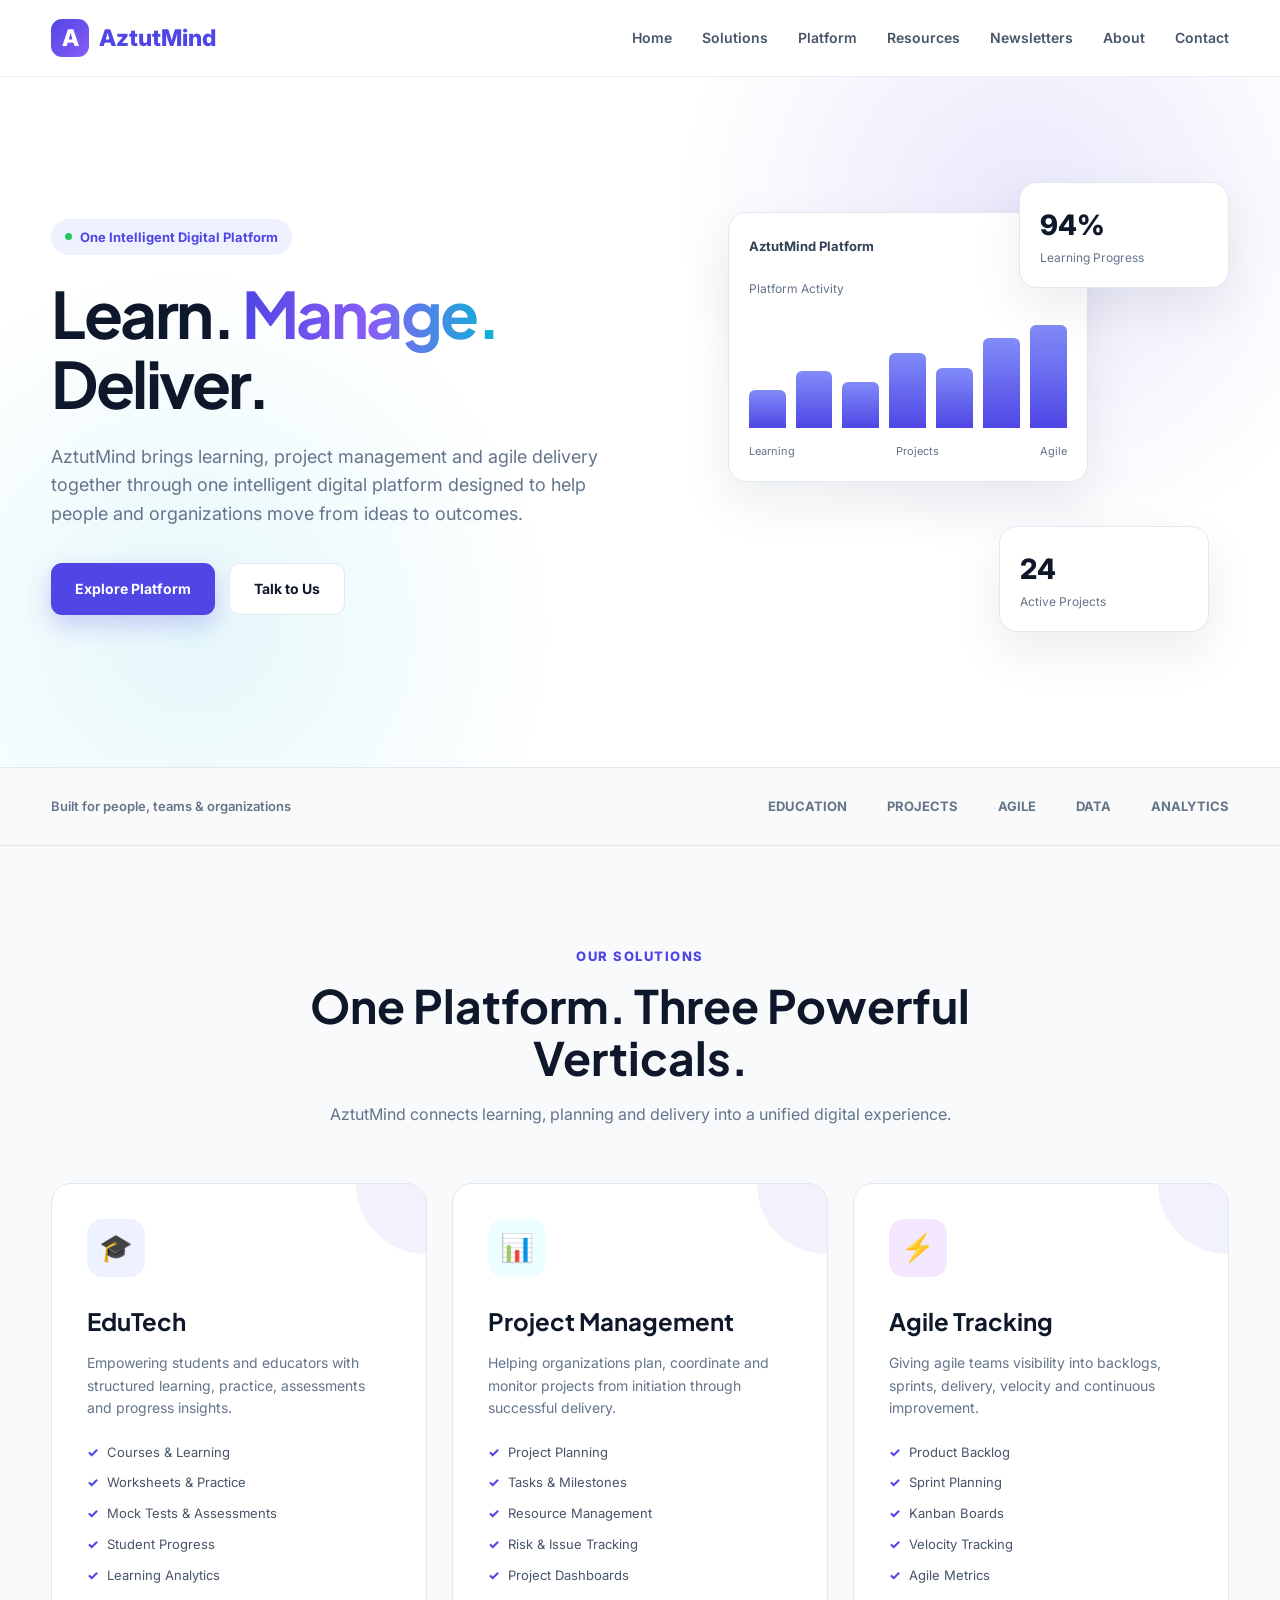
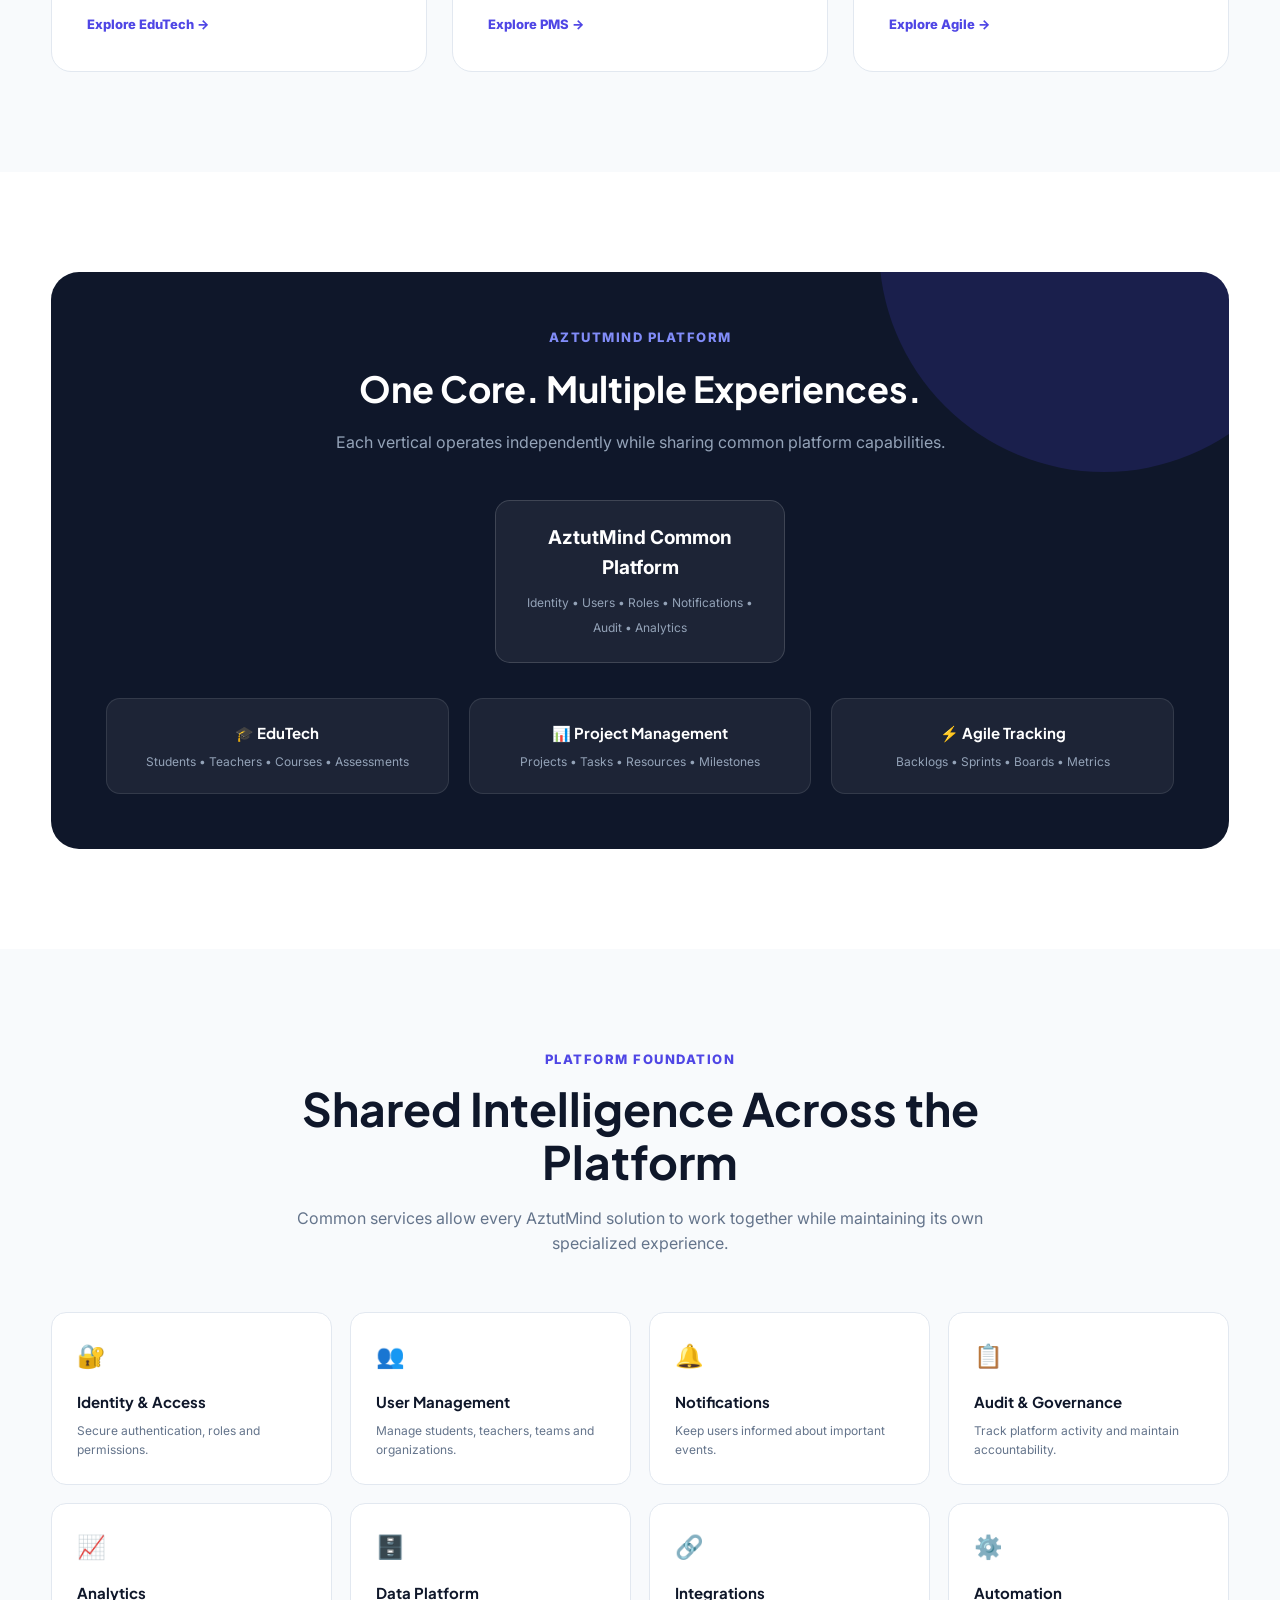
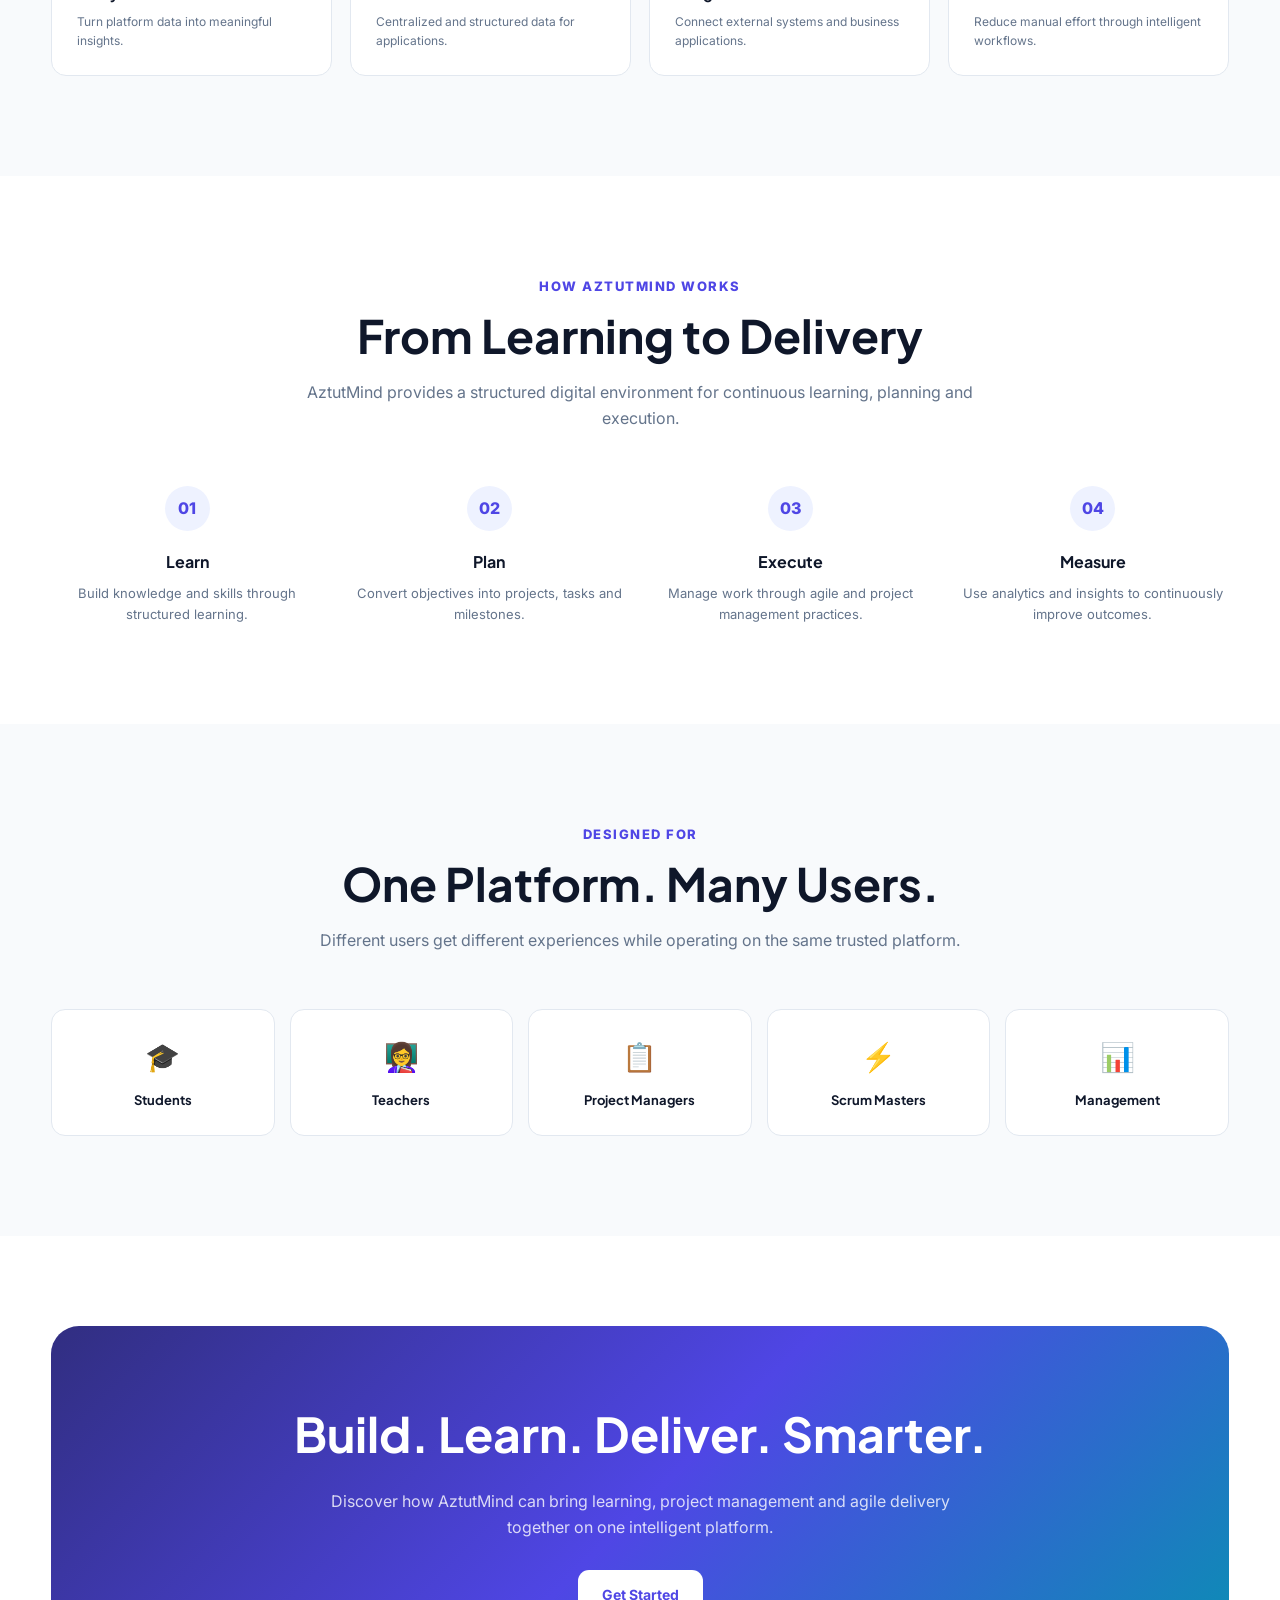
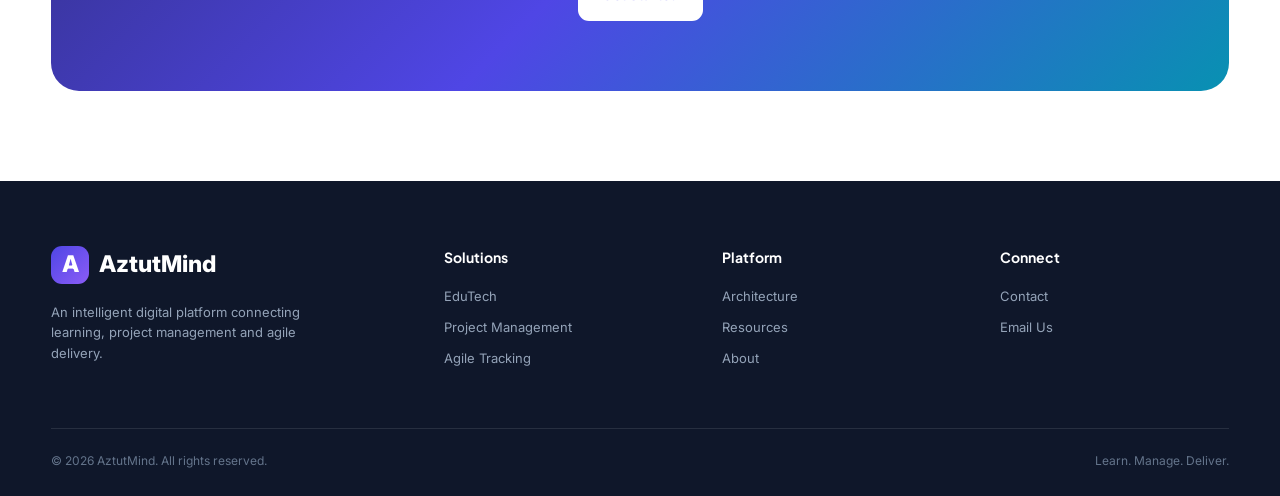
<file: index.html>
<!DOCTYPE html>
<html lang="en">
<head>
<meta charset="UTF-8">
<meta name="viewport" content="width=device-width, initial-scale=1.0">

<title>AztutMind | Learn. Manage. Deliver.</title>

<meta name="description"
      content="AztutMind is an intelligent digital platform for learning, project management and agile delivery.">

<link rel="preconnect" href="https://fonts.googleapis.com">
<link rel="preconnect" href="https://fonts.gstatic.com" crossorigin>

<link href="https://fonts.googleapis.com/css2?family=Inter:wght@400;500;600;700;800&family=Plus+Jakarta+Sans:wght@500;600;700;800&display=swap"
      rel="stylesheet">
<nav>

<ul>

</ul>

</nav>
<style>

:root {
    --primary: #4f46e5;
    --primary-dark: #3730a3;
    --secondary: #06b6d4;
    --accent: #8b5cf6;

    --dark: #0f172a;
    --dark-2: #1e293b;

    --text: #334155;
    --muted: #64748b;

    --light: #f8fafc;
    --white: #ffffff;

    --border: #e2e8f0;

    --shadow: 0 20px 50px rgba(15, 23, 42, 0.08);
    --radius: 20px;
}

* {
    margin: 0;
    padding: 0;
    box-sizing: border-box;
}

html {
    scroll-behavior: smooth;
}

body {
    font-family: "Inter", sans-serif;
    color: var(--text);
    background: var(--white);
    line-height: 1.6;
}

h1,
h2,
h3,
h4 {
    font-family: "Plus Jakarta Sans", sans-serif;
    color: var(--dark);
}

a {
    text-decoration: none;
    color: inherit;
}

.container {
    width: min(1180px, 92%);
    margin: auto;
}

/* =========================
   NAVBAR
========================= */

.navbar {
    position: sticky;
    top: 0;
    z-index: 1000;
    background: rgba(255,255,255,0.92);
    backdrop-filter: blur(15px);
    border-bottom: 1px solid rgba(226,232,240,0.7);
}

.nav-inner {
    height: 76px;
    display: flex;
    align-items: center;
    justify-content: space-between;
}

.logo {
    display: flex;
    align-items: center;
    gap: 10px;
    font-size: 23px;
    font-weight: 800;
    color: var(--dark);
}

.logo-mark {
    width: 38px;
    height: 38px;
    border-radius: 11px;
    background: linear-gradient(135deg, var(--primary), var(--accent));
    color: white;
    display: flex;
    align-items: center;
    justify-content: center;
    font-weight: 800;
}

.logo span {
    color: var(--primary);
}

.nav-links {
    display: flex;
    align-items: center;
    gap: 30px;
}

.nav-links a {
    font-size: 14px;
    font-weight: 600;
    color: #475569;
    transition: 0.2s;
}

.nav-links a:hover {
    color: var(--primary);
}

.nav-button {
    padding: 11px 20px;
    background: var(--primary);
    color: white !important;
    border-radius: 10px;
}

.menu-btn {
    display: none;
    font-size: 26px;
    cursor: pointer;
}

/* =========================
   HERO
========================= */

.hero {
    position: relative;
    overflow: hidden;
    padding: 105px 0 115px;
    background:
        radial-gradient(circle at 80% 20%, rgba(79,70,229,0.12), transparent 30%),
        radial-gradient(circle at 15% 80%, rgba(6,182,212,0.10), transparent 30%),
        #ffffff;
}

.hero-grid {
    display: grid;
    grid-template-columns: 1.05fr 0.95fr;
    gap: 70px;
    align-items: center;
}

.badge {
    display: inline-flex;
    align-items: center;
    gap: 8px;
    padding: 8px 14px;
    border-radius: 30px;
    background: #eef2ff;
    color: var(--primary);
    font-size: 13px;
    font-weight: 700;
    margin-bottom: 24px;
}

.badge-dot {
    width: 7px;
    height: 7px;
    background: #22c55e;
    border-radius: 50%;
}

.hero h1 {
    font-size: clamp(44px, 5vw, 68px);
    line-height: 1.08;
    letter-spacing: -2.5px;
    margin-bottom: 25px;
}

.hero h1 span {
    background: linear-gradient(
        90deg,
        var(--primary),
        var(--accent),
        var(--secondary)
    );
    -webkit-background-clip: text;
    -webkit-text-fill-color: transparent;
}

.hero-text {
    font-size: 18px;
    color: var(--muted);
    max-width: 620px;
    margin-bottom: 34px;
}

.hero-actions {
    display: flex;
    gap: 14px;
    flex-wrap: wrap;
}

.btn {
    display: inline-flex;
    align-items: center;
    justify-content: center;
    padding: 14px 24px;
    border-radius: 11px;
    font-weight: 700;
    font-size: 14px;
    transition: 0.25s;
}

.btn-primary {
    background: var(--primary);
    color: white;
    box-shadow: 0 10px 25px rgba(79,70,229,0.25);
}

.btn-primary:hover {
    transform: translateY(-2px);
    background: var(--primary-dark);
}

.btn-outline {
    border: 1px solid var(--border);
    color: var(--dark);
    background: white;
}

.btn-outline:hover {
    border-color: var(--primary);
    color: var(--primary);
}

/* =========================
   PLATFORM VISUAL
========================= */

.platform-visual {
    position: relative;
    min-height: 470px;
}

.dashboard-card {
    position: absolute;
    width: 360px;
    background: white;
    border: 1px solid var(--border);
    border-radius: 18px;
    padding: 20px;
    box-shadow: var(--shadow);
}

.main-dashboard {
    top: 30px;
    left: 25px;
    z-index: 3;
}

.small-card {
    width: 210px;
    z-index: 4;
}

.card-one {
    top: 0;
    right: 0;
}

.card-two {
    bottom: 20px;
    right: 20px;
}

.dashboard-header {
    display: flex;
    justify-content: space-between;
    align-items: center;
    margin-bottom: 20px;
}

.dashboard-title {
    font-size: 13px;
    font-weight: 700;
}

.status {
    font-size: 10px;
    background: #dcfce7;
    color: #15803d;
    padding: 5px 8px;
    border-radius: 20px;
}

.chart {
    height: 130px;
    display: flex;
    align-items: end;
    gap: 10px;
    padding-top: 20px;
}

.bar {
    flex: 1;
    border-radius: 6px 6px 0 0;
    background: linear-gradient(to top, var(--primary), #818cf8);
}

.bar:nth-child(1) { height: 35%; }
.bar:nth-child(2) { height: 52%; }
.bar:nth-child(3) { height: 42%; }
.bar:nth-child(4) { height: 68%; }
.bar:nth-child(5) { height: 55%; }
.bar:nth-child(6) { height: 82%; }
.bar:nth-child(7) { height: 94%; }

.mini-number {
    font-size: 28px;
    font-weight: 800;
    color: var(--dark);
}

.mini-label {
    font-size: 12px;
    color: var(--muted);
}

/* =========================
   TRUST STRIP
========================= */

.trust {
    border-top: 1px solid var(--border);
    border-bottom: 1px solid var(--border);
    padding: 28px 0;
    background: #fafafa;
}

.trust-content {
    display: flex;
    align-items: center;
    justify-content: space-between;
    gap: 20px;
}

.trust-text {
    color: var(--muted);
    font-size: 13px;
    font-weight: 600;
}

.trust-items {
    display: flex;
    gap: 40px;
    color: #64748b;
    font-size: 13px;
    font-weight: 700;
}

/* =========================
   SECTION
========================= */

.section {
    padding: 100px 0;
}

.section-header {
    max-width: 720px;
    margin: 0 auto 55px;
    text-align: center;
}

.section-label {
    color: var(--primary);
    font-size: 13px;
    font-weight: 800;
    text-transform: uppercase;
    letter-spacing: 1.5px;
    margin-bottom: 12px;
}

.section-header h2 {
    font-size: clamp(32px, 4vw, 46px);
    line-height: 1.15;
    margin-bottom: 18px;
}

.section-header p {
    color: var(--muted);
    font-size: 16px;
}

/* =========================
   THREE VERTICALS
========================= */

.verticals {
    background: var(--light);
}

.vertical-grid {
    display: grid;
    grid-template-columns: repeat(3, 1fr);
    gap: 25px;
}

.vertical-card {
    position: relative;
    background: white;
    border: 1px solid var(--border);
    border-radius: var(--radius);
    padding: 35px;
    transition: 0.3s;
    overflow: hidden;
}

.vertical-card:hover {
    transform: translateY(-8px);
    box-shadow: var(--shadow);
}

.vertical-card::after {
    content: "";
    position: absolute;
    width: 140px;
    height: 140px;
    border-radius: 50%;
    right: -70px;
    top: -70px;
    background: rgba(79,70,229,0.07);
}

.vertical-icon {
    width: 58px;
    height: 58px;
    border-radius: 15px;
    display: flex;
    align-items: center;
    justify-content: center;
    font-size: 27px;
    margin-bottom: 25px;
}

.edu-icon {
    background: #eef2ff;
}

.pms-icon {
    background: #ecfeff;
}

.agile-icon {
    background: #f3e8ff;
}

.vertical-card h3 {
    font-size: 24px;
    margin-bottom: 12px;
}

.vertical-card p {
    color: var(--muted);
    font-size: 14px;
    margin-bottom: 22px;
}

.vertical-list {
    list-style: none;
    margin-bottom: 25px;
}

.vertical-list li {
    font-size: 13px;
    margin: 10px 0;
    color: #475569;
}

.vertical-list li::before {
    content: "✓";
    color: var(--primary);
    font-weight: 800;
    margin-right: 9px;
}

.learn-more {
    color: var(--primary);
    font-size: 13px;
    font-weight: 800;
}

/* =========================
   PLATFORM ARCHITECTURE
========================= */

.architecture {
    background: white;
}

.architecture-box {
    background: #0f172a;
    border-radius: 28px;
    padding: 55px;
    color: white;
    position: relative;
    overflow: hidden;
}

.architecture-box::before {
    content: "";
    position: absolute;
    width: 450px;
    height: 450px;
    border-radius: 50%;
    background: rgba(79,70,229,0.18);
    top: -250px;
    right: -100px;
}

.architecture-header {
    text-align: center;
    position: relative;
    z-index: 2;
    margin-bottom: 45px;
}

.architecture-header h2 {
    color: white;
    font-size: 36px;
    margin-bottom: 12px;
}

.architecture-header p {
    color: #94a3b8;
}

.architecture-core {
    width: 290px;
    margin: 0 auto 35px;
    text-align: center;
    padding: 22px;
    border: 1px solid rgba(255,255,255,0.15);
    background: rgba(255,255,255,0.06);
    border-radius: 15px;
}

.architecture-core strong {
    display: block;
    font-size: 19px;
    margin-bottom: 5px;
}

.architecture-core span {
    font-size: 12px;
    color: #94a3b8;
}

.architecture-lines {
    display: grid;
    grid-template-columns: repeat(3, 1fr);
    gap: 20px;
}

.arch-box {
    text-align: center;
    padding: 22px;
    border-radius: 14px;
    background: rgba(255,255,255,0.06);
    border: 1px solid rgba(255,255,255,0.1);
}

.arch-box h4 {
    color: white;
    font-size: 15px;
    margin-bottom: 7px;
}

.arch-box p {
    color: #94a3b8;
    font-size: 12px;
}

/* =========================
   COMMON PLATFORM SERVICES
========================= */

.services {
    background: #f8fafc;
}

.service-grid {
    display: grid;
    grid-template-columns: repeat(4, 1fr);
    gap: 18px;
}

.service-card {
    padding: 25px;
    background: white;
    border: 1px solid var(--border);
    border-radius: 15px;
}

.service-icon {
    font-size: 23px;
    margin-bottom: 15px;
}

.service-card h4 {
    font-size: 15px;
    margin-bottom: 7px;
}

.service-card p {
    font-size: 12px;
    color: var(--muted);
}

/* =========================
   HOW IT WORKS
========================= */

.process-grid {
    display: grid;
    grid-template-columns: repeat(4, 1fr);
    gap: 30px;
}

.process {
    position: relative;
    text-align: center;
}

.process-number {
    width: 45px;
    height: 45px;
    border-radius: 50%;
    background: #eef2ff;
    color: var(--primary);
    display: flex;
    align-items: center;
    justify-content: center;
    margin: 0 auto 18px;
    font-weight: 800;
}

.process h4 {
    font-size: 16px;
    margin-bottom: 8px;
}

.process p {
    font-size: 13px;
    color: var(--muted);
}

/* =========================
   AUDIENCE
========================= */

.audience {
    background: var(--light);
}

.audience-grid {
    display: grid;
    grid-template-columns: repeat(5, 1fr);
    gap: 15px;
}

.audience-card {
    background: white;
    padding: 25px 15px;
    border-radius: 14px;
    text-align: center;
    border: 1px solid var(--border);
}

.audience-card div {
    font-size: 28px;
    margin-bottom: 10px;
}

.audience-card h4 {
    font-size: 13px;
}

/* =========================
   CTA
========================= */

.cta {
    padding: 90px 0;
}

.cta-box {
    background:
        linear-gradient(
            135deg,
            #312e81,
            #4f46e5,
            #0891b2
        );
    border-radius: 28px;
    padding: 70px 50px;
    text-align: center;
    color: white;
}

.cta-box h2 {
    color: white;
    font-size: clamp(32px, 4vw, 48px);
    margin-bottom: 16px;
}

.cta-box p {
    color: rgba(255,255,255,0.8);
    max-width: 650px;
    margin: auto auto 30px;
}

.cta-box .btn {
    background: white;
    color: var(--primary);
}

/* =========================
   FOOTER
========================= */

footer {
    background: #0f172a;
    color: white;
    padding: 65px 0 25px;
}

.footer-grid {
    display: grid;
    grid-template-columns: 1.5fr repeat(3, 1fr);
    gap: 50px;
    margin-bottom: 50px;
}

.footer-brand p {
    color: #94a3b8;
    font-size: 13px;
    max-width: 300px;
    margin-top: 18px;
}

.footer-column h4 {
    color: white;
    font-size: 14px;
    margin-bottom: 18px;
}

.footer-column a {
    display: block;
    color: #94a3b8;
    font-size: 13px;
    margin: 10px 0;
}

.footer-column a:hover {
    color: white;
}

.footer-bottom {
    border-top: 1px solid rgba(255,255,255,0.1);
    padding-top: 22px;
    color: #64748b;
    font-size: 12px;
    display: flex;
    justify-content: space-between;
}

/* =========================
   RESPONSIVE
========================= */

@media(max-width: 900px) {

    .nav-links {
        display: none;
        position: absolute;
        top: 76px;
        left: 0;
        right: 0;
        background: white;
        padding: 25px;
        flex-direction: column;
        border-bottom: 1px solid var(--border);
    }

    .nav-links.active {
        display: flex;
    }

    .menu-btn {
        display: block;
    }

    .hero-grid {
        grid-template-columns: 1fr;
    }

    .platform-visual {
        max-width: 600px;
        margin: auto;
        width: 100%;
    }

    .vertical-grid {
        grid-template-columns: 1fr;
    }

    .service-grid {
        grid-template-columns: repeat(2, 1fr);
    }

    .process-grid {
        grid-template-columns: repeat(2, 1fr);
    }

    .audience-grid {
        grid-template-columns: repeat(3, 1fr);
    }

    .footer-grid {
        grid-template-columns: repeat(2, 1fr);
    }

}

@media(max-width: 600px) {

    .hero {
        padding: 75px 0;
    }

    .hero h1 {
        font-size: 43px;
    }

    .platform-visual {
        min-height: 400px;
    }

    .dashboard-card {
        width: 280px;
    }

    .main-dashboard {
        left: 0;
    }

    .small-card {
        width: 170px;
    }

    .trust-content {
        flex-direction: column;
        align-items: flex-start;
    }

    .trust-items {
        flex-wrap: wrap;
        gap: 15px;
    }

    .architecture-box {
        padding: 35px 20px;
    }

    .architecture-lines {
        grid-template-columns: 1fr;
    }

    .service-grid,
    .process-grid {
        grid-template-columns: 1fr;
    }

    .audience-grid {
        grid-template-columns: repeat(2, 1fr);
    }

    .footer-grid {
        grid-template-columns: 1fr;
    }

    .footer-bottom {
        flex-direction: column;
        gap: 10px;
    }

}

</style>
</head>

<body>

<!-- =========================
     NAVIGATION
========================= -->

<header class="navbar">

<div class="container nav-inner">

<a href="index.html" class="logo">
    <div class="logo-mark">A</div>
    <span>AztutMind</span>
</a>

<div class="menu-btn" onclick="toggleMenu()">☰</div>

<nav class="nav-links" id="navLinks">

<a href="index.html">Home</a>

<a href="#solutions">Solutions</a>

<a href="#platform">Platform</a>

<a href="#resources">Resources</a>

<a href="https://www.nl.aztutmind.com">Newsletters</a>

<a href="#about">About</a>

<a href="https://forms.gle/kNW3dTP5tMWqkaGj6">Contact</a>

</nav>

</div>

</header>


<!-- =========================
     HERO
========================= -->

<section class="hero">

<div class="container hero-grid">

<div>

<div class="badge">
    <span class="badge-dot"></span>
    One Intelligent Digital Platform
</div>

<h1>
    Learn.
    <span>Manage.</span>
    Deliver.
</h1>

<p class="hero-text">

AztutMind brings learning, project management and agile delivery
together through one intelligent digital platform designed to help
people and organizations move from ideas to outcomes.

</p>

<div class="hero-actions">

<a href="#solutions" class="btn btn-primary">
    Explore Platform
</a>

<a href="https://forms.gle/kNW3dTP5tMWqkaGj6" class="btn btn-outline">
    Talk to Us
</a>

</div>

</div>


<!-- Dashboard visual -->

<div class="platform-visual">

<div class="dashboard-card main-dashboard">

<div class="dashboard-header">

<div class="dashboard-title">
    AztutMind Platform
</div>

<div class="status">
    Live
</div>

</div>

<div style="font-size:12px;color:#64748b;">
    Platform Activity
</div>

<div class="chart">

<div class="bar"></div>
<div class="bar"></div>
<div class="bar"></div>
<div class="bar"></div>
<div class="bar"></div>
<div class="bar"></div>
<div class="bar"></div>

</div>

<div style="
display:flex;
justify-content:space-between;
margin-top:15px;
font-size:11px;
color:#64748b;
">

<span>Learning</span>
<span>Projects</span>
<span>Agile</span>

</div>

</div>


<div class="dashboard-card small-card card-one">

<div class="mini-number">94%</div>

<div class="mini-label">
    Learning Progress
</div>

</div>


<div class="dashboard-card small-card card-two">

<div class="mini-number">24</div>

<div class="mini-label">
    Active Projects
</div>

</div>

</div>

</div>

</section>


<!-- =========================
     TRUST
========================= -->

<section class="trust">

<div class="container trust-content">

<div class="trust-text">
    Built for people, teams & organizations
</div>

<div class="trust-items">

<span>EDUCATION</span>
<span>PROJECTS</span>
<span>AGILE</span>
<span>DATA</span>
<span>ANALYTICS</span>

</div>

</div>

</section>


<!-- =========================
     THREE VERTICALS
========================= -->

<section class="section verticals" id="solutions">

<div class="container">

<div class="section-header">

<div class="section-label">
    Our Solutions
</div>

<h2>
    One Platform.
    Three Powerful Verticals.
</h2>

<p>
    AztutMind connects learning, planning and delivery into a
    unified digital experience.
</p>

</div>


<div class="vertical-grid">


<!-- EDU TECH -->

<div class="vertical-card">

<div class="vertical-icon edu-icon">
    🎓
</div>

<h3>EduTech</h3>

<p>
Empowering students and educators with structured learning,
practice, assessments and progress insights.
</p>

<ul class="vertical-list">

<li>Courses & Learning</li>
<li>Worksheets & Practice</li>
<li>Mock Tests & Assessments</li>
<li>Student Progress</li>
<li>Learning Analytics</li>

</ul>

<a href="courses.html" class="learn-more">
    Explore EduTech →
</a>

</div>


<!-- PMS -->

<div class="vertical-card">

<div class="vertical-icon pms-icon">
    📊
</div>

<h3>Project Management</h3>

<p>
Helping organizations plan, coordinate and monitor projects
from initiation through successful delivery.
</p>

<ul class="vertical-list">

<li>Project Planning</li>
<li>Tasks & Milestones</li>
<li>Resource Management</li>
<li>Risk & Issue Tracking</li>
<li>Project Dashboards</li>

</ul>

<a href="pms.html" class="learn-more">
    Explore PMS →
</a>

</div>


<!-- AGILE -->

<div class="vertical-card">

<div class="vertical-icon agile-icon">
    ⚡
</div>

<h3>Agile Tracking</h3>

<p>
Giving agile teams visibility into backlogs, sprints, delivery,
velocity and continuous improvement.
</p>

<ul class="vertical-list">

<li>Product Backlog</li>
<li>Sprint Planning</li>
<li>Kanban Boards</li>
<li>Velocity Tracking</li>
<li>Agile Metrics</li>

</ul>

<a href="agile.html" class="learn-more">
    Explore Agile →
</a>

</div>

</div>

</div>

</section>


<!-- =========================
     PLATFORM
========================= -->

<section class="section architecture" id="platform">

<div class="container">

<div class="architecture-box">

<div class="architecture-header">

<div class="section-label" style="color:#818cf8;">
    AztutMind Platform
</div>

<h2>
    One Core. Multiple Experiences.
</h2>

<p>
    Each vertical operates independently while sharing common
    platform capabilities.
</p>

</div>


<div class="architecture-core">

<strong>
    AztutMind Common Platform
</strong>

<span>
    Identity • Users • Roles • Notifications • Audit • Analytics
</span>

</div>


<div class="architecture-lines">

<div class="arch-box">

<h4>🎓 EduTech</h4>

<p>
Students • Teachers • Courses • Assessments
</p>

</div>


<div class="arch-box">

<h4>📊 Project Management</h4>

<p>
Projects • Tasks • Resources • Milestones
</p>

</div>


<div class="arch-box">

<h4>⚡ Agile Tracking</h4>

<p>
Backlogs • Sprints • Boards • Metrics
</p>

</div>

</div>

</div>

</div>

</section>


<!-- =========================
     COMMON SERVICES
========================= -->

<section class="section services">

<div class="container">

<div class="section-header">

<div class="section-label">
    Platform Foundation
</div>

<h2>
    Shared Intelligence Across the Platform
</h2>

<p>
    Common services allow every AztutMind solution to work
    together while maintaining its own specialized experience.
</p>

</div>


<div class="service-grid">


<div class="service-card">

<div class="service-icon">🔐</div>

<h4>Identity & Access</h4>

<p>
Secure authentication, roles and permissions.
</p>

</div>


<div class="service-card">

<div class="service-icon">👥</div>

<h4>User Management</h4>

<p>
Manage students, teachers, teams and organizations.
</p>

</div>


<div class="service-card">

<div class="service-icon">🔔</div>

<h4>Notifications</h4>

<p>
Keep users informed about important events.
</p>

</div>


<div class="service-card">

<div class="service-icon">📋</div>

<h4>Audit & Governance</h4>

<p>
Track platform activity and maintain accountability.
</p>

</div>


<div class="service-card">

<div class="service-icon">📈</div>

<h4>Analytics</h4>

<p>
Turn platform data into meaningful insights.
</p>

</div>


<div class="service-card">

<div class="service-icon">🗄️</div>

<h4>Data Platform</h4>

<p>
Centralized and structured data for applications.
</p>

</div>


<div class="service-card">

<div class="service-icon">🔗</div>

<h4>Integrations</h4>

<p>
Connect external systems and business applications.
</p>

</div>


<div class="service-card">

<div class="service-icon">⚙️</div>

<h4>Automation</h4>

<p>
Reduce manual effort through intelligent workflows.
</p>

</div>

</div>

</div>

</section>


<!-- =========================
     HOW IT WORKS
========================= -->

<section class="section" id="resources">

<div class="container">

<div class="section-header">

<div class="section-label">
    How AztutMind Works
</div>

<h2>
    From Learning to Delivery
</h2>

<p>
    AztutMind provides a structured digital environment
    for continuous learning, planning and execution.
</p>

</div>


<div class="process-grid">


<div class="process">

<div class="process-number">01</div>

<h4>Learn</h4>

<p>
Build knowledge and skills through structured learning.
</p>

</div>


<div class="process">

<div class="process-number">02</div>

<h4>Plan</h4>

<p>
Convert objectives into projects, tasks and milestones.
</p>

</div>


<div class="process">

<div class="process-number">03</div>

<h4>Execute</h4>

<p>
Manage work through agile and project management practices.
</p>

</div>


<div class="process">

<div class="process-number">04</div>

<h4>Measure</h4>

<p>
Use analytics and insights to continuously improve outcomes.
</p>

</div>

</div>

</div>

</section>


<!-- =========================
     USERS
========================= -->

<section class="section audience" id="about">

<div class="container">

<div class="section-header">

<div class="section-label">
    Designed For
</div>

<h2>
    One Platform. Many Users.
</h2>

<p>
    Different users get different experiences while operating
    on the same trusted platform.
</p>

</div>


<div class="audience-grid">

<div class="audience-card">
<div>🎓</div>
<h4>Students</h4>
</div>

<div class="audience-card">
<div>👩‍🏫</div>
<h4>Teachers</h4>
</div>

<div class="audience-card">
<div>📋</div>
<h4>Project Managers</h4>
</div>

<div class="audience-card">
<div>⚡</div>
<h4>Scrum Masters</h4>
</div>

<div class="audience-card">
<div>📊</div>
<h4>Management</h4>
</div>

</div>

</div>

</section>


<!-- =========================
     CTA
========================= -->

<section class="cta" id="contact">

<div class="container">

<div class="cta-box">

<h2>
    Build. Learn. Deliver. Smarter.
</h2>

<p>
    Discover how AztutMind can bring learning, project management
    and agile delivery together on one intelligent platform.
</p>

<a href="mailto:info@aztutmind.com" class="btn">
    Get Started
</a>

</div>

</div>

</section>


<!-- =========================
     FOOTER
========================= -->

<footer>

<div class="container">

<div class="footer-grid">


<div class="footer-brand">

<div class="logo" style="color:white;">

<div class="logo-mark">A</div>

AztutMind

</div>

<p>
    An intelligent digital platform connecting learning,
    project management and agile delivery.
</p>

</div>


<div class="footer-column">

<h4>Solutions</h4>

<a href="courses.html">EduTech</a>
<a href="pms.html">Project Management</a>
<a href="agile.html">Agile Tracking</a>

</div>


<div class="footer-column">

<h4>Platform</h4>

<a href="#platform">Architecture</a>
<a href="#resources">Resources</a>
<a href="#about">About</a>

</div>


<div class="footer-column">

<h4>Connect</h4>

<a href="https://forms.gle/kNW3dTP5tMWqkaGj6" >Contact</a>
<a href="mailto:info@aztutmind.com">Email Us</a>

</div>

</div>


<div class="footer-bottom">

<span>
© 2026 AztutMind. All rights reserved.
</span>

<span>
Learn. Manage. Deliver.
</span>

</div>

</div>

</footer>


<script>

function toggleMenu() {

    const menu = document.getElementById("navLinks");

    menu.classList.toggle("active");

}

document.querySelectorAll(".nav-links a").forEach(link => {

    link.addEventListener("click", () => {

        document.getElementById("navLinks")
            .classList.remove("active");

    });

});

</script>

</body>
</html>
</file>
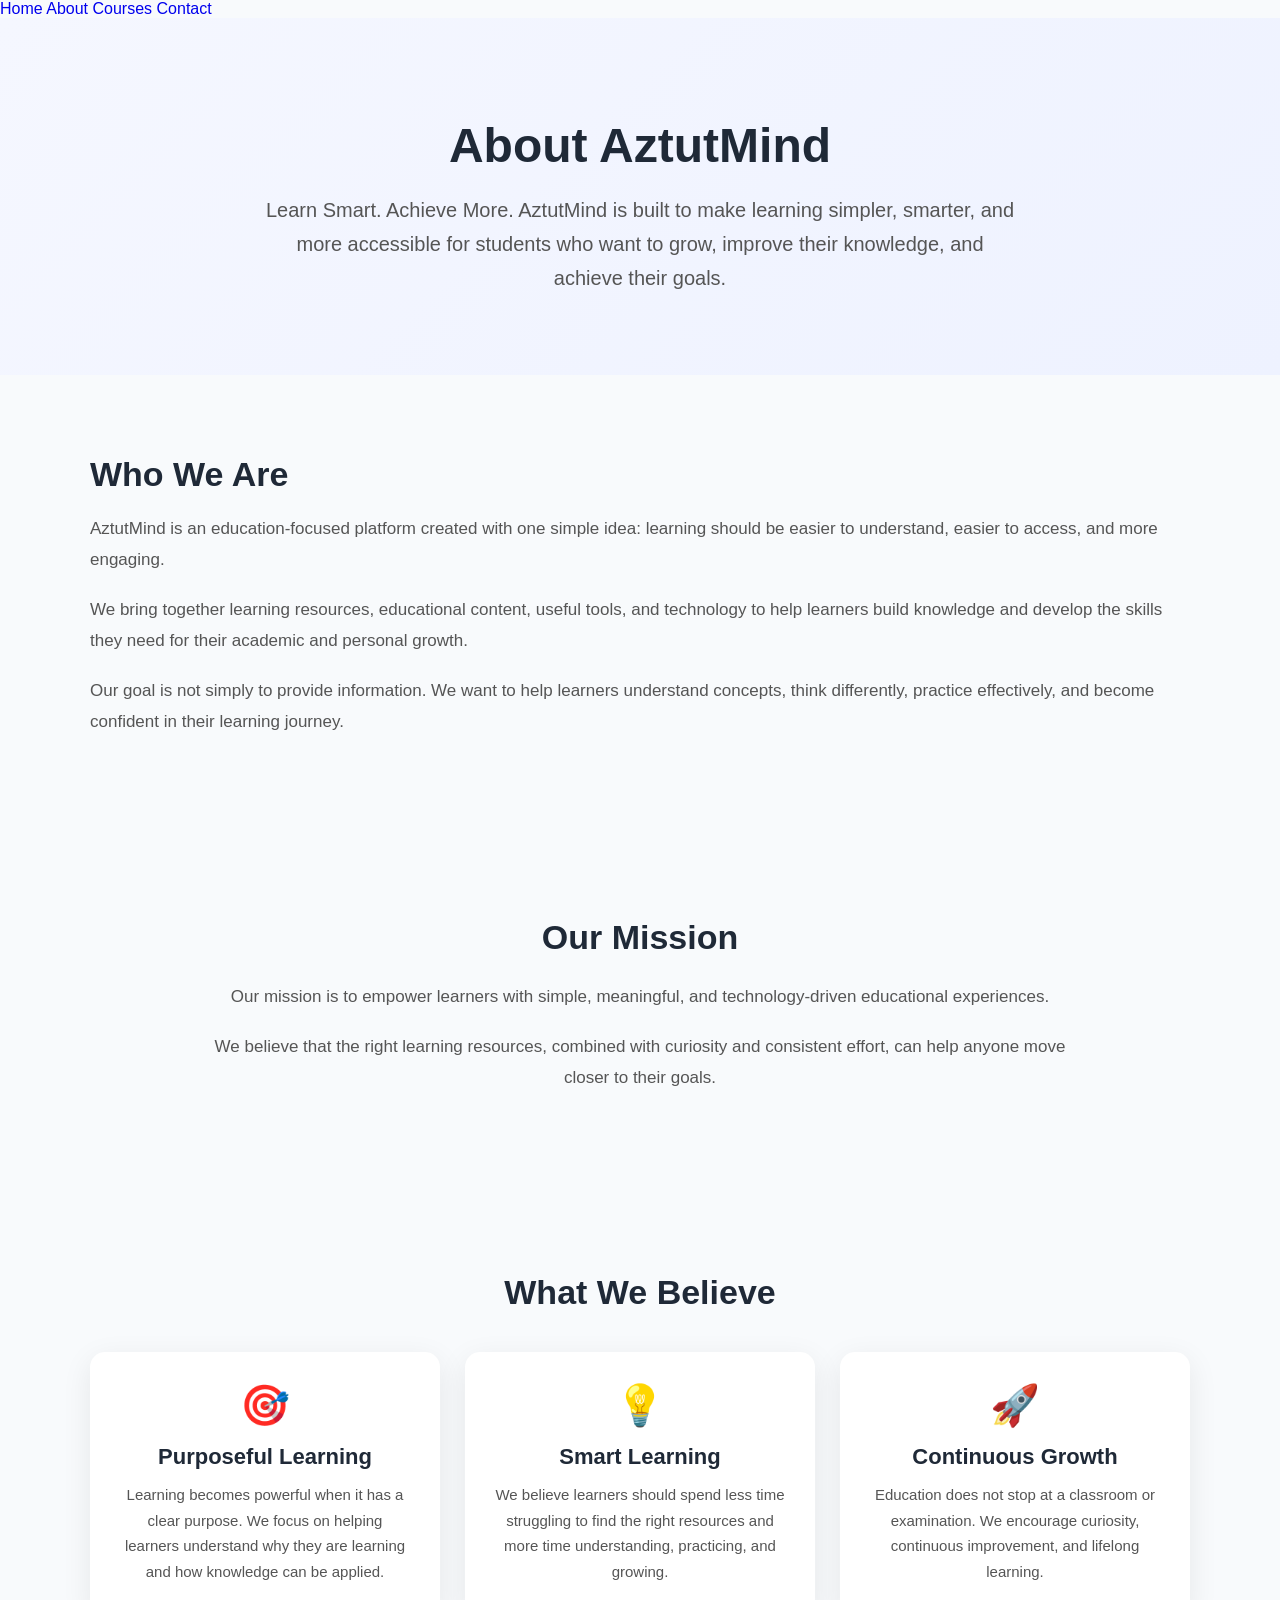
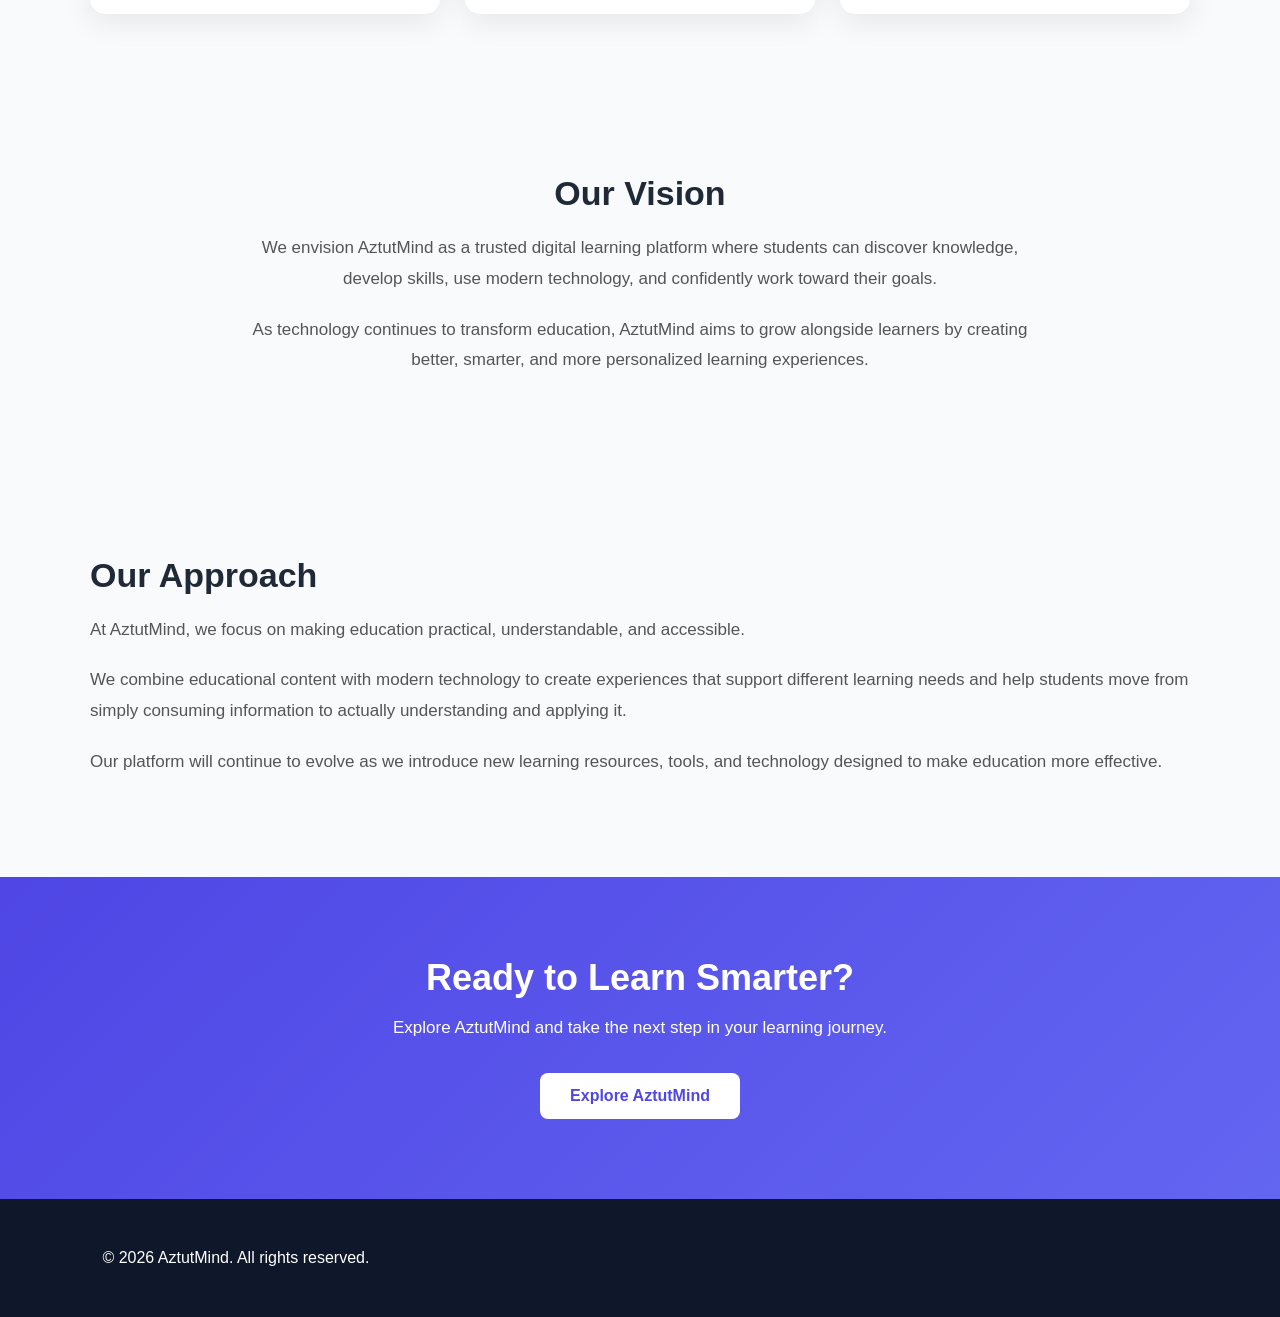
<file: about.html>
<!DOCTYPE html>
<html lang="en">

<head>
    <meta charset="UTF-8">
    <meta name="viewport" content="width=device-width, initial-scale=1.0">

    <title>About Us | AztutMind</title>

    <meta name="description"
        content="Learn more about AztutMind, our mission, vision, and commitment to helping students learn smarter and achieve more.">

    <link rel="stylesheet" href="css/style.css">

    <style>
        /* =========================
           ABOUT PAGE
        ========================= */

        .about-hero {
            padding: 100px 20px 80px;
            text-align: center;
            background: linear-gradient(135deg, #f5f7ff, #eef2ff);
        }

        .about-hero h1 {
            font-size: 48px;
            margin-bottom: 20px;
            color: #1f2937;
        }

        .about-hero p {
            max-width: 750px;
            margin: 0 auto;
            font-size: 20px;
            line-height: 1.7;
            color: #555;
        }

        .about-section {
            padding: 80px 20px;
        }

        .about-container {
            max-width: 1100px;
            margin: auto;
        }

        .about-section h2 {
            font-size: 34px;
            margin-bottom: 20px;
            color: #1f2937;
        }

        .about-section p {
            font-size: 17px;
            line-height: 1.8;
            color: #555;
            margin-bottom: 20px;
        }

        .about-grid {
            display: grid;
            grid-template-columns: repeat(3, 1fr);
            gap: 25px;
            margin-top: 40px;
        }

        .about-card {
            padding: 30px;
            border-radius: 15px;
            background: #ffffff;
            box-shadow: 0 8px 30px rgba(0, 0, 0, 0.08);
            text-align: center;
        }

        .about-card .icon {
            font-size: 40px;
            margin-bottom: 15px;
        }

        .about-card h3 {
            font-size: 22px;
            margin-bottom: 12px;
            color: #1f2937;
        }

        .about-card p {
            font-size: 15px;
            line-height: 1.7;
            margin-bottom: 0;
        }

        .mission-section {
            background: #f8fafc;
        }

        .mission-box {
            max-width: 900px;
            margin: auto;
            text-align: center;
        }

        .mission-box h2 {
            margin-bottom: 25px;
        }

        .vision-section {
            text-align: center;
        }

        .vision-text {
            max-width: 800px;
            margin: auto;
        }

        .cta-section {
            padding: 80px 20px;
            text-align: center;
            background: linear-gradient(135deg, #4f46e5, #6366f1);
            color: white;
        }

        .cta-section h2 {
            font-size: 36px;
            margin-bottom: 15px;
        }

        .cta-section p {
            max-width: 650px;
            margin: 0 auto 30px;
            line-height: 1.7;
            font-size: 17px;
        }

        .cta-button {
            display: inline-block;
            padding: 14px 30px;
            border-radius: 8px;
            background: white;
            color: #4f46e5;
            text-decoration: none;
            font-weight: 600;
            transition: 0.3s;
        }

        .cta-button:hover {
            transform: translateY(-2px);
        }

        @media (max-width: 768px) {

            .about-hero h1 {
                font-size: 36px;
            }

            .about-hero p {
                font-size: 17px;
            }

            .about-grid {
                grid-template-columns: 1fr;
            }

            .about-section h2 {
                font-size: 28px;
            }
        }
    </style>
</head>

<body>

    <!-- =========================
         HEADER
    ========================== -->

    <header>

        <nav>
            <a href="index.html">Home</a>
            <a href="about.html">About</a>
            <a href="courses.html">Courses</a>
            <a href="contact.html">Contact</a>
        </nav>

    </header>


    <!-- =========================
         HERO
    ========================== -->

    <section class="about-hero">

        <h1>About AztutMind</h1>

        <p>
            Learn Smart. Achieve More.
            AztutMind is built to make learning simpler, smarter,
            and more accessible for students who want to grow,
            improve their knowledge, and achieve their goals.
        </p>

    </section>


    <!-- =========================
         ABOUT US
    ========================== -->

    <section class="about-section">

        <div class="about-container">

            <h2>Who We Are</h2>

            <p>
                AztutMind is an education-focused platform created
                with one simple idea: learning should be easier to
                understand, easier to access, and more engaging.
            </p>

            <p>
                We bring together learning resources, educational
                content, useful tools, and technology to help learners
                build knowledge and develop the skills they need for
                their academic and personal growth.
            </p>

            <p>
                Our goal is not simply to provide information.
                We want to help learners understand concepts,
                think differently, practice effectively, and
                become confident in their learning journey.
            </p>

        </div>

    </section>


    <!-- =========================
         MISSION
    ========================== -->

    <section class="about-section mission-section">

        <div class="mission-box">

            <h2>Our Mission</h2>

            <p>
                Our mission is to empower learners with simple,
                meaningful, and technology-driven educational
                experiences.
            </p>

            <p>
                We believe that the right learning resources,
                combined with curiosity and consistent effort,
                can help anyone move closer to their goals.
            </p>

        </div>

    </section>


    <!-- =========================
         WHAT WE BELIEVE
    ========================== -->

    <section class="about-section">

        <div class="about-container">

            <h2 style="text-align:center;">What We Believe</h2>

            <div class="about-grid">

                <div class="about-card">

                    <div class="icon">🎯</div>

                    <h3>Purposeful Learning</h3>

                    <p>
                        Learning becomes powerful when it has a clear
                        purpose. We focus on helping learners understand
                        why they are learning and how knowledge can be
                        applied.
                    </p>

                </div>


                <div class="about-card">

                    <div class="icon">💡</div>

                    <h3>Smart Learning</h3>

                    <p>
                        We believe learners should spend less time
                        struggling to find the right resources and
                        more time understanding, practicing, and growing.
                    </p>

                </div>


                <div class="about-card">

                    <div class="icon">🚀</div>

                    <h3>Continuous Growth</h3>

                    <p>
                        Education does not stop at a classroom or
                        examination. We encourage curiosity,
                        continuous improvement, and lifelong learning.
                    </p>

                </div>

            </div>

        </div>

    </section>


    <!-- =========================
         VISION
    ========================== -->

    <section class="about-section mission-section vision-section">

        <div class="vision-text">

            <h2>Our Vision</h2>

            <p>
                We envision AztutMind as a trusted digital learning
                platform where students can discover knowledge,
                develop skills, use modern technology, and confidently
                work toward their goals.
            </p>

            <p>
                As technology continues to transform education,
                AztutMind aims to grow alongside learners by creating
                better, smarter, and more personalized learning
                experiences.
            </p>

        </div>

    </section>


    <!-- =========================
         OUR APPROACH
    ========================== -->

    <section class="about-section">

        <div class="about-container">

            <h2>Our Approach</h2>

            <p>
                At AztutMind, we focus on making education practical,
                understandable, and accessible.
            </p>

            <p>
                We combine educational content with modern technology
                to create experiences that support different learning
                needs and help students move from simply consuming
                information to actually understanding and applying it.
            </p>

            <p>
                Our platform will continue to evolve as we introduce
                new learning resources, tools, and technology designed
                to make education more effective.
            </p>

        </div>

    </section>


    <!-- =========================
         CTA
    ========================== -->

    <section class="cta-section">

        <h2>Ready to Learn Smarter?</h2>

        <p>
            Explore AztutMind and take the next step in your learning
            journey.
        </p>

        <a href="index.html" class="cta-button">
            Explore AztutMind
        </a>

    </section>


    <!-- =========================
         FOOTER
    ========================== -->

    <footer>

        <p>
            © 2026 AztutMind. All rights reserved.
        </p>

    </footer>


</body>

</html>
</file>
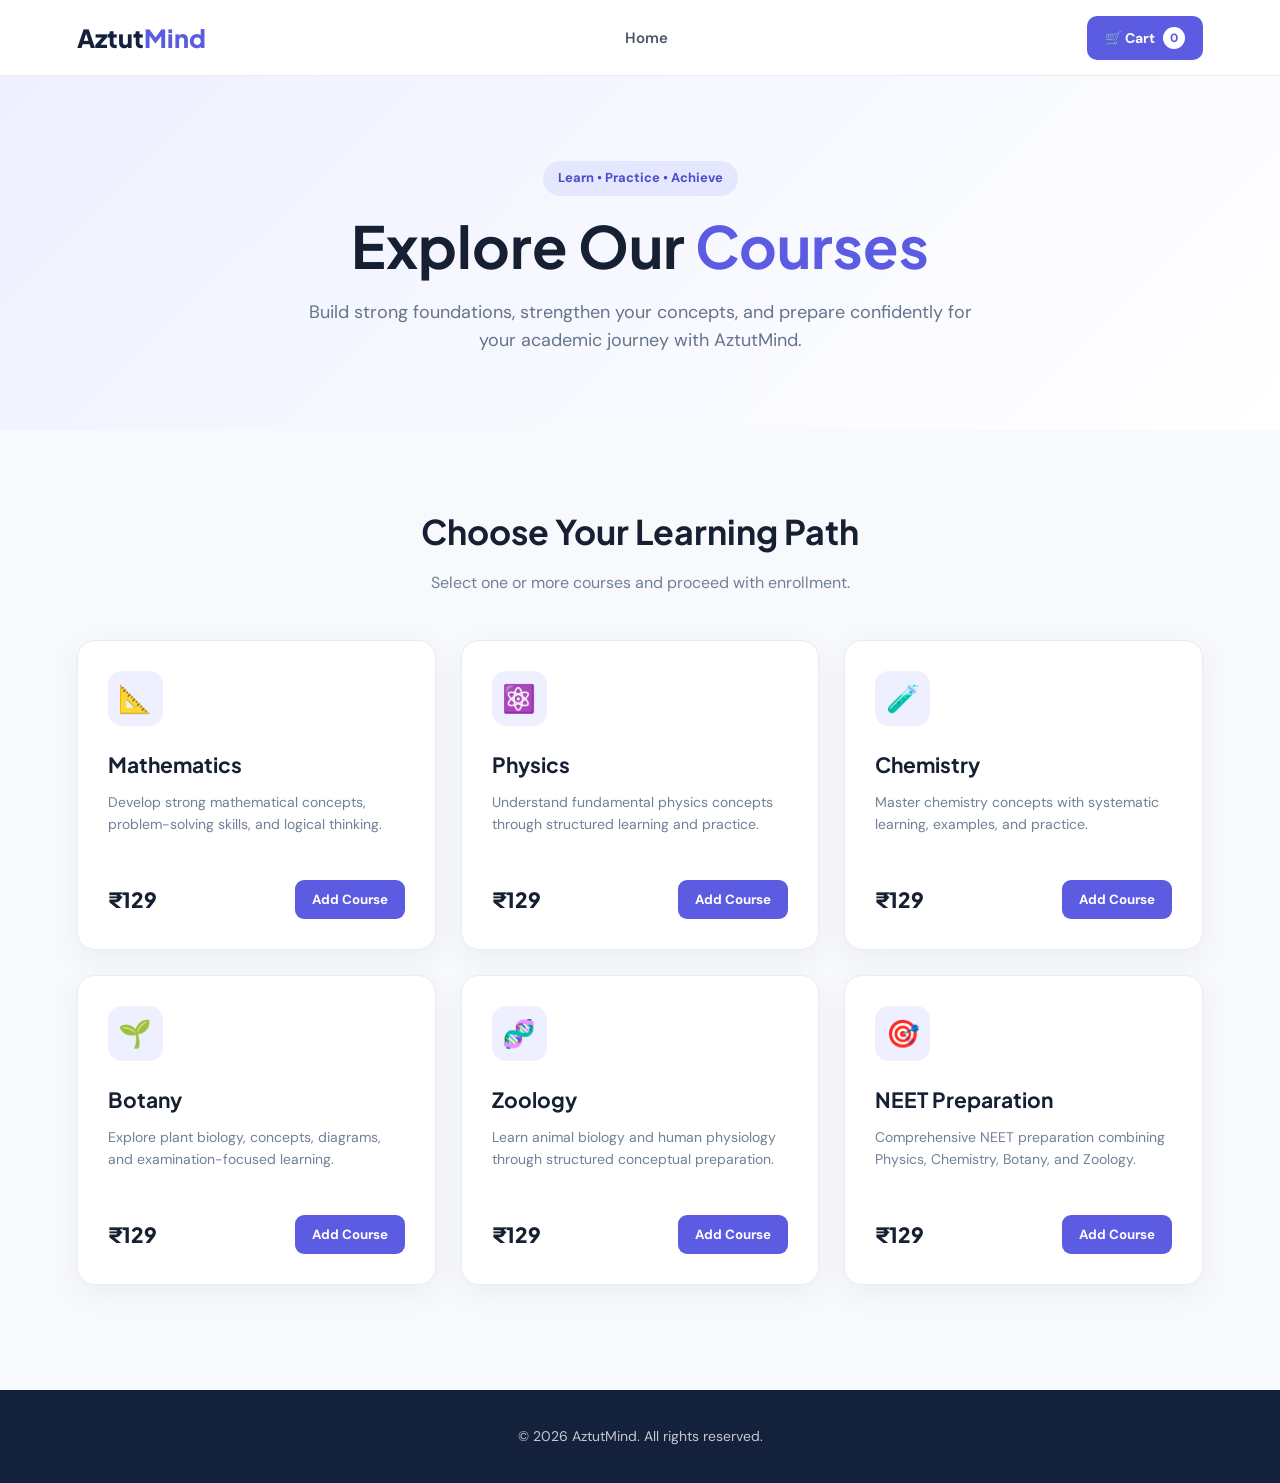
<file: courses.html>
<!DOCTYPE html>
<html lang="en">
<head>
  <meta charset="UTF-8">

  <meta
    name="viewport"
    content="width=device-width, initial-scale=1.0"
  >

  <title>AztutMind | Courses</title>

  <!-- Google Fonts -->
  <link
    href="https://fonts.googleapis.com/css2?family=DM+Sans:wght@400;500;600;700&family=Plus+Jakarta+Sans:wght@600;700;800&display=swap"
    rel="stylesheet"
  >

  <style>

    /* =====================================================
       GLOBAL
       ===================================================== */

    * {
      box-sizing: border-box;
      margin: 0;
      padding: 0;
    }

    body {
      font-family: "DM Sans", sans-serif;
      background: #f7f9fc;
      color: #172033;
      line-height: 1.6;
    }

    button,
    input,
    select {
      font-family: inherit;
    }

    button {
      cursor: pointer;
    }


    /* =====================================================
       NAVIGATION
       ===================================================== */

    nav {
      height: 76px;
      background: #ffffff;
      border-bottom: 1px solid #e9edf4;

      display: flex;
      align-items: center;
      justify-content: space-between;

      padding: 0 6%;

      position: sticky;
      top: 0;
      z-index: 1000;
    }

    .logo {
      font-family: "Plus Jakarta Sans", sans-serif;
      font-size: 25px;
      font-weight: 800;
      color: #14213d;
      text-decoration: none;
    }

    .logo span {
      color: #5b5ce2;
    }

    .nav-links {
      display: flex;
      align-items: center;
      gap: 32px;
    }

    .nav-links a {
      text-decoration: none;
      color: #4a5568;
      font-weight: 600;
      font-size: 15px;
      transition: 0.2s;
    }

    .nav-links a:hover {
      color: #5b5ce2;
    }

    .cart-button {
      border: none;
      background: #5b5ce2;
      color: #ffffff;

      padding: 11px 18px;
      border-radius: 10px;

      font-weight: 700;
      font-size: 14px;

      display: flex;
      align-items: center;
      gap: 8px;
    }

    .cart-button:hover {
      background: #4849c9;
    }

    #cartCount {
      background: #ffffff;
      color: #5b5ce2;

      min-width: 22px;
      height: 22px;

      border-radius: 50%;

      display: inline-flex;
      align-items: center;
      justify-content: center;

      font-size: 12px;
      font-weight: 800;
    }


    /* =====================================================
       HERO
       ===================================================== */

    .hero {
      background:
        linear-gradient(
          135deg,
          #eef0ff 0%,
          #f8f9ff 55%,
          #ffffff 100%
        );

      padding: 85px 6% 75px;
      text-align: center;
    }

    .hero-label {
      display: inline-block;

      background: #e5e7ff;
      color: #4b4cc9;

      padding: 7px 15px;
      border-radius: 30px;

      font-size: 13px;
      font-weight: 700;

      margin-bottom: 18px;
    }

    .hero h1 {
      font-family: "Plus Jakarta Sans", sans-serif;

      font-size: clamp(36px, 5vw, 58px);
      line-height: 1.1;

      color: #172033;

      margin-bottom: 20px;
    }

    .hero h1 span {
      color: #5b5ce2;
    }

    .hero p {
      max-width: 700px;
      margin: auto;

      color: #64748b;
      font-size: 18px;
    }


    /* =====================================================
       COURSE SECTION
       ===================================================== */

    .courses-section {
      padding: 75px 6%;
      max-width: 1400px;
      margin: auto;
    }

    .section-heading {
      text-align: center;
      margin-bottom: 45px;
    }

    .section-heading h2 {
      font-family: "Plus Jakarta Sans", sans-serif;

      font-size: 34px;
      color: #172033;

      margin-bottom: 10px;
    }

    .section-heading p {
      color: #718096;
    }

    .course-grid {
      display: grid;

      grid-template-columns:
        repeat(3, minmax(0, 1fr));

      gap: 25px;
    }


    /* =====================================================
       COURSE CARD
       ===================================================== */

    .course-card {
      background: #ffffff;

      border: 1px solid #e8ebf2;
      border-radius: 18px;

      padding: 30px;

      display: flex;
      flex-direction: column;

      min-height: 310px;

      box-shadow:
        0 8px 30px rgba(20, 33, 61, 0.05);

      transition:
        transform 0.25s,
        box-shadow 0.25s;
    }

    .course-card:hover {
      transform: translateY(-5px);

      box-shadow:
        0 18px 45px rgba(20, 33, 61, 0.10);
    }

    .course-icon {
      width: 55px;
      height: 55px;

      border-radius: 14px;

      background: #eef0ff;

      display: flex;
      align-items: center;
      justify-content: center;

      font-size: 27px;

      margin-bottom: 22px;
    }

    .course-card h3 {
      font-family: "Plus Jakarta Sans", sans-serif;

      font-size: 21px;

      margin-bottom: 9px;
    }

    .course-card p {
      color: #718096;

      font-size: 14px;

      flex-grow: 1;
    }

    .course-bottom {
      margin-top: 25px;

      display: flex;
      align-items: center;
      justify-content: space-between;

      gap: 15px;
    }

    .course-price {
      font-family: "Plus Jakarta Sans", sans-serif;

      font-size: 21px;
      font-weight: 800;

      color: #172033;
    }

    .add-button {
      border: none;

      background: #5b5ce2;
      color: white;

      padding: 11px 17px;

      border-radius: 9px;

      font-weight: 700;

      transition: 0.2s;
    }

    .add-button:hover {
      background: #4849c9;
    }

    .add-button:disabled {
      opacity: 0.7;
      cursor: default;
    }


    /* =====================================================
       MODAL BACKDROP
       ===================================================== */

    .modal {
      display: none;

      position: fixed;

      inset: 0;

      background:
        rgba(15, 23, 42, 0.60);

      z-index: 2000;

      align-items: center;
      justify-content: center;

      padding: 20px;
    }


    /* =====================================================
       CART MODAL
       ===================================================== */

    .modal-content {
      background: #ffffff;

      width: 100%;
      max-width: 620px;

      max-height: 90vh;

      overflow-y: auto;

      border-radius: 20px;

      padding: 30px;

      position: relative;

      box-shadow:
        0 25px 80px rgba(0, 0, 0, 0.20);
    }

    .modal-header {
      display: flex;

      align-items: center;
      justify-content: space-between;

      margin-bottom: 25px;
    }

    .modal-header h2 {
      font-family: "Plus Jakarta Sans", sans-serif;

      font-size: 25px;
    }

    .close-button {
      width: 36px;
      height: 36px;

      border: none;

      background: #f1f3f7;

      border-radius: 50%;

      font-size: 20px;

      color: #555;

      cursor: pointer;
    }

    .close-button:hover {
      background: #e5e7eb;
    }

    .cart-item {
      padding: 16px 0;

      border-bottom: 1px solid #edf0f4;
    }

    .cart-summary {
      display: flex;

      justify-content: space-between;

      align-items: center;

      margin-top: 25px;

      font-size: 20px;

      font-weight: 800;
    }

    .primary-button {
      width: 100%;

      border: none;

      background: #5b5ce2;
      color: white;

      padding: 14px;

      border-radius: 10px;

      font-size: 15px;

      font-weight: 700;

      margin-top: 22px;
    }

    .primary-button:hover {
      background: #4849c9;
    }

    .primary-button:disabled {
      opacity: 0.6;
      cursor: not-allowed;
    }


    /* =====================================================
       ENROLLMENT FORM
       ===================================================== */

    .form-group {
      margin-bottom: 18px;
    }

    .form-group label {
      display: block;

      margin-bottom: 7px;

      font-size: 14px;

      font-weight: 700;

      color: #334155;
    }

    .required {
      color: #e05252;
    }

    .form-group input,
    .form-group select {
      width: 100%;

      padding: 12px 13px;

      border: 1px solid #dce1e9;

      border-radius: 9px;

      outline: none;

      font-size: 14px;

      background: #ffffff;
    }

    .form-group input:focus,
    .form-group select:focus {
      border-color: #5b5ce2;

      box-shadow:
        0 0 0 3px rgba(91, 92, 226, 0.10);
    }

    .readonly-field {
      background: #f5f7fa !important;
      color: #64748b;
    }

    .device-options {
      display: grid;

      grid-template-columns:
        repeat(2, 1fr);

      gap: 10px;
    }

    .device-option {
      border: 1px solid #e0e5ec;

      padding: 11px;

      border-radius: 9px;

      display: flex;

      align-items: center;

      gap: 8px;

      cursor: pointer;

      font-size: 14px;
    }

    .device-option input {
      width: auto;
    }


    /* =====================================================
       SUCCESS MODAL
       ===================================================== */

    .success-content {
      max-width: 500px;
      text-align: center;
      padding: 45px 30px;
    }

    .success-icon {
      width: 75px;
      height: 75px;

      border-radius: 50%;

      background: #e7f8ef;

      color: #20935c;

      display: flex;
      align-items: center;
      justify-content: center;

      font-size: 38px;

      margin: 0 auto 22px;
    }

    .success-content h2 {
      font-family: "Plus Jakarta Sans", sans-serif;

      font-size: 28px;

      margin-bottom: 12px;
    }

    .success-content p {
      color: #64748b;

      margin-bottom: 22px;
    }

    .enrollment-id-box {
      background: #f2f3ff;

      border: 1px solid #dfe1ff;

      border-radius: 12px;

      padding: 17px;

      margin-bottom: 18px;
    }

    .enrollment-id-label {
      display: block;

      color: #667085;

      font-size: 12px;

      font-weight: 700;

      text-transform: uppercase;

      letter-spacing: 0.6px;

      margin-bottom: 5px;
    }

    #generatedEnrollmentId {
      display: block;

      font-family: "Plus Jakarta Sans", sans-serif;

      color: #4d4ecf;

      font-size: 23px;

      font-weight: 800;

      letter-spacing: 1px;
    }

    .copy-button {
      border: 1px solid #d7daf5;

      background: #ffffff;

      color: #4d4ecf;

      padding: 10px 18px;

      border-radius: 8px;

      font-weight: 700;

      margin-bottom: 15px;
    }

    .copy-button:hover {
      background: #f4f4ff;
    }

    .success-note {
      font-size: 13px;

      color: #7a8494 !important;
    }


    /* =====================================================
       FOOTER
       ===================================================== */

    footer {
      background: #14213d;

      color: #ffffff;

      text-align: center;

      padding: 35px 20px;

      margin-top: 30px;
    }

    footer p {
      opacity: 0.75;

      font-size: 14px;
    }


    /* =====================================================
       RESPONSIVE
       ===================================================== */

    @media (max-width: 900px) {

      .course-grid {
        grid-template-columns:
          repeat(2, minmax(0, 1fr));
      }

      .nav-links {
        gap: 15px;
      }

    }


    @media (max-width: 650px) {

      nav {
        height: auto;

        padding: 16px 5%;

        flex-wrap: wrap;

        gap: 15px;
      }

      .nav-links {
        order: 3;

        width: 100%;

        justify-content: center;
      }

      .hero {
        padding: 60px 5%;
      }

      .courses-section {
        padding: 55px 5%;
      }

      .course-grid {
        grid-template-columns: 1fr;
      }

      .device-options {
        grid-template-columns: 1fr;
      }

      .modal-content {
        padding: 22px;

        max-height: 94vh;
      }

    }

  </style>
</head>


<body>


<!-- =======================================================
     NAVIGATION
     ======================================================= -->

<nav>

  <a
    href="index.html"
    class="logo"
  >
    Aztut<span>Mind</span>
  </a>


  <div class="nav-links">

    <a href="index.html">
      Home
    </a>

    

  </div>


  <button
    type="button"
    class="cart-button"
    onclick="openCart()"
  >

    🛒 Cart

    <span id="cartCount">
      0
    </span>

  </button>

</nav>



<!-- =======================================================
     HERO
     ======================================================= -->

<section class="hero">

  <div class="hero-label">
    Learn • Practice • Achieve
  </div>

  <h1>
    Explore Our
    <span>Courses</span>
  </h1>

  <p>
    Build strong foundations, strengthen your concepts,
    and prepare confidently for your academic journey
    with AztutMind.
  </p>

</section>



<!-- =======================================================
     COURSES
     ======================================================= -->

<section class="courses-section">

  <div class="section-heading">

    <h2>
      Choose Your Learning Path
    </h2>

    <p>
      Select one or more courses and proceed with enrollment.
    </p>

  </div>


  <div class="course-grid">


    <!-- Mathematics -->

    <div class="course-card">

      <div class="course-icon">
        📐
      </div>

      <h3>
        Mathematics
      </h3>

      <p>
        Develop strong mathematical concepts,
        problem-solving skills, and logical thinking.
      </p>

      <div class="course-bottom">

        <div class="course-price">
          ₹129
        </div>

        <button
          type="button"
          class="add-button"
          onclick="addCourse('Mathematics', 100, this)"
        >
          Add Course
        </button>

      </div>

    </div>



    <!-- Physics -->

    <div class="course-card">

      <div class="course-icon">
        ⚛️
      </div>

      <h3>
        Physics
      </h3>

      <p>
        Understand fundamental physics concepts
        through structured learning and practice.
      </p>

      <div class="course-bottom">

        <div class="course-price">
          ₹129
        </div>

        <button
          type="button"
          class="add-button"
          onclick="addCourse('Physics', 100, this)"
        >
          Add Course
        </button>

      </div>

    </div>



    <!-- Chemistry -->

    <div class="course-card">

      <div class="course-icon">
        🧪
      </div>

      <h3>
        Chemistry
      </h3>

      <p>
        Master chemistry concepts with systematic
        learning, examples, and practice.
      </p>

      <div class="course-bottom">

        <div class="course-price">
          ₹129
        </div>

        <button
          type="button"
          class="add-button"
          onclick="addCourse('Chemistry', 100, this)"
        >
          Add Course
        </button>

      </div>

    </div>



    <!-- Botany -->

    <div class="course-card">

      <div class="course-icon">
        🌱
      </div>

      <h3>
        Botany
      </h3>

      <p>
        Explore plant biology, concepts, diagrams,
        and examination-focused learning.
      </p>

      <div class="course-bottom">

        <div class="course-price">
          ₹129
        </div>

        <button
          type="button"
          class="add-button"
          onclick="addCourse('Botany', 129, this)"
        >
          Add Course
        </button>

      </div>

    </div>



    <!-- Zoology -->

    <div class="course-card">

      <div class="course-icon">
        🧬
      </div>

      <h3>
        Zoology
      </h3>

      <p>
        Learn animal biology and human physiology
        through structured conceptual preparation.
      </p>

      <div class="course-bottom">

        <div class="course-price">
          ₹129
        </div>

        <button
          type="button"
          class="add-button"
          onclick="addCourse('Zoology', 129, this)"
        >
          Add Course
        </button>

      </div>

    </div>



    <!-- NEET -->

    <div class="course-card">

      <div class="course-icon">
        🎯
      </div>

      <h3>
        NEET Preparation
      </h3>

      <p>
        Comprehensive NEET preparation combining
        Physics, Chemistry, Botany, and Zoology.
      </p>

      <div class="course-bottom">

        <div class="course-price">
          ₹129
        </div>

        <button
          type="button"
          class="add-button"
          onclick="addCourse('NEET Preparation', 149, this)"
        >
          Add Course
        </button>

      </div>

    </div>


  </div>

</section>



<!-- =======================================================
     CART MODAL
     ======================================================= -->

<div
  id="cartModal"
  class="modal"
>

  <div class="modal-content">

    <div class="modal-header">

      <h2>
        Your Cart
      </h2>

      <button
        type="button"
        class="close-button"
        onclick="closeCart()"
      >
        ×
      </button>

    </div>


    <div id="cartItems">
    </div>


    <div class="cart-summary">

      <span>
        Total
      </span>

      <span id="cartTotal">
        ₹0
      </span>

    </div>


    <button
      type="button"
      class="primary-button"
      onclick="openEnrollmentForm()"
    >
      Continue to Enrollment
    </button>

  </div>

</div>



<!-- =======================================================
     ENROLLMENT MODAL
     ======================================================= -->

<div
  id="enrollmentModal"
  class="modal"
>

  <div class="modal-content">

    <div class="modal-header">

      <h2>
        Student Enrollment
      </h2>

      <button
        type="button"
        class="close-button"
        onclick="closeEnrollmentForm()"
      >
        ×
      </button>

    </div>


    <form
      id="enrollmentForm"
      onsubmit="submitEnrollment(event)"
    >


      <!-- Student Name -->

      <div class="form-group">

        <label for="studentName">
          Student Full Name
          <span class="required">*</span>
        </label>

        <input
          type="text"
          id="studentName"
          name="studentName"
          placeholder="Enter student's full name"
          required
        >

      </div>



      <!-- Email -->

      <div class="form-group">

        <label for="email">
          Email Address
        </label>

        <input
          type="email"
          id="email"
          name="email"
          placeholder="Enter email address"
        >

      </div>



      <!-- Mobile -->

      <div class="form-group">

        <label for="mobile">
          Mobile Number
          <span class="required">*</span>
        </label>

        <input
          type="tel"
          id="mobile"
          name="mobile"
          placeholder="Enter mobile number"
          required
        >

      </div>



      <!-- Grade -->

      <div class="form-group">

        <label for="grade">
          Grade / Class
          <span class="required">*</span>
        </label>

        <select
          id="grade"
          name="grade"
          required
        >

          <option value="">
            Select Grade / Class
          </option>

          <option value="Grade 5">
            Grade 5
          </option>

          <option value="Grade 6">
            Grade 6
          </option>

          <option value="Grade 7">
            Grade 7
          </option>

          <option value="Grade 8">
            Grade 8
          </option>

          <option value="Grade 9">
            Grade 9
          </option>

          <option value="Grade 10">
            Grade 10
          </option>

          <option value="Grade 11">
            Grade 11
          </option>

          <option value="Grade 12">
            Grade 12
          </option>

          <option value="NEET Aspirant">
            NEET Aspirant
          </option>

          <option value="Other">
            Other
          </option>

        </select>

      </div>



      <!-- Device -->

      <div class="form-group">

        <label>
          Do you have a device for online learning?
          <span class="required">*</span>
        </label>


        <div class="device-options">

          <label class="device-option">

            <input
              type="radio"
              name="device"
              value="Yes"
              required
            >

            Yes

          </label>


          <label class="device-option">

            <input
              type="radio"
              name="device"
              value="No"
            >

            No

          </label>


          <label class="device-option">

            <input
              type="radio"
              name="device"
              value="Maybe"
            >

            Maybe

          </label>


          <label class="device-option">

            <input
              type="radio"
              name="device"
              value="Other"
            >

            Other

          </label>

        </div>

      </div>



      <!-- Selected Courses -->

      <div class="form-group">

        <label for="selectedCourses">
          Selected Courses
        </label>

        <input
          type="text"
          id="selectedCourses"
          class="readonly-field"
          readonly
        >

      </div>



      <!-- Total Amount -->

      <div class="form-group">

        <label for="totalAmount">
          Total Amount
        </label>

        <input
          type="text"
          id="totalAmount"
          class="readonly-field"
          readonly
        >

      </div>



      <!-- Submit -->

      <button
        type="submit"
        id="submitEnrollmentButton"
        class="primary-button"
      >
        Submit Enrollment
      </button>


    </form>

  </div>

</div>



<!-- =======================================================
     SUCCESS / THANK YOU MODAL
     ======================================================= -->

<div
  id="successModal"
  class="modal"
>

  <div class="modal-content success-content">

    <div class="success-icon">
      ✓
    </div>


    <h2>
      Enrollment Submitted!
    </h2>


    <p>
      Thank you for enrolling with AztutMind.
      Your enrollment has been successfully submitted.
    </p>


    <div class="enrollment-id-box">

      <span class="enrollment-id-label">
        Your Enrollment ID
      </span>

      <span id="generatedEnrollmentId">
        AZT-000000
      </span>

    </div>


    <button
      type="button"
      class="copy-button"
      onclick="copyEnrollmentId()"
    >
      📋 Copy Enrollment ID
    </button>


    <p class="success-note">
      Please keep your Enrollment ID for future reference.
    </p>


    <button
      type="button"
      class="primary-button"
      onclick="closeSuccessModal()"
    >
      Done
    </button>

  </div>

</div>



<!-- =======================================================
     FOOTER
     ======================================================= -->

<footer>

  <p>
    © 2026 AztutMind. All rights reserved.
  </p>

</footer>



<script>

/* =========================================================
   GOOGLE APPS SCRIPT WEB APP
   ========================================================= */

const APPS_SCRIPT_URL =
  "https://script.google.com/macros/s/AKfycbzfw3Z5mYWtj08rd24pZWjauwsM7uGitfp7rKNRXwn4cfBaHLkHTF5V5zAwbTQy-aIB/exec";


/* =========================================================
   CART
   ========================================================= */

let cart = [];


/* =========================================================
   ADD COURSE
   ========================================================= */

function addCourse(name, price, button) {

  const existingCourse =
    cart.find(
      course => course.name === name
    );


  if (existingCourse) {

    alert(
      name +
      " is already in your cart."
    );

    return;
  }


  cart.push({

    name: name,

    price: Number(price)

  });


  updateCartCount();

  renderCart();


  if (button) {

    const originalText =
      button.innerText;


    button.innerText =
      "Added ✓";


    button.disabled =
      true;


    setTimeout(
      () => {

        button.innerText =
          originalText;

        button.disabled =
          false;

      },
      1500
    );
  }
}


/* =========================================================
   REMOVE COURSE
   ========================================================= */

function removeCourse(index) {

  if (
    index < 0 ||
    index >= cart.length
  ) {
    return;
  }


  cart.splice(index, 1);


  updateCartCount();

  renderCart();
}


/* =========================================================
   CART COUNT
   ========================================================= */

function updateCartCount() {

  const cartCount =
    document.getElementById(
      "cartCount"
    );


  if (cartCount) {

    cartCount.innerText =
      cart.length;
  }
}


/* =========================================================
   CART TOTAL
   ========================================================= */

function getCartTotal() {

  return cart.reduce(
    (
      total,
      course
    ) => {

      return total +
        Number(course.price);

    },
    0
  );
}


/* =========================================================
   OPEN CART
   ========================================================= */

function openCart() {

  const modal =
    document.getElementById(
      "cartModal"
    );


  if (modal) {

    modal.style.display =
      "flex";
  }


  renderCart();
}


/* =========================================================
   CLOSE CART
   ========================================================= */

function closeCart() {

  const modal =
    document.getElementById(
      "cartModal"
    );


  if (modal) {

    modal.style.display =
      "none";
  }
}


/* =========================================================
   RENDER CART
   ========================================================= */

function renderCart() {

  const cartItems =
    document.getElementById(
      "cartItems"
    );


  const cartTotal =
    document.getElementById(
      "cartTotal"
    );


  if (!cartItems) {
    return;
  }


  if (cart.length === 0) {

    cartItems.innerHTML = `

      <div style="
        text-align:center;
        padding:30px 20px;
        color:#667085;
      ">

        <div style="
          font-size:42px;
          margin-bottom:10px;
        ">
          🛒
        </div>

        Your cart is empty.

      </div>

    `;


    if (cartTotal) {

      cartTotal.innerText =
        "₹0";
    }


    return;
  }


  cartItems.innerHTML =
    "";


  cart.forEach(
    (
      course,
      index
    ) => {

      const item =
        document.createElement(
          "div"
        );


      item.className =
        "cart-item";


      item.innerHTML = `

        <div style="
          display:flex;
          align-items:center;
          justify-content:space-between;
          gap:15px;
        ">

          <div>

            <div style="
              font-weight:700;
              color:#172033;
            ">
              ${escapeHtml(course.name)}
            </div>

            <div style="
              color:#667085;
              font-size:14px;
              margin-top:3px;
            ">
              ₹${Number(course.price).toLocaleString("en-IN")}
            </div>

          </div>


          <button
            type="button"
            onclick="removeCourse(${index})"
            style="
              border:none;
              background:none;
              color:#d9534f;
              font-weight:700;
              cursor:pointer;
            "
          >
            Remove
          </button>

        </div>

      `;


      cartItems.appendChild(
        item
      );
    }
  );


  if (cartTotal) {

    cartTotal.innerText =
      "₹" +
      getCartTotal().toLocaleString(
        "en-IN"
      );
  }
}


/* =========================================================
   ESCAPE HTML
   ========================================================= */

function escapeHtml(value) {

  const div =
    document.createElement(
      "div"
    );


  div.textContent =
    value;


  return div.innerHTML;
}


/* =========================================================
   OPEN ENROLLMENT FORM
   ========================================================= */

function openEnrollmentForm() {

  if (cart.length === 0) {

    alert(
      "Please add at least one course to your cart."
    );

    return;
  }


  closeCart();


  const modal =
    document.getElementById(
      "enrollmentModal"
    );


  if (modal) {

    modal.style.display =
      "flex";
  }


  updateEnrollmentSummary();
}


/* =========================================================
   CLOSE ENROLLMENT FORM
   ========================================================= */

function closeEnrollmentForm() {

  const modal =
    document.getElementById(
      "enrollmentModal"
    );


  if (modal) {

    modal.style.display =
      "none";
  }
}


/* =========================================================
   UPDATE ENROLLMENT SUMMARY
   ========================================================= */

function updateEnrollmentSummary() {

  const selectedCourses =
    document.getElementById(
      "selectedCourses"
    );


  const totalAmount =
    document.getElementById(
      "totalAmount"
    );


  const courses =
    cart
      .map(
        course => course.name
      )
      .join(", ");


  const total =
    getCartTotal();


  if (selectedCourses) {

    selectedCourses.value =
      courses;
  }


  if (totalAmount) {

    totalAmount.value =
      "₹" +
      total.toLocaleString(
        "en-IN"
      );
  }
}


/* =========================================================
   SUBMIT ENROLLMENT
   ========================================================= */

async function submitEnrollment(event) {

  event.preventDefault();


  if (cart.length === 0) {

    alert(
      "Please select at least one course."
    );

    return;
  }


  const form =
    document.getElementById(
      "enrollmentForm"
    );


  const submitButton =
    document.getElementById(
      "submitEnrollmentButton"
    );


  const studentName =
    document
      .getElementById(
        "studentName"
      )
      .value
      .trim();


  const email =
    document
      .getElementById(
        "email"
      )
      .value
      .trim();


  const mobile =
    document
      .getElementById(
        "mobile"
      )
      .value
      .trim();


  const grade =
    document
      .getElementById(
        "grade"
      )
      .value
      .trim();


  const deviceElement =
    document.querySelector(
      'input[name="device"]:checked'
    );


  const device =
    deviceElement
      ? deviceElement.value
      : "";


  const courses =
    cart.map(
      course => course.name
    );


  const total =
    getCartTotal();


  /* =======================================================
     VALIDATION
     ======================================================= */

  if (!studentName) {

    alert(
      "Please enter the student's full name."
    );

    return;
  }


  if (!mobile) {

    alert(
      "Please enter the mobile number."
    );

    return;
  }


  if (!grade) {

    alert(
      "Please select the grade/class."
    );

    return;
  }


  if (!device) {

    alert(
      "Please select a device option."
    );

    return;
  }


  /* =======================================================
     BUTTON LOADING
     ======================================================= */

  if (submitButton) {

    submitButton.disabled =
      true;

    submitButton.innerText =
      "Submitting...";
  }


  /* =======================================================
     DATA
     
     IMPORTANT:
     Enrollment ID is intentionally NOT included.
     
     Apps Script generates it.
     ======================================================= */

  const enrollmentData = {

    studentName:
      studentName,

    email:
      email,

    mobile:
      mobile,

    grade:
      grade,

    courses:
      courses,

    device:
      device,

    totalAmount:
      total,

    submittedAt:
      new Date().toISOString()
  };


  try {

    /* =====================================================
       SEND TO GOOGLE APPS SCRIPT
       ===================================================== */

    const response =
      await fetch(
        APPS_SCRIPT_URL,
        {

          method:
            "POST",

          headers: {

            "Content-Type":
              "text/plain;charset=utf-8"

          },

          body:
            JSON.stringify(
              enrollmentData
            )
        }
      );


    if (!response.ok) {

      throw new Error(
        "Unable to connect to the enrollment server."
      );
    }


    /* =====================================================
       READ SERVER RESPONSE
       ===================================================== */

    const result =
      await response.json();


    console.log(
      "Apps Script response:",
      result
    );


    /* =====================================================
       CHECK SUCCESS
       ===================================================== */

    if (
      !result ||
      result.success !== true
    ) {

      throw new Error(
        result &&
        result.message
          ? result.message
          : "Enrollment submission failed."
      );
    }


    /* =====================================================
       GET SERVER-GENERATED ENROLLMENT ID
       ===================================================== */

    const enrollmentId =
      result.enrollmentId;


    if (!enrollmentId) {

      throw new Error(
        "Enrollment was submitted, but no Enrollment ID was returned."
      );
    }


    console.log(
      "Enrollment ID:",
      enrollmentId
    );


    /* =====================================================
       CLOSE ENROLLMENT FORM
       ===================================================== */

    const enrollmentModal =
      document.getElementById(
        "enrollmentModal"
      );


    if (enrollmentModal) {

      enrollmentModal.style.display =
        "none";
    }


    /* =====================================================
       DISPLAY ENROLLMENT ID
       ===================================================== */

    const generatedEnrollmentId =
      document.getElementById(
        "generatedEnrollmentId"
      );


    if (generatedEnrollmentId) {

      generatedEnrollmentId.innerText =
        enrollmentId;
    }


    /* =====================================================
       SHOW SUCCESS MODAL
       ===================================================== */

    const successModal =
      document.getElementById(
        "successModal"
      );


    if (successModal) {

      successModal.style.display =
        "flex";
    }


    /* =====================================================
       CLEAR CART
       ===================================================== */

    cart = [];


    updateCartCount();

    renderCart();


    /* =====================================================
       RESET FORM
       ===================================================== */

    if (form) {

      form.reset();
    }


    updateEnrollmentSummary();


  } catch (error) {

    console.error(
      "Enrollment submission error:",
      error
    );


    alert(
      "There was a problem submitting your enrollment.\n\n" +
      error.message +
      "\n\nPlease try again."
    );


  } finally {

    if (submitButton) {

      submitButton.disabled =
        false;

      submitButton.innerText =
        "Submit Enrollment";
    }
  }
}


/* =========================================================
   COPY ENROLLMENT ID
   ========================================================= */

function copyEnrollmentId() {

  const element =
    document.getElementById(
      "generatedEnrollmentId"
    );


  if (!element) {
    return;
  }


  const enrollmentId =
    element.innerText.trim();


  if (!enrollmentId) {

    alert(
      "Enrollment ID is not available."
    );

    return;
  }


  if (
    navigator.clipboard &&
    navigator.clipboard.writeText
  ) {

    navigator.clipboard
      .writeText(
        enrollmentId
      )
      .then(
        () => {

          alert(
            "Enrollment ID copied: " +
            enrollmentId
          );

        }
      )
      .catch(
        () => {

          fallbackCopy(
            enrollmentId
          );

        }
      );


  } else {

    fallbackCopy(
      enrollmentId
    );
  }
}


/* =========================================================
   FALLBACK COPY
   ========================================================= */

function fallbackCopy(text) {

  const textArea =
    document.createElement(
      "textarea"
    );


  textArea.value =
    text;


  textArea.style.position =
    "fixed";

  textArea.style.left =
    "-999999px";


  document.body.appendChild(
    textArea
  );


  textArea.focus();

  textArea.select();


  try {

    document.execCommand(
      "copy"
    );


    alert(
      "Enrollment ID copied: " +
      text
    );

  } catch (error) {

    alert(
      "Please copy your Enrollment ID manually:\n\n" +
      text
    );
  }


  document.body.removeChild(
    textArea
  );
}


/* =========================================================
   CLOSE SUCCESS MODAL
   ========================================================= */

function closeSuccessModal() {

  const modal =
    document.getElementById(
      "successModal"
    );


  if (modal) {

    modal.style.display =
      "none";
  }
}


/* =========================================================
   CLICK OUTSIDE MODAL
   ========================================================= */

window.addEventListener(
  "click",
  function(event) {

    const cartModal =
      document.getElementById(
        "cartModal"
      );


    const enrollmentModal =
      document.getElementById(
        "enrollmentModal"
      );


    const successModal =
      document.getElementById(
        "successModal"
      );


    if (
      cartModal &&
      event.target === cartModal
    ) {

      cartModal.style.display =
        "none";
    }


    if (
      enrollmentModal &&
      event.target === enrollmentModal
    ) {

      enrollmentModal.style.display =
        "none";
    }


    if (
      successModal &&
      event.target === successModal
    ) {

      successModal.style.display =
        "none";
    }

  }
);


/* =========================================================
   ESC KEY
   ========================================================= */

window.addEventListener(
  "keydown",
  function(event) {

    if (
      event.key === "Escape"
    ) {

      closeCart();

      closeEnrollmentForm();

      closeSuccessModal();
    }

  }
);


/* =========================================================
   INITIALIZE
   ========================================================= */

document.addEventListener(
  "DOMContentLoaded",
  function() {

    updateCartCount();

    renderCart();

  }
);

</script>

</body>
</html>
</file>
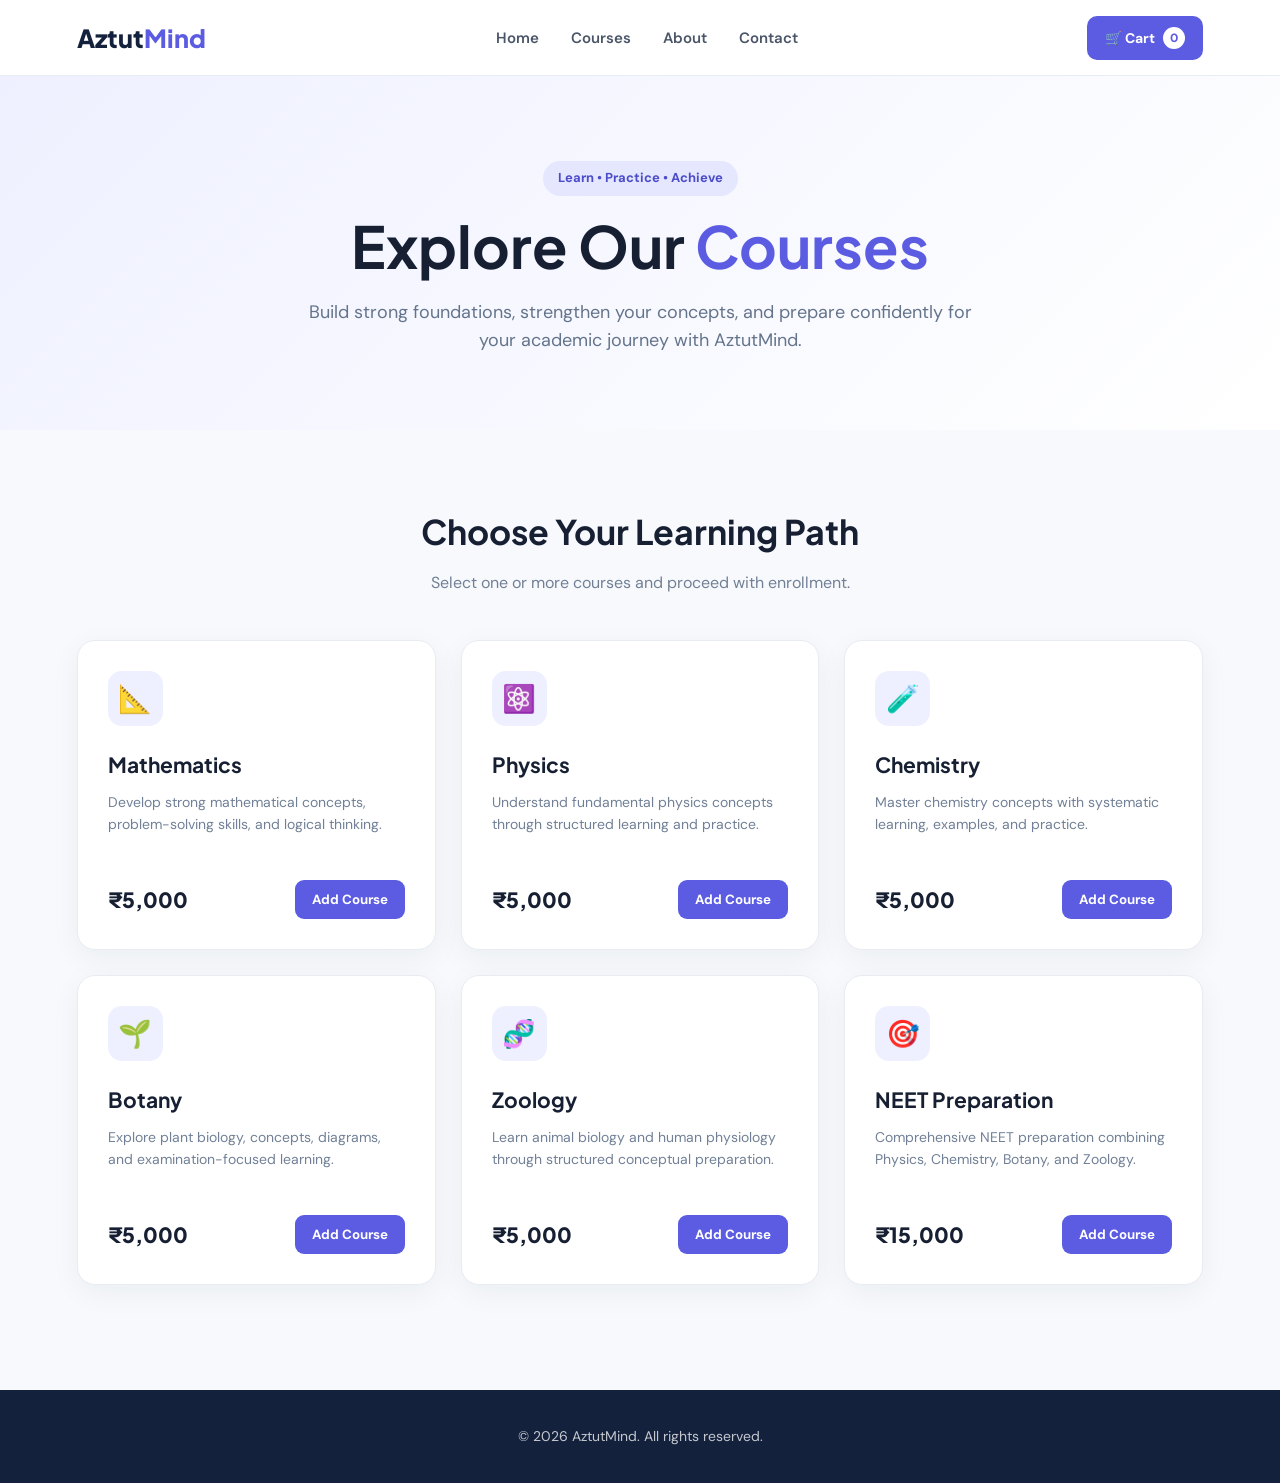
<file: courses_V1.html>
<!DOCTYPE html>
<html lang="en">
<head>
  <meta charset="UTF-8">

  <meta
    name="viewport"
    content="width=device-width, initial-scale=1.0"
  >

  <title>AztutMind | Courses</title>

  <!-- Google Fonts -->
  <link
    href="https://fonts.googleapis.com/css2?family=DM+Sans:wght@400;500;600;700&family=Plus+Jakarta+Sans:wght@600;700;800&display=swap"
    rel="stylesheet"
  >

  <style>

    /* =====================================================
       GLOBAL
       ===================================================== */

    * {
      box-sizing: border-box;
      margin: 0;
      padding: 0;
    }

    body {
      font-family: "DM Sans", sans-serif;
      background: #f7f9fc;
      color: #172033;
      line-height: 1.6;
    }

    button,
    input,
    select {
      font-family: inherit;
    }

    button {
      cursor: pointer;
    }


    /* =====================================================
       NAVIGATION
       ===================================================== */

    nav {
      height: 76px;
      background: #ffffff;
      border-bottom: 1px solid #e9edf4;

      display: flex;
      align-items: center;
      justify-content: space-between;

      padding: 0 6%;

      position: sticky;
      top: 0;
      z-index: 1000;
    }

    .logo {
      font-family: "Plus Jakarta Sans", sans-serif;
      font-size: 25px;
      font-weight: 800;
      color: #14213d;
      text-decoration: none;
    }

    .logo span {
      color: #5b5ce2;
    }

    .nav-links {
      display: flex;
      align-items: center;
      gap: 32px;
    }

    .nav-links a {
      text-decoration: none;
      color: #4a5568;
      font-weight: 600;
      font-size: 15px;
      transition: 0.2s;
    }

    .nav-links a:hover {
      color: #5b5ce2;
    }

    .cart-button {
      border: none;
      background: #5b5ce2;
      color: #ffffff;

      padding: 11px 18px;
      border-radius: 10px;

      font-weight: 700;
      font-size: 14px;

      display: flex;
      align-items: center;
      gap: 8px;
    }

    .cart-button:hover {
      background: #4849c9;
    }

    #cartCount {
      background: #ffffff;
      color: #5b5ce2;

      min-width: 22px;
      height: 22px;

      border-radius: 50%;

      display: inline-flex;
      align-items: center;
      justify-content: center;

      font-size: 12px;
      font-weight: 800;
    }


    /* =====================================================
       HERO
       ===================================================== */

    .hero {
      background:
        linear-gradient(
          135deg,
          #eef0ff 0%,
          #f8f9ff 55%,
          #ffffff 100%
        );

      padding: 85px 6% 75px;
      text-align: center;
    }

    .hero-label {
      display: inline-block;

      background: #e5e7ff;
      color: #4b4cc9;

      padding: 7px 15px;
      border-radius: 30px;

      font-size: 13px;
      font-weight: 700;

      margin-bottom: 18px;
    }

    .hero h1 {
      font-family: "Plus Jakarta Sans", sans-serif;

      font-size: clamp(36px, 5vw, 58px);
      line-height: 1.1;

      color: #172033;

      margin-bottom: 20px;
    }

    .hero h1 span {
      color: #5b5ce2;
    }

    .hero p {
      max-width: 700px;
      margin: auto;

      color: #64748b;
      font-size: 18px;
    }


    /* =====================================================
       COURSE SECTION
       ===================================================== */

    .courses-section {
      padding: 75px 6%;
      max-width: 1400px;
      margin: auto;
    }

    .section-heading {
      text-align: center;
      margin-bottom: 45px;
    }

    .section-heading h2 {
      font-family: "Plus Jakarta Sans", sans-serif;

      font-size: 34px;
      color: #172033;

      margin-bottom: 10px;
    }

    .section-heading p {
      color: #718096;
    }

    .course-grid {
      display: grid;

      grid-template-columns:
        repeat(3, minmax(0, 1fr));

      gap: 25px;
    }


    /* =====================================================
       COURSE CARD
       ===================================================== */

    .course-card {
      background: #ffffff;

      border: 1px solid #e8ebf2;
      border-radius: 18px;

      padding: 30px;

      display: flex;
      flex-direction: column;

      min-height: 310px;

      box-shadow:
        0 8px 30px rgba(20, 33, 61, 0.05);

      transition:
        transform 0.25s,
        box-shadow 0.25s;
    }

    .course-card:hover {
      transform: translateY(-5px);

      box-shadow:
        0 18px 45px rgba(20, 33, 61, 0.10);
    }

    .course-icon {
      width: 55px;
      height: 55px;

      border-radius: 14px;

      background: #eef0ff;

      display: flex;
      align-items: center;
      justify-content: center;

      font-size: 27px;

      margin-bottom: 22px;
    }

    .course-card h3 {
      font-family: "Plus Jakarta Sans", sans-serif;

      font-size: 21px;

      margin-bottom: 9px;
    }

    .course-card p {
      color: #718096;

      font-size: 14px;

      flex-grow: 1;
    }

    .course-bottom {
      margin-top: 25px;

      display: flex;
      align-items: center;
      justify-content: space-between;

      gap: 15px;
    }

    .course-price {
      font-family: "Plus Jakarta Sans", sans-serif;

      font-size: 21px;
      font-weight: 800;

      color: #172033;
    }

    .add-button {
      border: none;

      background: #5b5ce2;
      color: white;

      padding: 11px 17px;

      border-radius: 9px;

      font-weight: 700;

      transition: 0.2s;
    }

    .add-button:hover {
      background: #4849c9;
    }

    .add-button:disabled {
      opacity: 0.7;
      cursor: default;
    }


    /* =====================================================
       MODAL BACKDROP
       ===================================================== */

    .modal {
      display: none;

      position: fixed;

      inset: 0;

      background:
        rgba(15, 23, 42, 0.60);

      z-index: 2000;

      align-items: center;
      justify-content: center;

      padding: 20px;
    }


    /* =====================================================
       CART MODAL
       ===================================================== */

    .modal-content {
      background: #ffffff;

      width: 100%;
      max-width: 620px;

      max-height: 90vh;

      overflow-y: auto;

      border-radius: 20px;

      padding: 30px;

      position: relative;

      box-shadow:
        0 25px 80px rgba(0, 0, 0, 0.20);
    }

    .modal-header {
      display: flex;

      align-items: center;
      justify-content: space-between;

      margin-bottom: 25px;
    }

    .modal-header h2 {
      font-family: "Plus Jakarta Sans", sans-serif;

      font-size: 25px;
    }

    .close-button {
      width: 36px;
      height: 36px;

      border: none;

      background: #f1f3f7;

      border-radius: 50%;

      font-size: 20px;

      color: #555;

      cursor: pointer;
    }

    .close-button:hover {
      background: #e5e7eb;
    }

    .cart-item {
      padding: 16px 0;

      border-bottom: 1px solid #edf0f4;
    }

    .cart-summary {
      display: flex;

      justify-content: space-between;

      align-items: center;

      margin-top: 25px;

      font-size: 20px;

      font-weight: 800;
    }

    .primary-button {
      width: 100%;

      border: none;

      background: #5b5ce2;
      color: white;

      padding: 14px;

      border-radius: 10px;

      font-size: 15px;

      font-weight: 700;

      margin-top: 22px;
    }

    .primary-button:hover {
      background: #4849c9;
    }

    .primary-button:disabled {
      opacity: 0.6;
      cursor: not-allowed;
    }


    /* =====================================================
       ENROLLMENT FORM
       ===================================================== */

    .form-group {
      margin-bottom: 18px;
    }

    .form-group label {
      display: block;

      margin-bottom: 7px;

      font-size: 14px;

      font-weight: 700;

      color: #334155;
    }

    .required {
      color: #e05252;
    }

    .form-group input,
    .form-group select {
      width: 100%;

      padding: 12px 13px;

      border: 1px solid #dce1e9;

      border-radius: 9px;

      outline: none;

      font-size: 14px;

      background: #ffffff;
    }

    .form-group input:focus,
    .form-group select:focus {
      border-color: #5b5ce2;

      box-shadow:
        0 0 0 3px rgba(91, 92, 226, 0.10);
    }

    .readonly-field {
      background: #f5f7fa !important;
      color: #64748b;
    }

    .device-options {
      display: grid;

      grid-template-columns:
        repeat(2, 1fr);

      gap: 10px;
    }

    .device-option {
      border: 1px solid #e0e5ec;

      padding: 11px;

      border-radius: 9px;

      display: flex;

      align-items: center;

      gap: 8px;

      cursor: pointer;

      font-size: 14px;
    }

    .device-option input {
      width: auto;
    }


    /* =====================================================
       SUCCESS MODAL
       ===================================================== */

    .success-content {
      max-width: 500px;
      text-align: center;
      padding: 45px 30px;
    }

    .success-icon {
      width: 75px;
      height: 75px;

      border-radius: 50%;

      background: #e7f8ef;

      color: #20935c;

      display: flex;
      align-items: center;
      justify-content: center;

      font-size: 38px;

      margin: 0 auto 22px;
    }

    .success-content h2 {
      font-family: "Plus Jakarta Sans", sans-serif;

      font-size: 28px;

      margin-bottom: 12px;
    }

    .success-content p {
      color: #64748b;

      margin-bottom: 22px;
    }

    .enrollment-id-box {
      background: #f2f3ff;

      border: 1px solid #dfe1ff;

      border-radius: 12px;

      padding: 17px;

      margin-bottom: 18px;
    }

    .enrollment-id-label {
      display: block;

      color: #667085;

      font-size: 12px;

      font-weight: 700;

      text-transform: uppercase;

      letter-spacing: 0.6px;

      margin-bottom: 5px;
    }

    #generatedEnrollmentId {
      display: block;

      font-family: "Plus Jakarta Sans", sans-serif;

      color: #4d4ecf;

      font-size: 23px;

      font-weight: 800;

      letter-spacing: 1px;
    }

    .copy-button {
      border: 1px solid #d7daf5;

      background: #ffffff;

      color: #4d4ecf;

      padding: 10px 18px;

      border-radius: 8px;

      font-weight: 700;

      margin-bottom: 15px;
    }

    .copy-button:hover {
      background: #f4f4ff;
    }

    .success-note {
      font-size: 13px;

      color: #7a8494 !important;
    }


    /* =====================================================
       FOOTER
       ===================================================== */

    footer {
      background: #14213d;

      color: #ffffff;

      text-align: center;

      padding: 35px 20px;

      margin-top: 30px;
    }

    footer p {
      opacity: 0.75;

      font-size: 14px;
    }


    /* =====================================================
       RESPONSIVE
       ===================================================== */

    @media (max-width: 900px) {

      .course-grid {
        grid-template-columns:
          repeat(2, minmax(0, 1fr));
      }

      .nav-links {
        gap: 15px;
      }

    }


    @media (max-width: 650px) {

      nav {
        height: auto;

        padding: 16px 5%;

        flex-wrap: wrap;

        gap: 15px;
      }

      .nav-links {
        order: 3;

        width: 100%;

        justify-content: center;
      }

      .hero {
        padding: 60px 5%;
      }

      .courses-section {
        padding: 55px 5%;
      }

      .course-grid {
        grid-template-columns: 1fr;
      }

      .device-options {
        grid-template-columns: 1fr;
      }

      .modal-content {
        padding: 22px;

        max-height: 94vh;
      }

    }

  </style>
</head>


<body>


<!-- =======================================================
     NAVIGATION
     ======================================================= -->

<nav>

  <a
    href="index.html"
    class="logo"
  >
    Aztut<span>Mind</span>
  </a>


  <div class="nav-links">

    <a href="index.html">
      Home
    </a>

    <a href="courses.html">
      Courses
    </a>

    <a href="about.html">
      About
    </a>

    <a href="contact.html">
      Contact
    </a>

  </div>


  <button
    type="button"
    class="cart-button"
    onclick="openCart()"
  >

    🛒 Cart

    <span id="cartCount">
      0
    </span>

  </button>

</nav>



<!-- =======================================================
     HERO
     ======================================================= -->

<section class="hero">

  <div class="hero-label">
    Learn • Practice • Achieve
  </div>

  <h1>
    Explore Our
    <span>Courses</span>
  </h1>

  <p>
    Build strong foundations, strengthen your concepts,
    and prepare confidently for your academic journey
    with AztutMind.
  </p>

</section>



<!-- =======================================================
     COURSES
     ======================================================= -->

<section class="courses-section">

  <div class="section-heading">

    <h2>
      Choose Your Learning Path
    </h2>

    <p>
      Select one or more courses and proceed with enrollment.
    </p>

  </div>


  <div class="course-grid">


    <!-- Mathematics -->

    <div class="course-card">

      <div class="course-icon">
        📐
      </div>

      <h3>
        Mathematics
      </h3>

      <p>
        Develop strong mathematical concepts,
        problem-solving skills, and logical thinking.
      </p>

      <div class="course-bottom">

        <div class="course-price">
          ₹5,000
        </div>

        <button
          type="button"
          class="add-button"
          onclick="addCourse('Mathematics', 5000, this)"
        >
          Add Course
        </button>

      </div>

    </div>



    <!-- Physics -->

    <div class="course-card">

      <div class="course-icon">
        ⚛️
      </div>

      <h3>
        Physics
      </h3>

      <p>
        Understand fundamental physics concepts
        through structured learning and practice.
      </p>

      <div class="course-bottom">

        <div class="course-price">
          ₹5,000
        </div>

        <button
          type="button"
          class="add-button"
          onclick="addCourse('Physics', 5000, this)"
        >
          Add Course
        </button>

      </div>

    </div>



    <!-- Chemistry -->

    <div class="course-card">

      <div class="course-icon">
        🧪
      </div>

      <h3>
        Chemistry
      </h3>

      <p>
        Master chemistry concepts with systematic
        learning, examples, and practice.
      </p>

      <div class="course-bottom">

        <div class="course-price">
          ₹5,000
        </div>

        <button
          type="button"
          class="add-button"
          onclick="addCourse('Chemistry', 5000, this)"
        >
          Add Course
        </button>

      </div>

    </div>



    <!-- Botany -->

    <div class="course-card">

      <div class="course-icon">
        🌱
      </div>

      <h3>
        Botany
      </h3>

      <p>
        Explore plant biology, concepts, diagrams,
        and examination-focused learning.
      </p>

      <div class="course-bottom">

        <div class="course-price">
          ₹5,000
        </div>

        <button
          type="button"
          class="add-button"
          onclick="addCourse('Botany', 5000, this)"
        >
          Add Course
        </button>

      </div>

    </div>



    <!-- Zoology -->

    <div class="course-card">

      <div class="course-icon">
        🧬
      </div>

      <h3>
        Zoology
      </h3>

      <p>
        Learn animal biology and human physiology
        through structured conceptual preparation.
      </p>

      <div class="course-bottom">

        <div class="course-price">
          ₹5,000
        </div>

        <button
          type="button"
          class="add-button"
          onclick="addCourse('Zoology', 5000, this)"
        >
          Add Course
        </button>

      </div>

    </div>



    <!-- NEET -->

    <div class="course-card">

      <div class="course-icon">
        🎯
      </div>

      <h3>
        NEET Preparation
      </h3>

      <p>
        Comprehensive NEET preparation combining
        Physics, Chemistry, Botany, and Zoology.
      </p>

      <div class="course-bottom">

        <div class="course-price">
          ₹15,000
        </div>

        <button
          type="button"
          class="add-button"
          onclick="addCourse('NEET Preparation', 15000, this)"
        >
          Add Course
        </button>

      </div>

    </div>


  </div>

</section>



<!-- =======================================================
     CART MODAL
     ======================================================= -->

<div
  id="cartModal"
  class="modal"
>

  <div class="modal-content">

    <div class="modal-header">

      <h2>
        Your Cart
      </h2>

      <button
        type="button"
        class="close-button"
        onclick="closeCart()"
      >
        ×
      </button>

    </div>


    <div id="cartItems">
    </div>


    <div class="cart-summary">

      <span>
        Total
      </span>

      <span id="cartTotal">
        ₹0
      </span>

    </div>


    <button
      type="button"
      class="primary-button"
      onclick="openEnrollmentForm()"
    >
      Continue to Enrollment
    </button>

  </div>

</div>



<!-- =======================================================
     ENROLLMENT MODAL
     ======================================================= -->

<div
  id="enrollmentModal"
  class="modal"
>

  <div class="modal-content">

    <div class="modal-header">

      <h2>
        Student Enrollment
      </h2>

      <button
        type="button"
        class="close-button"
        onclick="closeEnrollmentForm()"
      >
        ×
      </button>

    </div>


    <form
      id="enrollmentForm"
      onsubmit="submitEnrollment(event)"
    >


      <!-- Student Name -->

      <div class="form-group">

        <label for="studentName">
          Student Full Name
          <span class="required">*</span>
        </label>

        <input
          type="text"
          id="studentName"
          name="studentName"
          placeholder="Enter student's full name"
          required
        >

      </div>



      <!-- Email -->

      <div class="form-group">

        <label for="email">
          Email Address
        </label>

        <input
          type="email"
          id="email"
          name="email"
          placeholder="Enter email address"
        >

      </div>



      <!-- Mobile -->

      <div class="form-group">

        <label for="mobile">
          Mobile Number
          <span class="required">*</span>
        </label>

        <input
          type="tel"
          id="mobile"
          name="mobile"
          placeholder="Enter mobile number"
          required
        >

      </div>



      <!-- Grade -->

      <div class="form-group">

        <label for="grade">
          Grade / Class
          <span class="required">*</span>
        </label>

        <select
          id="grade"
          name="grade"
          required
        >

          <option value="">
            Select Grade / Class
          </option>

          <option value="Grade 5">
            Grade 5
          </option>

          <option value="Grade 6">
            Grade 6
          </option>

          <option value="Grade 7">
            Grade 7
          </option>

          <option value="Grade 8">
            Grade 8
          </option>

          <option value="Grade 9">
            Grade 9
          </option>

          <option value="Grade 10">
            Grade 10
          </option>

          <option value="Grade 11">
            Grade 11
          </option>

          <option value="Grade 12">
            Grade 12
          </option>

          <option value="NEET Aspirant">
            NEET Aspirant
          </option>

          <option value="Other">
            Other
          </option>

        </select>

      </div>



      <!-- Device -->

      <div class="form-group">

        <label>
          Do you have a device for online learning?
          <span class="required">*</span>
        </label>


        <div class="device-options">

          <label class="device-option">

            <input
              type="radio"
              name="device"
              value="Yes"
              required
            >

            Yes

          </label>


          <label class="device-option">

            <input
              type="radio"
              name="device"
              value="No"
            >

            No

          </label>


          <label class="device-option">

            <input
              type="radio"
              name="device"
              value="Maybe"
            >

            Maybe

          </label>


          <label class="device-option">

            <input
              type="radio"
              name="device"
              value="Other"
            >

            Other

          </label>

        </div>

      </div>



      <!-- Selected Courses -->

      <div class="form-group">

        <label for="selectedCourses">
          Selected Courses
        </label>

        <input
          type="text"
          id="selectedCourses"
          class="readonly-field"
          readonly
        >

      </div>



      <!-- Total Amount -->

      <div class="form-group">

        <label for="totalAmount">
          Total Amount
        </label>

        <input
          type="text"
          id="totalAmount"
          class="readonly-field"
          readonly
        >

      </div>



      <!-- Submit -->

      <button
        type="submit"
        id="submitEnrollmentButton"
        class="primary-button"
      >
        Submit Enrollment
      </button>


    </form>

  </div>

</div>



<!-- =======================================================
     SUCCESS / THANK YOU MODAL
     ======================================================= -->

<div
  id="successModal"
  class="modal"
>

  <div class="modal-content success-content">

    <div class="success-icon">
      ✓
    </div>


    <h2>
      Enrollment Submitted!
    </h2>


    <p>
      Thank you for enrolling with AztutMind.
      Your enrollment has been successfully submitted.
    </p>


    <div class="enrollment-id-box">

      <span class="enrollment-id-label">
        Your Enrollment ID
      </span>

      <span id="generatedEnrollmentId">
        AZT-000000
      </span>

    </div>


    <button
      type="button"
      class="copy-button"
      onclick="copyEnrollmentId()"
    >
      📋 Copy Enrollment ID
    </button>


    <p class="success-note">
      Please keep your Enrollment ID for future reference.
    </p>


    <button
      type="button"
      class="primary-button"
      onclick="closeSuccessModal()"
    >
      Done
    </button>

  </div>

</div>



<!-- =======================================================
     FOOTER
     ======================================================= -->

<footer>

  <p>
    © 2026 AztutMind. All rights reserved.
  </p>

</footer>



<script>

/* =========================================================
   GOOGLE APPS SCRIPT WEB APP
   ========================================================= */

const APPS_SCRIPT_URL =
  "https://script.google.com/macros/s/AKfycbzfw3Z5mYWtj08rd24pZWjauwsM7uGitfp7rKNRXwn4cfBaHLkHTF5V5zAwbTQy-aIB/exec";


/* =========================================================
   CART
   ========================================================= */

let cart = [];


/* =========================================================
   ADD COURSE
   ========================================================= */

function addCourse(name, price, button) {

  const existingCourse =
    cart.find(
      course => course.name === name
    );


  if (existingCourse) {

    alert(
      name +
      " is already in your cart."
    );

    return;
  }


  cart.push({

    name: name,

    price: Number(price)

  });


  updateCartCount();

  renderCart();


  if (button) {

    const originalText =
      button.innerText;


    button.innerText =
      "Added ✓";


    button.disabled =
      true;


    setTimeout(
      () => {

        button.innerText =
          originalText;

        button.disabled =
          false;

      },
      1500
    );
  }
}


/* =========================================================
   REMOVE COURSE
   ========================================================= */

function removeCourse(index) {

  if (
    index < 0 ||
    index >= cart.length
  ) {
    return;
  }


  cart.splice(index, 1);


  updateCartCount();

  renderCart();
}


/* =========================================================
   CART COUNT
   ========================================================= */

function updateCartCount() {

  const cartCount =
    document.getElementById(
      "cartCount"
    );


  if (cartCount) {

    cartCount.innerText =
      cart.length;
  }
}


/* =========================================================
   CART TOTAL
   ========================================================= */

function getCartTotal() {

  return cart.reduce(
    (
      total,
      course
    ) => {

      return total +
        Number(course.price);

    },
    0
  );
}


/* =========================================================
   OPEN CART
   ========================================================= */

function openCart() {

  const modal =
    document.getElementById(
      "cartModal"
    );


  if (modal) {

    modal.style.display =
      "flex";
  }


  renderCart();
}


/* =========================================================
   CLOSE CART
   ========================================================= */

function closeCart() {

  const modal =
    document.getElementById(
      "cartModal"
    );


  if (modal) {

    modal.style.display =
      "none";
  }
}


/* =========================================================
   RENDER CART
   ========================================================= */

function renderCart() {

  const cartItems =
    document.getElementById(
      "cartItems"
    );


  const cartTotal =
    document.getElementById(
      "cartTotal"
    );


  if (!cartItems) {
    return;
  }


  if (cart.length === 0) {

    cartItems.innerHTML = `

      <div style="
        text-align:center;
        padding:30px 20px;
        color:#667085;
      ">

        <div style="
          font-size:42px;
          margin-bottom:10px;
        ">
          🛒
        </div>

        Your cart is empty.

      </div>

    `;


    if (cartTotal) {

      cartTotal.innerText =
        "₹0";
    }


    return;
  }


  cartItems.innerHTML =
    "";


  cart.forEach(
    (
      course,
      index
    ) => {

      const item =
        document.createElement(
          "div"
        );


      item.className =
        "cart-item";


      item.innerHTML = `

        <div style="
          display:flex;
          align-items:center;
          justify-content:space-between;
          gap:15px;
        ">

          <div>

            <div style="
              font-weight:700;
              color:#172033;
            ">
              ${escapeHtml(course.name)}
            </div>

            <div style="
              color:#667085;
              font-size:14px;
              margin-top:3px;
            ">
              ₹${Number(course.price).toLocaleString("en-IN")}
            </div>

          </div>


          <button
            type="button"
            onclick="removeCourse(${index})"
            style="
              border:none;
              background:none;
              color:#d9534f;
              font-weight:700;
              cursor:pointer;
            "
          >
            Remove
          </button>

        </div>

      `;


      cartItems.appendChild(
        item
      );
    }
  );


  if (cartTotal) {

    cartTotal.innerText =
      "₹" +
      getCartTotal().toLocaleString(
        "en-IN"
      );
  }
}


/* =========================================================
   ESCAPE HTML
   ========================================================= */

function escapeHtml(value) {

  const div =
    document.createElement(
      "div"
    );


  div.textContent =
    value;


  return div.innerHTML;
}


/* =========================================================
   OPEN ENROLLMENT FORM
   ========================================================= */

function openEnrollmentForm() {

  if (cart.length === 0) {

    alert(
      "Please add at least one course to your cart."
    );

    return;
  }


  closeCart();


  const modal =
    document.getElementById(
      "enrollmentModal"
    );


  if (modal) {

    modal.style.display =
      "flex";
  }


  updateEnrollmentSummary();
}


/* =========================================================
   CLOSE ENROLLMENT FORM
   ========================================================= */

function closeEnrollmentForm() {

  const modal =
    document.getElementById(
      "enrollmentModal"
    );


  if (modal) {

    modal.style.display =
      "none";
  }
}


/* =========================================================
   UPDATE ENROLLMENT SUMMARY
   ========================================================= */

function updateEnrollmentSummary() {

  const selectedCourses =
    document.getElementById(
      "selectedCourses"
    );


  const totalAmount =
    document.getElementById(
      "totalAmount"
    );


  const courses =
    cart
      .map(
        course => course.name
      )
      .join(", ");


  const total =
    getCartTotal();


  if (selectedCourses) {

    selectedCourses.value =
      courses;
  }


  if (totalAmount) {

    totalAmount.value =
      "₹" +
      total.toLocaleString(
        "en-IN"
      );
  }
}


/* =========================================================
   SUBMIT ENROLLMENT
   ========================================================= */

async function submitEnrollment(event) {

  event.preventDefault();


  if (cart.length === 0) {

    alert(
      "Please select at least one course."
    );

    return;
  }


  const form =
    document.getElementById(
      "enrollmentForm"
    );


  const submitButton =
    document.getElementById(
      "submitEnrollmentButton"
    );


  const studentName =
    document
      .getElementById(
        "studentName"
      )
      .value
      .trim();


  const email =
    document
      .getElementById(
        "email"
      )
      .value
      .trim();


  const mobile =
    document
      .getElementById(
        "mobile"
      )
      .value
      .trim();


  const grade =
    document
      .getElementById(
        "grade"
      )
      .value
      .trim();


  const deviceElement =
    document.querySelector(
      'input[name="device"]:checked'
    );


  const device =
    deviceElement
      ? deviceElement.value
      : "";


  const courses =
    cart.map(
      course => course.name
    );


  const total =
    getCartTotal();


  /* =======================================================
     VALIDATION
     ======================================================= */

  if (!studentName) {

    alert(
      "Please enter the student's full name."
    );

    return;
  }


  if (!mobile) {

    alert(
      "Please enter the mobile number."
    );

    return;
  }


  if (!grade) {

    alert(
      "Please select the grade/class."
    );

    return;
  }


  if (!device) {

    alert(
      "Please select a device option."
    );

    return;
  }


  /* =======================================================
     BUTTON LOADING
     ======================================================= */

  if (submitButton) {

    submitButton.disabled =
      true;

    submitButton.innerText =
      "Submitting...";
  }


  /* =======================================================
     DATA
     
     IMPORTANT:
     Enrollment ID is intentionally NOT included.
     
     Apps Script generates it.
     ======================================================= */

  const enrollmentData = {

    studentName:
      studentName,

    email:
      email,

    mobile:
      mobile,

    grade:
      grade,

    courses:
      courses,

    device:
      device,

    totalAmount:
      total,

    submittedAt:
      new Date().toISOString()
  };


  try {

    /* =====================================================
       SEND TO GOOGLE APPS SCRIPT
       ===================================================== */

    const response =
      await fetch(
        APPS_SCRIPT_URL,
        {

          method:
            "POST",

          headers: {

            "Content-Type":
              "text/plain;charset=utf-8"

          },

          body:
            JSON.stringify(
              enrollmentData
            )
        }
      );


    if (!response.ok) {

      throw new Error(
        "Unable to connect to the enrollment server."
      );
    }


    /* =====================================================
       READ SERVER RESPONSE
       ===================================================== */

    const result =
      await response.json();


    console.log(
      "Apps Script response:",
      result
    );


    /* =====================================================
       CHECK SUCCESS
       ===================================================== */

    if (
      !result ||
      result.success !== true
    ) {

      throw new Error(
        result &&
        result.message
          ? result.message
          : "Enrollment submission failed."
      );
    }


    /* =====================================================
       GET SERVER-GENERATED ENROLLMENT ID
       ===================================================== */

    const enrollmentId =
      result.enrollmentId;


    if (!enrollmentId) {

      throw new Error(
        "Enrollment was submitted, but no Enrollment ID was returned."
      );
    }


    console.log(
      "Enrollment ID:",
      enrollmentId
    );


    /* =====================================================
       CLOSE ENROLLMENT FORM
       ===================================================== */

    const enrollmentModal =
      document.getElementById(
        "enrollmentModal"
      );


    if (enrollmentModal) {

      enrollmentModal.style.display =
        "none";
    }


    /* =====================================================
       DISPLAY ENROLLMENT ID
       ===================================================== */

    const generatedEnrollmentId =
      document.getElementById(
        "generatedEnrollmentId"
      );


    if (generatedEnrollmentId) {

      generatedEnrollmentId.innerText =
        enrollmentId;
    }


    /* =====================================================
       SHOW SUCCESS MODAL
       ===================================================== */

    const successModal =
      document.getElementById(
        "successModal"
      );


    if (successModal) {

      successModal.style.display =
        "flex";
    }


    /* =====================================================
       CLEAR CART
       ===================================================== */

    cart = [];


    updateCartCount();

    renderCart();


    /* =====================================================
       RESET FORM
       ===================================================== */

    if (form) {

      form.reset();
    }


    updateEnrollmentSummary();


  } catch (error) {

    console.error(
      "Enrollment submission error:",
      error
    );


    alert(
      "There was a problem submitting your enrollment.\n\n" +
      error.message +
      "\n\nPlease try again."
    );


  } finally {

    if (submitButton) {

      submitButton.disabled =
        false;

      submitButton.innerText =
        "Submit Enrollment";
    }
  }
}


/* =========================================================
   COPY ENROLLMENT ID
   ========================================================= */

function copyEnrollmentId() {

  const element =
    document.getElementById(
      "generatedEnrollmentId"
    );


  if (!element) {
    return;
  }


  const enrollmentId =
    element.innerText.trim();


  if (!enrollmentId) {

    alert(
      "Enrollment ID is not available."
    );

    return;
  }


  if (
    navigator.clipboard &&
    navigator.clipboard.writeText
  ) {

    navigator.clipboard
      .writeText(
        enrollmentId
      )
      .then(
        () => {

          alert(
            "Enrollment ID copied: " +
            enrollmentId
          );

        }
      )
      .catch(
        () => {

          fallbackCopy(
            enrollmentId
          );

        }
      );


  } else {

    fallbackCopy(
      enrollmentId
    );
  }
}


/* =========================================================
   FALLBACK COPY
   ========================================================= */

function fallbackCopy(text) {

  const textArea =
    document.createElement(
      "textarea"
    );


  textArea.value =
    text;


  textArea.style.position =
    "fixed";

  textArea.style.left =
    "-999999px";


  document.body.appendChild(
    textArea
  );


  textArea.focus();

  textArea.select();


  try {

    document.execCommand(
      "copy"
    );


    alert(
      "Enrollment ID copied: " +
      text
    );

  } catch (error) {

    alert(
      "Please copy your Enrollment ID manually:\n\n" +
      text
    );
  }


  document.body.removeChild(
    textArea
  );
}


/* =========================================================
   CLOSE SUCCESS MODAL
   ========================================================= */

function closeSuccessModal() {

  const modal =
    document.getElementById(
      "successModal"
    );


  if (modal) {

    modal.style.display =
      "none";
  }
}


/* =========================================================
   CLICK OUTSIDE MODAL
   ========================================================= */

window.addEventListener(
  "click",
  function(event) {

    const cartModal =
      document.getElementById(
        "cartModal"
      );


    const enrollmentModal =
      document.getElementById(
        "enrollmentModal"
      );


    const successModal =
      document.getElementById(
        "successModal"
      );


    if (
      cartModal &&
      event.target === cartModal
    ) {

      cartModal.style.display =
        "none";
    }


    if (
      enrollmentModal &&
      event.target === enrollmentModal
    ) {

      enrollmentModal.style.display =
        "none";
    }


    if (
      successModal &&
      event.target === successModal
    ) {

      successModal.style.display =
        "none";
    }

  }
);


/* =========================================================
   ESC KEY
   ========================================================= */

window.addEventListener(
  "keydown",
  function(event) {

    if (
      event.key === "Escape"
    ) {

      closeCart();

      closeEnrollmentForm();

      closeSuccessModal();
    }

  }
);


/* =========================================================
   INITIALIZE
   ========================================================= */

document.addEventListener(
  "DOMContentLoaded",
  function() {

    updateCartCount();

    renderCart();

  }
);

</script>

</body>
</html>
</file>
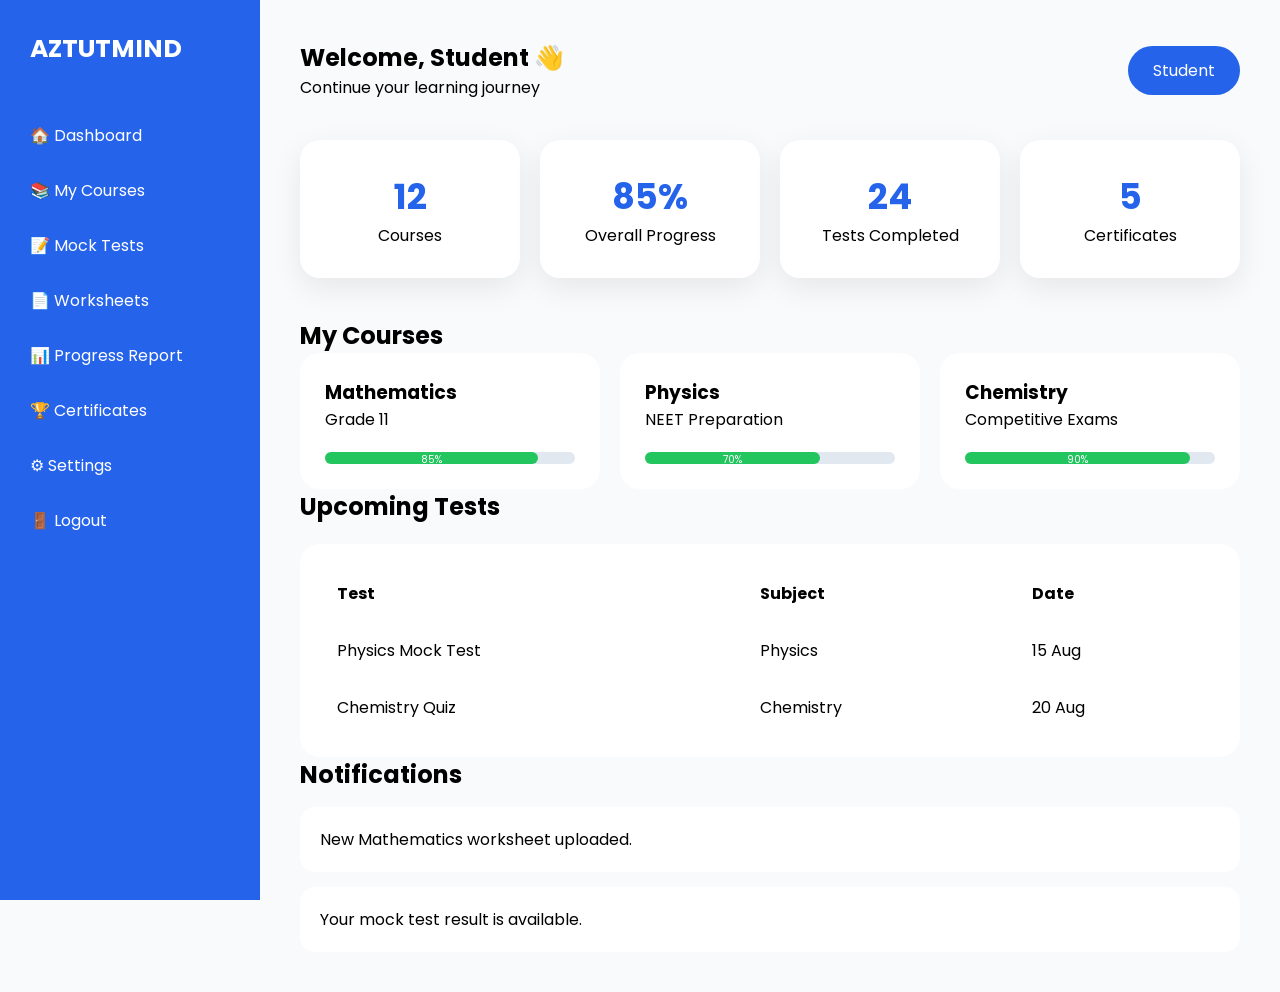
<file: dashboard.html>
<!DOCTYPE html>
<html lang="en">

<head>

<meta charset="UTF-8">

<meta name="viewport" content="width=device-width, initial-scale=1.0">

<title>AztutMind Student Dashboard</title>


<link rel="stylesheet" href="css/dashboard.css">


<link href="https://fonts.googleapis.com/css2?family=Poppins:wght@400;500;600;700&display=swap" rel="stylesheet">


</head>


<body>


<!-- SIDEBAR -->


<div class="sidebar">


<div class="dashboard-logo">

AZTUTMIND

</div>



<ul>


<li>🏠 Dashboard</li>

<li>📚 My Courses</li>

<li>📝 Mock Tests</li>

<li>📄 Worksheets</li>

<li>📊 Progress Report</li>

<li>🏆 Certificates</li>

<li>⚙ Settings</li>

<li>🚪 Logout</li>


</ul>


</div>





<!-- MAIN CONTENT -->


<div class="main-content">


<header class="dashboard-header">


<div>

<h2>

Welcome, Student 👋

</h2>

<p>

Continue your learning journey

</p>

</div>



<div class="profile">

Student

</div>



</header>







<!-- STAT CARDS -->


<section class="stats">


<div class="stat-card">

<h3>

12

</h3>

<p>

Courses

</p>

</div>




<div class="stat-card">

<h3>

85%

</h3>

<p>

Overall Progress

</p>

</div>





<div class="stat-card">

<h3>

24

</h3>

<p>

Tests Completed

</p>

</div>





<div class="stat-card">

<h3>

5

</h3>

<p>

Certificates

</p>

</div>



</section>







<!-- COURSE PROGRESS -->


<section class="dashboard-section">


<h2>

My Courses

</h2>



<div class="course-grid">



<div class="course-box">

<h3>
Mathematics
</h3>

<p>
Grade 11
</p>


<div class="bar">

<div style="width:85%">

85%

</div>

</div>


</div>





<div class="course-box">


<h3>
Physics
</h3>


<p>
NEET Preparation
</p>


<div class="bar">

<div style="width:70%">

70%

</div>

</div>


</div>






<div class="course-box">


<h3>
Chemistry
</h3>


<p>
Competitive Exams
</p>


<div class="bar">

<div style="width:90%">

90%

</div>

</div>


</div>


</div>


</section>








<!-- TESTS -->


<section class="dashboard-section">


<h2>

Upcoming Tests

</h2>



<table>


<tr>

<th>
Test
</th>

<th>
Subject
</th>

<th>
Date
</th>

</tr>



<tr>

<td>
Physics Mock Test
</td>

<td>
Physics
</td>

<td>
15 Aug
</td>

</tr>



<tr>

<td>
Chemistry Quiz
</td>

<td>
Chemistry
</td>

<td>
20 Aug
</td>

</tr>


</table>



</section>








<!-- NOTIFICATIONS -->


<section class="dashboard-section">


<h2>

Notifications

</h2>


<div class="notification">

New Mathematics worksheet uploaded.

</div>


<div class="notification">

Your mock test result is available.

</div>


</section>




</div>





</body>

</html>
</file>
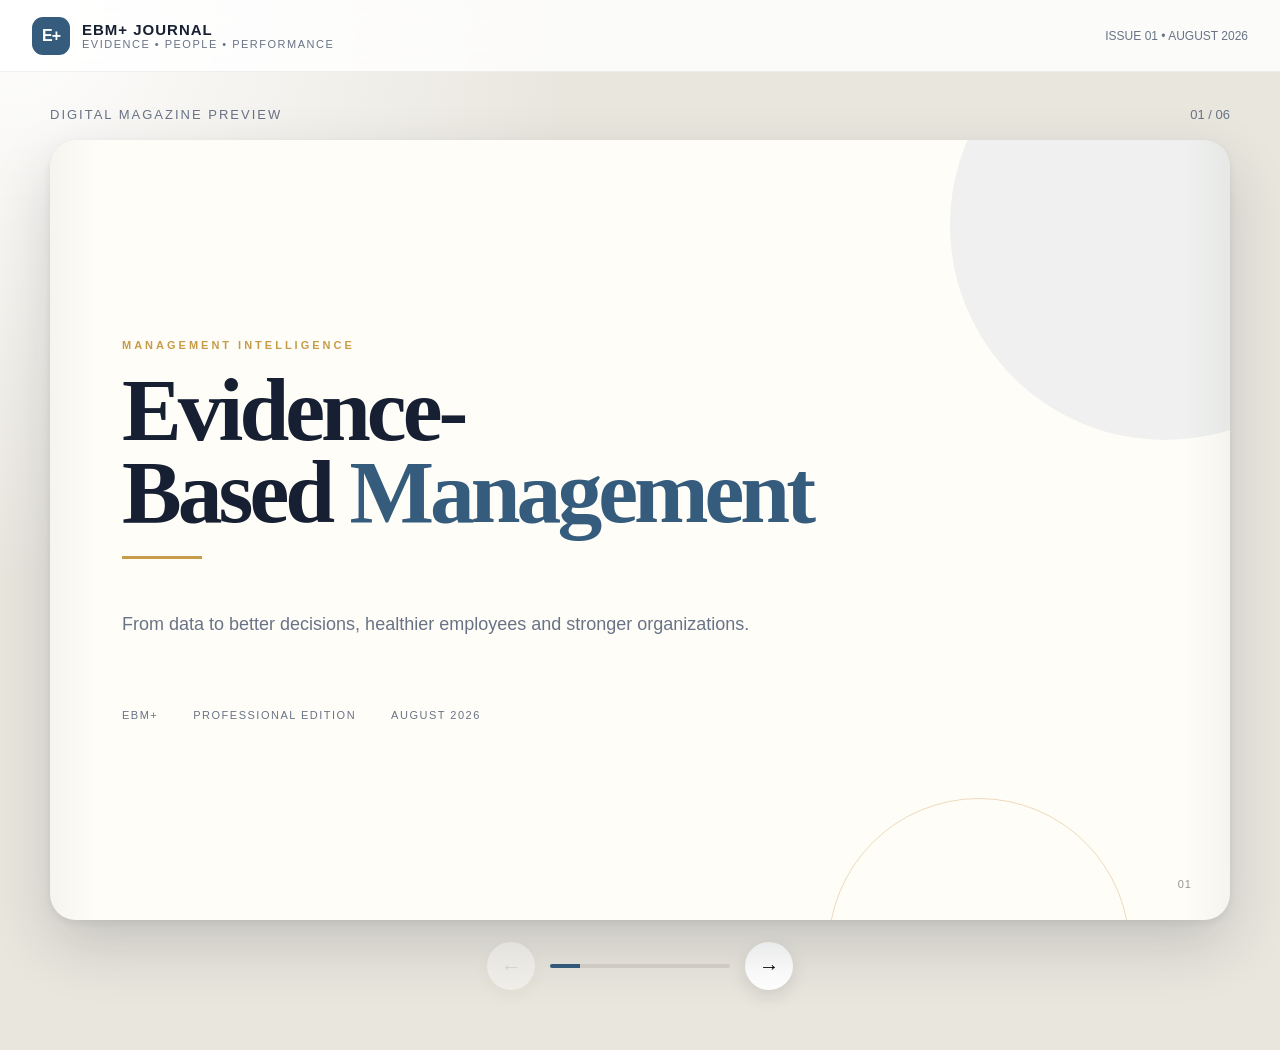
<file: ebm-newsletter.html>
<!DOCTYPE html>
<html lang="en">
<head>
<meta charset="UTF-8">
<meta name="viewport" content="width=device-width, initial-scale=1.0">

<title>EBM+ | Evidence-Based Management</title>

<style>
/* =========================================================
   GLOBAL
========================================================= */

* {
    box-sizing: border-box;
    margin: 0;
    padding: 0;
}

:root {
    --ink: #172033;
    --muted: #697386;
    --paper: #fffdf8;
    --paper2: #f7f4ec;
    --accent: #355c7d;
    --accent2: #6c8ebf;
    --gold: #c69c49;
    --line: #dedbd2;
    --background: #e9e6de;
}

body {
    font-family: Georgia, "Times New Roman", serif;
    background:
        radial-gradient(circle at top left, #ffffff 0, transparent 35%),
        var(--background);
    color: var(--ink);
    min-height: 100vh;
}


/* =========================================================
   TOP NAVIGATION
========================================================= */

.topbar {
    height: 72px;
    padding: 0 32px;
    display: flex;
    align-items: center;
    justify-content: space-between;
    background: rgba(255,255,255,0.82);
    backdrop-filter: blur(12px);
    border-bottom: 1px solid rgba(0,0,0,0.06);
    position: sticky;
    top: 0;
    z-index: 100;
}

.brand {
    display: flex;
    align-items: center;
    gap: 12px;
    font-family: Arial, sans-serif;
}

.brand-mark {
    width: 38px;
    height: 38px;
    border-radius: 11px;
    background: var(--accent);
    color: white;
    display: flex;
    align-items: center;
    justify-content: center;
    font-weight: 800;
    letter-spacing: -1px;
}

.brand-text strong {
    display: block;
    font-size: 15px;
    letter-spacing: 1px;
}

.brand-text span {
    display: block;
    font-size: 11px;
    color: var(--muted);
    letter-spacing: 1.5px;
}

.issue {
    font-family: Arial, sans-serif;
    font-size: 12px;
    color: var(--muted);
}


/* =========================================================
   READER AREA
========================================================= */

.reader {
    width: min(1180px, 94vw);
    margin: 35px auto 60px;
}

.reader-head {
    display: flex;
    justify-content: space-between;
    align-items: center;
    margin-bottom: 18px;
    font-family: Arial, sans-serif;
}

.reader-title {
    font-size: 13px;
    text-transform: uppercase;
    letter-spacing: 2px;
    color: var(--muted);
}

.page-counter {
    font-size: 13px;
    color: var(--muted);
}


/* =========================================================
   MAGAZINE
========================================================= */

.magazine {
    position: relative;
    perspective: 1800px;
    min-height: 780px;
}


/* =========================================================
   PAGE
========================================================= */

.page {
    position: absolute;
    inset: 0;
    width: 100%;
    min-height: 780px;

    background:
        linear-gradient(
            90deg,
            rgba(0,0,0,0.035),
            transparent 4%,
            transparent 96%,
            rgba(0,0,0,0.035)
        ),
        var(--paper);

    border-radius: 26px;

    box-shadow:
        0 25px 60px rgba(32,39,52,0.18),
        0 3px 10px rgba(32,39,52,0.08);

    padding: 62px 72px;

    overflow: hidden;

    opacity: 0;
    pointer-events: none;

    transform-origin: left center;
    transform: rotateY(-8deg) scale(.985);

    transition:
        transform .75s cubic-bezier(.22,.61,.36,1),
        opacity .45s ease;
}

.page.active {
    opacity: 1;
    pointer-events: auto;
    transform: rotateY(0) scale(1);
}

.page.turn-next {
    transform-origin: left center;
    transform: rotateY(-105deg);
}

.page.turn-prev {
    transform-origin: right center;
    transform: rotateY(105deg);
}


/* =========================================================
   PAGE DECORATION
========================================================= */

.page-number {
    position: absolute;
    bottom: 30px;
    right: 38px;
    font-family: Arial, sans-serif;
    font-size: 11px;
    color: #9a978e;
    letter-spacing: 1px;
}

.page-label {
    font-family: Arial, sans-serif;
    text-transform: uppercase;
    letter-spacing: 3px;
    font-size: 11px;
    color: var(--gold);
    font-weight: 700;
    margin-bottom: 18px;
}

.rule {
    width: 80px;
    height: 3px;
    background: var(--gold);
    margin: 22px 0;
}


/* =========================================================
   COVER
========================================================= */

.cover {
    display: flex;
    flex-direction: column;
    justify-content: center;
    position: relative;
}

.cover::before {
    content: "";
    position: absolute;
    width: 430px;
    height: 430px;
    border-radius: 50%;
    right: -150px;
    top: -130px;
    background: rgba(53,92,125,.08);
}

.cover::after {
    content: "";
    position: absolute;
    width: 300px;
    height: 300px;
    border-radius: 50%;
    right: 100px;
    bottom: -180px;
    border: 1px solid rgba(198,156,73,.35);
}

.cover h1 {
    max-width: 850px;
    font-size: clamp(50px, 7vw, 92px);
    line-height: .92;
    letter-spacing: -4px;
    position: relative;
    z-index: 2;
}

.cover h1 span {
    color: var(--accent);
}

.cover-subtitle {
    max-width: 650px;
    margin-top: 28px;
    font-family: Arial, sans-serif;
    font-size: 18px;
    line-height: 1.7;
    color: var(--muted);
}

.cover-footer {
    margin-top: 70px;
    display: flex;
    gap: 35px;
    font-family: Arial, sans-serif;
    font-size: 11px;
    text-transform: uppercase;
    letter-spacing: 1.5px;
    color: var(--muted);
}


/* =========================================================
   HEADINGS
========================================================= */

h2 {
    font-size: clamp(38px, 5vw, 62px);
    line-height: 1;
    letter-spacing: -2px;
    margin-bottom: 24px;
}

h3 {
    font-size: 24px;
    margin-bottom: 12px;
}

.lead {
    font-size: 21px;
    line-height: 1.65;
    color: #394356;
    max-width: 850px;
}

p {
    font-size: 16px;
    line-height: 1.75;
    color: #465064;
}

.highlight {
    color: var(--accent);
    font-weight: 700;
}


/* =========================================================
   EVIDENCE GRID
========================================================= */

.evidence-grid {
    display: grid;
    grid-template-columns: repeat(2, 1fr);
    gap: 18px;
    margin-top: 35px;
}

.evidence-card {
    border: 1px solid var(--line);
    border-radius: 18px;
    padding: 25px;
    background: rgba(255,255,255,.45);
    transition: .25s ease;
}

.evidence-card:hover {
    transform: translateY(-4px);
    box-shadow: 0 12px 25px rgba(0,0,0,.07);
}

.number {
    font-family: Arial, sans-serif;
    font-size: 11px;
    color: var(--gold);
    letter-spacing: 2px;
    font-weight: bold;
    margin-bottom: 15px;
}

.evidence-card p {
    font-size: 14px;
}


/* =========================================================
   EBM+ DIAGRAM
========================================================= */

.diagram {
    margin-top: 40px;
    display: flex;
    align-items: center;
    justify-content: center;
    gap: 12px;
    flex-wrap: wrap;
}

.circle {
    width: 145px;
    height: 145px;
    border-radius: 50%;
    border: 2px solid var(--accent);
    display: flex;
    flex-direction: column;
    justify-content: center;
    align-items: center;
    text-align: center;
    padding: 15px;
    background: #fff;
}

.circle strong {
    font-size: 15px;
}

.circle small {
    font-family: Arial, sans-serif;
    font-size: 10px;
    color: var(--muted);
    margin-top: 5px;
}

.plus {
    font-family: Arial, sans-serif;
    font-size: 24px;
    color: var(--gold);
}

.result {
    margin-top: 40px;
    padding: 25px;
    border-radius: 18px;
    background: var(--accent);
    color: white;
    text-align: center;
}

.result strong {
    display: block;
    font-size: 26px;
    margin-bottom: 7px;
}

.result span {
    font-family: Arial, sans-serif;
    font-size: 13px;
    opacity: .85;
}


/* =========================================================
   DECISION CYCLE
========================================================= */

.cycle {
    margin-top: 35px;
    display: grid;
    grid-template-columns: repeat(3, 1fr);
    gap: 15px;
}

.step {
    padding: 24px;
    border-radius: 17px;
    background: var(--paper2);
    border: 1px solid var(--line);
}

.step strong {
    font-size: 20px;
    display: block;
    margin-bottom: 10px;
}

.step span {
    font-family: Arial, sans-serif;
    font-size: 12px;
    line-height: 1.5;
    color: var(--muted);
}


/* =========================================================
   QUOTE
========================================================= */

.big-quote {
    min-height: 100%;
    display: flex;
    align-items: center;
    justify-content: center;
}

.big-quote blockquote {
    max-width: 800px;
    font-size: clamp(34px, 5vw, 60px);
    line-height: 1.1;
    letter-spacing: -2px;
    text-align: center;
}

.big-quote blockquote::before {
    content: "“";
    color: var(--gold);
}


/* =========================================================
   FOOTER PAGE
========================================================= */

.final-page {
    display: flex;
    flex-direction: column;
    justify-content: center;
}

.final-page h2 {
    max-width: 850px;
}

.final-message {
    font-size: 23px;
    line-height: 1.6;
    max-width: 750px;
}

.signature {
    margin-top: 45px;
    font-family: Arial, sans-serif;
    font-size: 12px;
    color: var(--muted);
    letter-spacing: 1px;
}


/* =========================================================
   CONTROLS
========================================================= */

.controls {
    display: flex;
    justify-content: center;
    align-items: center;
    gap: 15px;
    margin-top: 22px;
}

.control-btn {
    border: 0;
    background: white;
    width: 48px;
    height: 48px;
    border-radius: 50%;
    cursor: pointer;
    font-size: 20px;
    box-shadow: 0 7px 18px rgba(0,0,0,.10);
    transition: .2s ease;
}

.control-btn:hover {
    transform: translateY(-2px);
}

.control-btn:disabled {
    opacity: .35;
    cursor: not-allowed;
}

.progress {
    width: 180px;
    height: 4px;
    background: #d7d3c9;
    border-radius: 20px;
    overflow: hidden;
}

.progress-bar {
    height: 100%;
    width: 16.66%;
    background: var(--accent);
    transition: width .5s ease;
}


/* =========================================================
   RESPONSIVE
========================================================= */

@media(max-width: 800px) {

    .topbar {
        padding: 0 18px;
    }

    .issue {
        display: none;
    }

    .reader {
        margin-top: 20px;
    }

    .page {
        padding: 40px 28px;
        min-height: 700px;
        border-radius: 20px;
    }

    .magazine {
        min-height: 700px;
    }

    .cover h1 {
        font-size: 53px;
        letter-spacing: -2px;
    }

    .cover-subtitle {
        font-size: 15px;
    }

    .evidence-grid,
    .cycle {
        grid-template-columns: 1fr;
    }

    .diagram {
        gap: 7px;
    }

    .circle {
        width: 110px;
        height: 110px;
    }

    .plus {
        font-size: 18px;
    }
}
</style>
</head>


<body>

<!-- =====================================================
     HEADER
===================================================== -->

<header class="topbar">

    <div class="brand">

        <div class="brand-mark">
            E+
        </div>

        <div class="brand-text">
            <strong>EBM+ JOURNAL</strong>
            <span>EVIDENCE • PEOPLE • PERFORMANCE</span>
        </div>

    </div>

    <div class="issue">
        ISSUE 01 • AUGUST 2026
    </div>

</header>


<!-- =====================================================
     READER
===================================================== -->

<main class="reader">

    <div class="reader-head">

        <div class="reader-title">
            Digital Magazine Preview
        </div>

        <div class="page-counter" id="pageCounter">
            01 / 06
        </div>

    </div>


    <!-- =================================================
         MAGAZINE PAGES
    ================================================== -->

    <section class="magazine" id="magazine">


        <!-- PAGE 1 -->

        <article class="page active cover">

            <div class="page-label">
                Management Intelligence
            </div>

            <h1>
                Evidence-<br>
                Based <span>Management</span>
            </h1>

            <div class="rule"></div>

            <p class="cover-subtitle">
                From data to better decisions, healthier employees
                and stronger organizations.
            </p>

            <div class="cover-footer">

                <span>EBM+</span>
                <span>Professional Edition</span>
                <span>August 2026</span>

            </div>

            <div class="page-number">
                01
            </div>

        </article>



        <!-- PAGE 2 -->

        <article class="page">

            <div class="page-label">
                The Big Idea
            </div>

            <h2>
                Better decisions<br>
                begin with better evidence.
            </h2>

            <p class="lead">
                Management decisions influence people, performance,
                culture and organizational success. Yet decisions can
                easily become influenced by assumptions, habits or
                personal preferences.
            </p>

            <div class="rule"></div>

            <p>
                Evidence-Based Management changes the question from
                <span class="highlight">“What do I think?”</span>
                to
                <span class="highlight">
                    “What does the available evidence tell us?”
                </span>
            </p>

            <br>

            <p>
                The revised EBM+ approach brings together multiple
                forms of evidence and connects them with professional
                expertise, organizational context and stakeholder
                perspectives.
            </p>

            <div class="page-number">
                02
            </div>

        </article>



        <!-- PAGE 3 -->

        <article class="page">

            <div class="page-label">
                The Four Evidence Pillars
            </div>

            <h2>
                Four perspectives.<br>
                One better decision.
            </h2>

            <div class="evidence-grid">

                <div class="evidence-card">

                    <div class="number">01</div>

                    <h3>
                        Scientific Evidence
                    </h3>

                    <p>
                        Research studies, academic literature,
                        systematic reviews and established theories.
                    </p>

                </div>


                <div class="evidence-card">

                    <div class="number">02</div>

                    <h3>
                        Organizational Evidence
                    </h3>

                    <p>
                        Internal data, performance indicators,
                        employee metrics and business results.
                    </p>

                </div>


                <div class="evidence-card">

                    <div class="number">03</div>

                    <h3>
                        Practitioner Expertise
                    </h3>

                    <p>
                        Professional experience and contextual
                        knowledge from managers and practitioners.
                    </p>

                </div>


                <div class="evidence-card">

                    <div class="number">04</div>

                    <h3>
                        Stakeholder Voice
                    </h3>

                    <p>
                        Perspectives from employees, customers,
                        managers and other affected groups.
                    </p>

                </div>

            </div>

            <div class="page-number">
                03
            </div>

        </article>



        <!-- PAGE 4 -->

        <article class="page">

            <div class="page-label">
                EBM+ Framework
            </div>

            <h2>
                Connecting evidence
                to action.
            </h2>

            <p class="lead">
                No single source of evidence tells the entire story.
                EBM+ creates a structured way to bring different
                forms of knowledge together.
            </p>


            <div class="diagram">

                <div class="circle">

                    <strong>Research</strong>
                    <small>Scientific evidence</small>

                </div>

                <div class="plus">+</div>

                <div class="circle">

                    <strong>Data</strong>
                    <small>Organization</small>

                </div>

                <div class="plus">+</div>

                <div class="circle">

                    <strong>Expertise</strong>
                    <small>Practitioners</small>

                </div>

                <div class="plus">+</div>

                <div class="circle">

                    <strong>People</strong>
                    <small>Stakeholders</small>

                </div>

            </div>


            <div class="result">

                <strong>Better Management Decisions</strong>

                <span>
                    Evidence + Context + Judgment + Learning
                </span>

            </div>


            <div class="page-number">
                04
            </div>

        </article>



        <!-- PAGE 5 -->

        <article class="page">

            <div class="page-label">
                From Decision to Learning
            </div>

            <h2>
                EBM is a cycle,<br>
                not a one-time decision.
            </h2>

            <div class="cycle">

                <div class="step">
                    <strong>01. Define</strong>
                    <span>
                        Understand the real management problem.
                    </span>
                </div>

                <div class="step">
                    <strong>02. Search</strong>
                    <span>
                        Gather relevant and trustworthy evidence.
                    </span>
                </div>

                <div class="step">
                    <strong>03. Evaluate</strong>
                    <span>
                        Assess reliability, relevance and limitations.
                    </span>
                </div>

                <div class="step">
                    <strong>04. Decide</strong>
                    <span>
                        Select the most evidence-informed option.
                    </span>
                </div>

                <div class="step">
                    <strong>05. Measure</strong>
                    <span>
                        Track outcomes using meaningful indicators.
                    </span>
                </div>

                <div class="step">
                    <strong>06. Improve</strong>
                    <span>
                        Learn from results and adapt the decision.
                    </span>
                </div>

            </div>

            <div class="page-number">
                05
            </div>

        </article>



        <!-- PAGE 6 -->

        <article class="page final-page">

            <div class="page-label">
                The Leadership Imperative
            </div>

            <h2>
                Better evidence.<br>
                Healthier people.<br>
                Stronger organizations.
            </h2>

            <div class="rule"></div>

            <p class="final-message">
                Evidence-based management does not replace leadership
                judgment. It strengthens it.
            </p>

            <br>

            <p>
                The future of management is not simply about collecting
                more data. It is about knowing how to interpret evidence,
                understand people, recognize uncertainty, make
                transparent decisions and continuously learn from
                outcomes.
            </p>

            <div class="signature">
                EBM+ PROFESSIONAL EDITION<br>
                Evidence • People • Performance
            </div>

            <div class="page-number">
                06
            </div>

        </article>

    </section>


    <!-- =================================================
         CONTROLS
    ================================================== -->

    <div class="controls">

        <button
            class="control-btn"
            id="prevBtn"
            onclick="previousPage()"
            disabled>
            ←
        </button>

        <div class="progress">
            <div
                class="progress-bar"
                id="progressBar">
            </div>
        </div>

        <button
            class="control-btn"
            id="nextBtn"
            onclick="nextPage()">
            →
        </button>

    </div>

</main>


<script>

const pages = document.querySelectorAll(".page");

const nextBtn = document.getElementById("nextBtn");
const prevBtn = document.getElementById("prevBtn");

const pageCounter =
    document.getElementById("pageCounter");

const progressBar =
    document.getElementById("progressBar");

let currentPage = 0;


/* =====================================================
   UPDATE PAGE
===================================================== */

function updatePage() {

    pages.forEach((page, index) => {

        page.classList.remove("active");

        if (index === currentPage) {
            page.classList.add("active");
        }

    });


    pageCounter.textContent =
        String(currentPage + 1).padStart(2, "0")
        + " / "
        + String(pages.length).padStart(2, "0");


    progressBar.style.width =
        ((currentPage + 1) / pages.length * 100) + "%";


    prevBtn.disabled =
        currentPage === 0;


    nextBtn.disabled =
        currentPage === pages.length - 1;

}


/* =====================================================
   NEXT
===================================================== */

function nextPage() {

    if (currentPage < pages.length - 1) {

        const oldPage = pages[currentPage];

        oldPage.classList.add("turn-next");

        currentPage++;

        setTimeout(() => {

            oldPage.classList.remove("turn-next");

        }, 700);

        updatePage();

    }

}


/* =====================================================
   PREVIOUS
===================================================== */

function previousPage() {

    if (currentPage > 0) {

        currentPage--;

        const page = pages[currentPage];

        page.classList.add("turn-prev");

        updatePage();

        setTimeout(() => {

            page.classList.remove("turn-prev");

        }, 700);

    }

}


/* =====================================================
   KEYBOARD NAVIGATION
===================================================== */

document.addEventListener("keydown", function(event) {

    if (event.key === "ArrowRight") {
        nextPage();
    }

    if (event.key === "ArrowLeft") {
        previousPage();
    }

});


/* =====================================================
   TOUCH / SWIPE
===================================================== */

let touchStartX = 0;

document
    .getElementById("magazine")
    .addEventListener("touchstart", function(event) {

        touchStartX =
            event.changedTouches[0].screenX;

    });


document
    .getElementById("magazine")
    .addEventListener("touchend", function(event) {

        const touchEndX =
            event.changedTouches[0].screenX;

        const difference =
            touchStartX - touchEndX;


        if (Math.abs(difference) > 50) {

            if (difference > 0) {
                nextPage();
            } else {
                previousPage();
            }

        }

    });

</script>

</body>
</html>
</file>
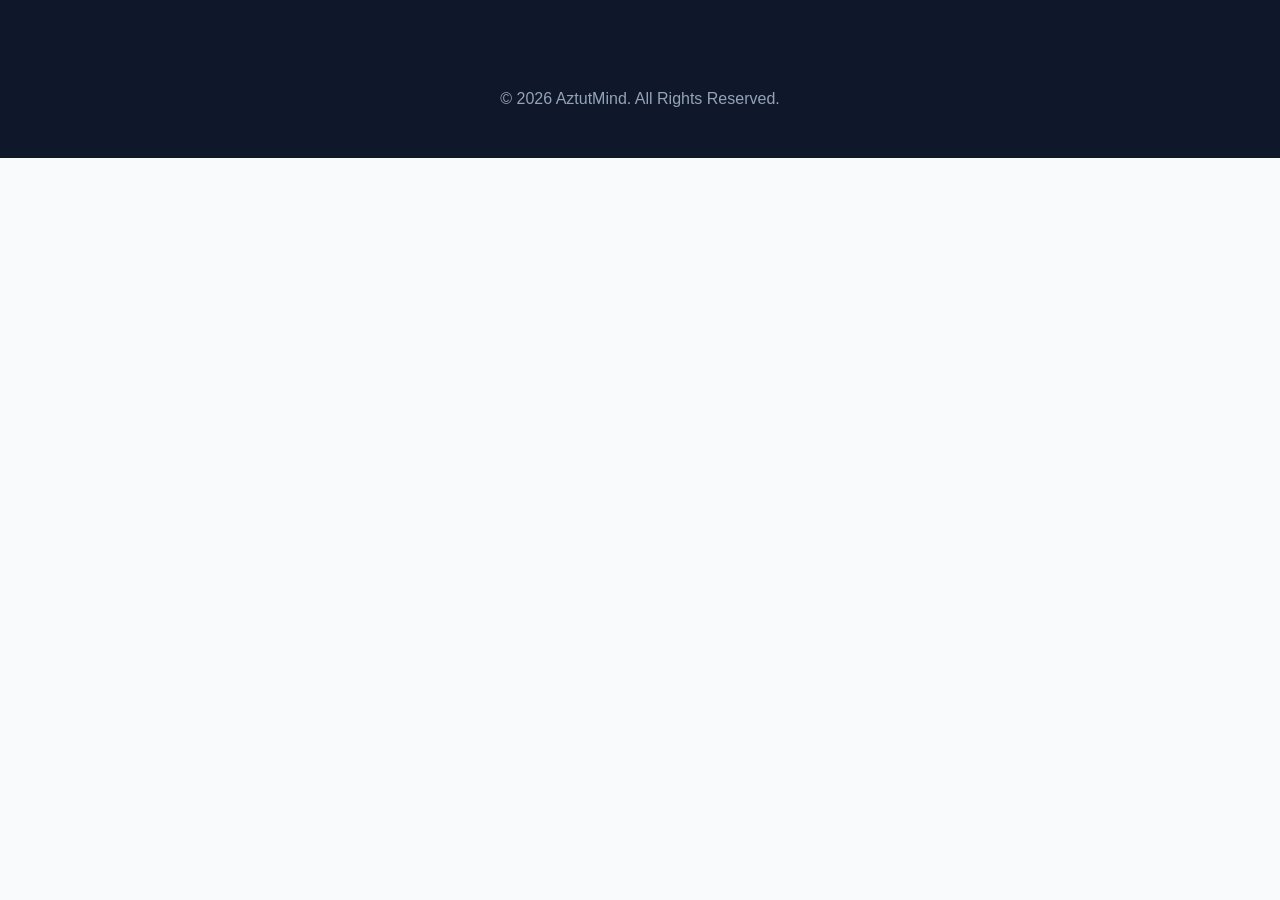
<file: registration.html>
<!DOCTYPE html>
<html lang="en">

<head>

<meta charset="UTF-8">

<meta name="viewport" content="width=device-width, initial-scale=1.0">

<title>AztutMind Student Registration</title>


<link rel="stylesheet" href="css/style.css">

<link rel="stylesheet" href="css/responsive.css">
<link rel="stylesheet" href="css/registration.css">

<link href="https://forms.gle/63J8duS6TAtzjspAA">


</head>



<footer>


<div class="copyright">

© 2026 AztutMind. All Rights Reserved.

</div>


</footer>



</body>

</html>
</file>
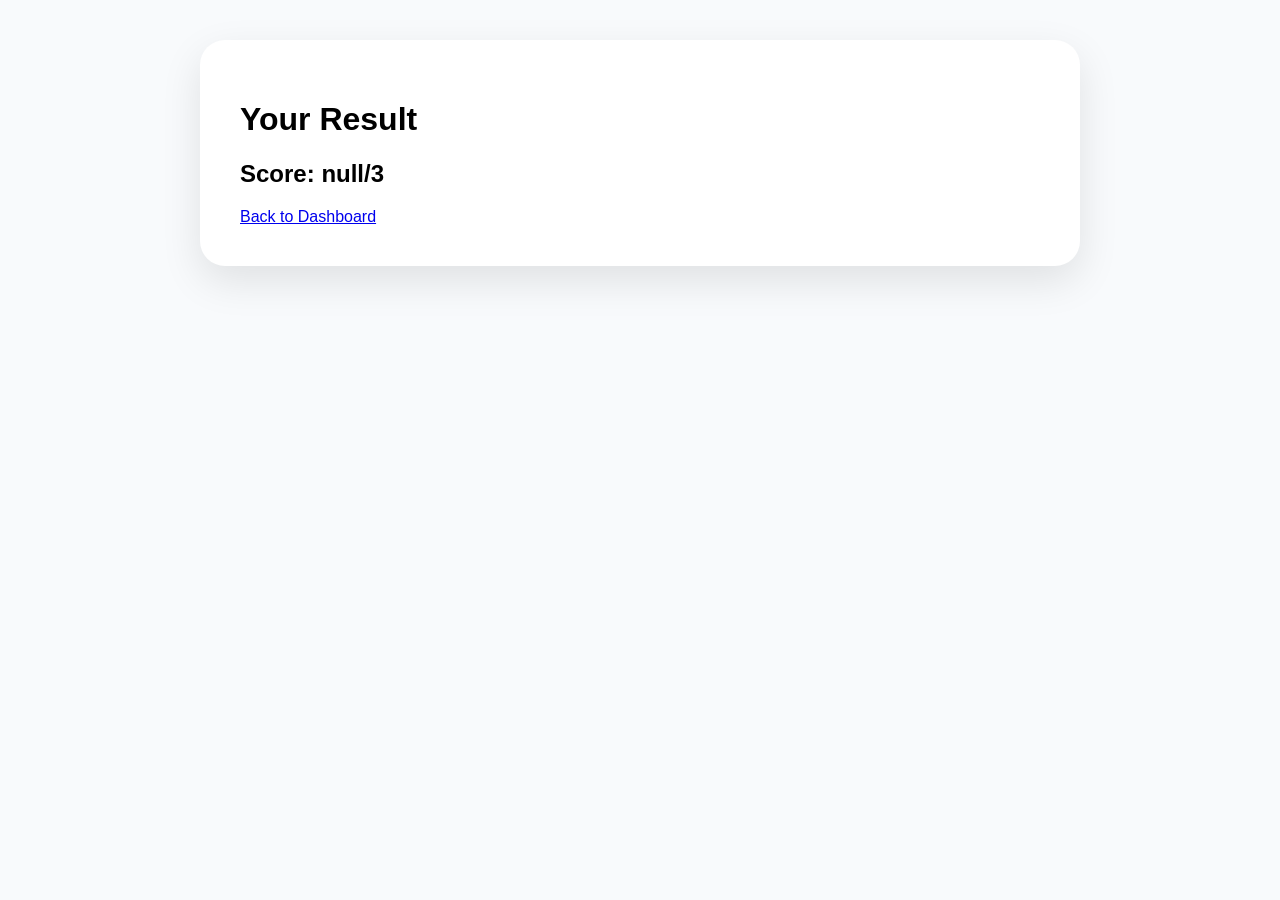
<file: result.html>
<!DOCTYPE html>

<html>

<head>

<title>Exam Result</title>

<link rel="stylesheet" href="css/exam.css">

</head>


<body>


<div class="exam-container">


<h1>
Your Result
</h1>


<h2>

Score:

<span id="score"></span>

</h2>



<a href="dashboard.html">

Back to Dashboard

</a>


</div>



<script>

document.getElementById("score").innerHTML =

localStorage.getItem("score")
+
"/3";


</script>


</body>

</html>
</file>
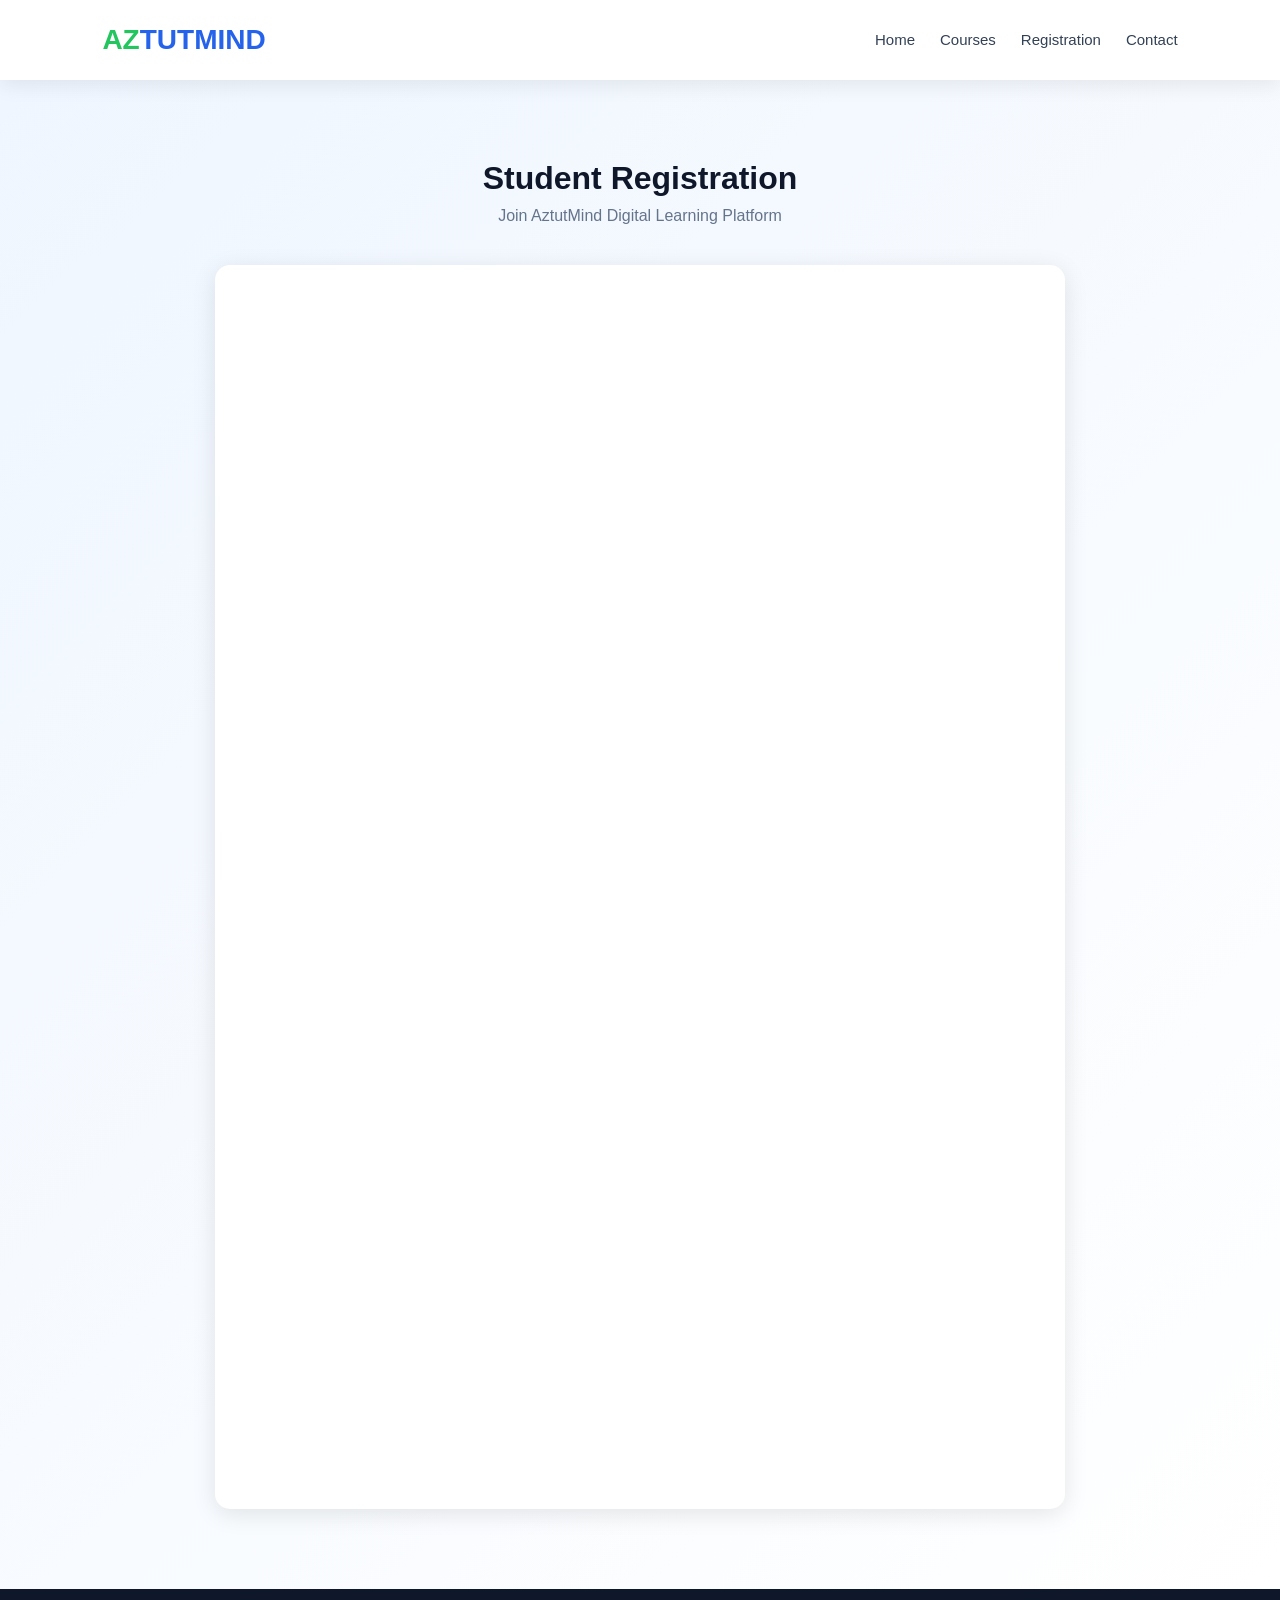
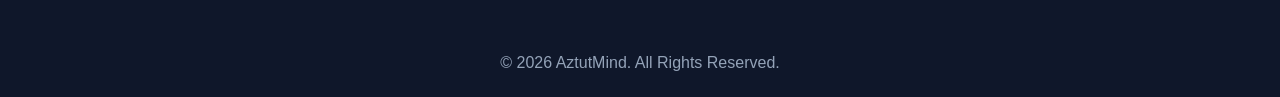
<file: student_registration_form.html>
<!DOCTYPE html>
<html lang="en">

<head>

<meta charset="UTF-8">

<meta name="viewport" content="width=device-width, initial-scale=1.0">

<title>AztutMind Student Registration</title>

<link rel="stylesheet" href="css/style.css">
<link rel="stylesheet" href="css/responsive.css">
<link rel="stylesheet" href="css/registration.css">

<link href="https://docs.google.com/forms/d/e/1FAIpQLScFDN3KO60POYnKAKa8Ko_d5U7o-3YfaJfNUUWNW9upIU1szw/viewform?usp=header" rel="stylesheet">

<style>

.registration-section {
    padding: 80px 20px;
    min-height: 80vh;
}

.section-title {
    text-align: center;
    margin-bottom: 40px;
}

.section-title h2 {
    font-size: 32px;
    margin-bottom: 10px;
}

.section-title p {
    font-size: 16px;
}

.registration-container {
    max-width: 850px;
    margin: auto;
    background: #ffffff;
    padding: 20px;
    border-radius: 15px;
    box-shadow: 0 5px 25px rgba(0,0,0,0.10);
    overflow: hidden;
}

.registration-container iframe {
    width: 100%;
    min-height: 1200px;
    border: none;
}

footer {
    text-align: center;
    padding: 25px;
}

</style>

</head>


<body>


<!-- NAVIGATION -->

<header class="navbar">

    <div class="logo">
        <span>AZ</span>TUTMIND
    </div>

    <nav>

        <ul>

            <li>
                <a href="index.html">
                    Home
                </a>
            </li>

            <li>
                <a href="courses.html">
                    Courses
                </a>
            </li>

            <li>
                <a href="registration.html">
                    Registration
                </a>
            </li>

            <li>
                <a href="contact.html">
                    Contact
                </a>
            </li>

        </ul>

    </nav>

</header>


<!-- REGISTRATION SECTION -->

<section class="registration-section">

    <div class="section-title">

        <h2>
            Student Registration
        </h2>

        <p>
            Join AztutMind Digital Learning Platform
        </p>

    </div>


    <div class="registration-container">


        <!-- GOOGLE FORM -->

        <iframe
            src="https://docs.google.com/forms/d/e/1FAIpQLScFDN3KO60POYnKAKa8Ko_d5U7o-3YfaJfNUUWNW9upIU1szw/viewform?usp=header"
            frameborder="0"
            marginheight="0"
            marginwidth="0">

            Loading…

        </iframe>


    </div>

</section>


<!-- FOOTER -->

<footer>

    <div class="copyright">

        © 2026 AztutMind. All Rights Reserved.

    </div>

</footer>


</body>

</html>
</file>
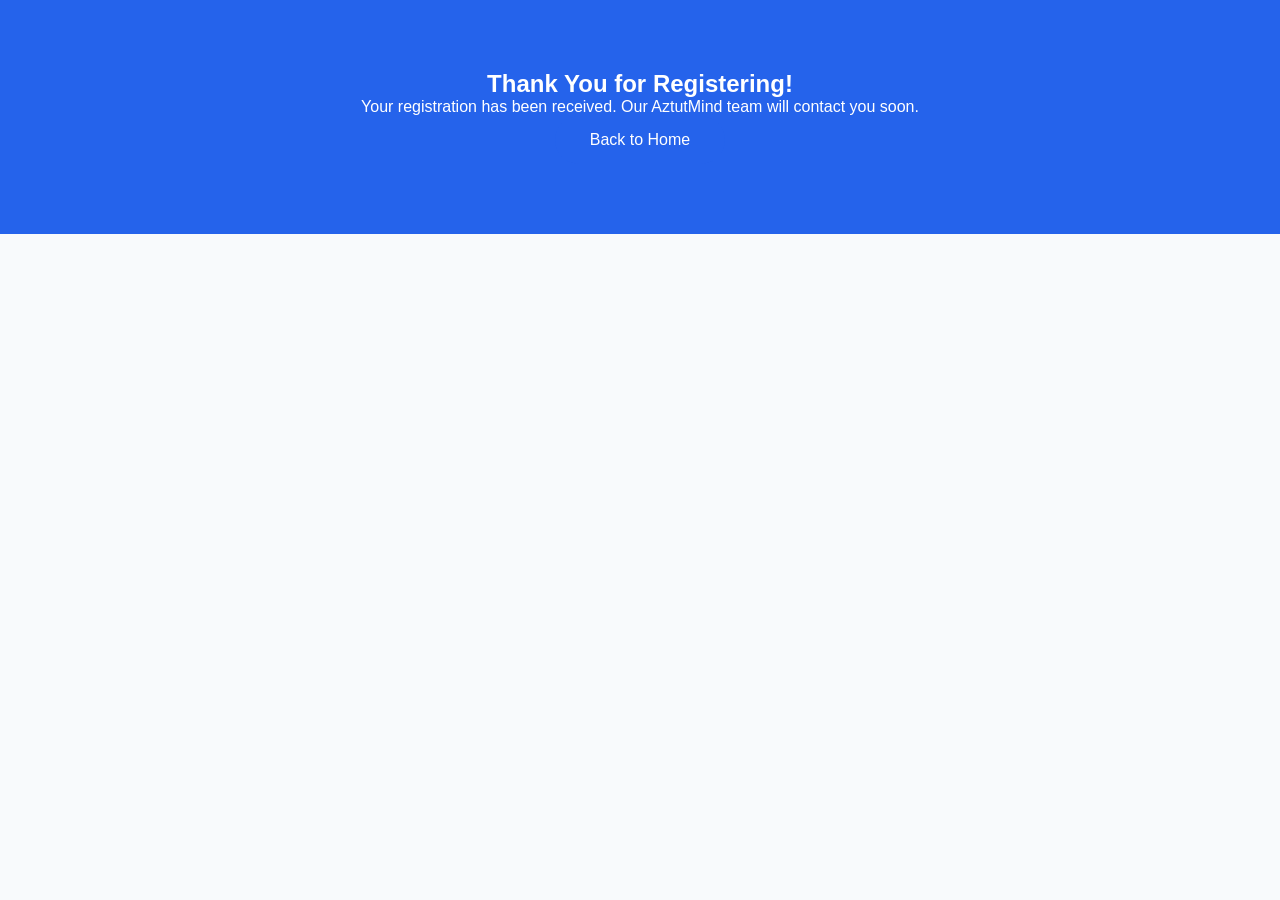
<file: thankyou.html>
<!DOCTYPE html>
<html>

<head>

<title>Thank You | AztutMind</title>

<link rel="stylesheet" href="css/style.css">

</head>


<body>


<section class="cta-section">


<h1>

Thank You for Registering!

</h1>


<p>

Your registration has been received.
Our AztutMind team will contact you soon.

</p>


<a href="index.html"
class="primary-btn">

Back to Home

</a>


</section>



</body>

</html>
</file>
<file: css/style.css>
/* ==========================================
   AZTUTMIND PREMIUM WEBSITE STYLE
========================================== */


/* ---------- GLOBAL ---------- */

*{
    margin:0;
    padding:0;
    box-sizing:border-box;
}


body{

    font-family:'Poppins',sans-serif;
    color:#0f172a;
    background:#f8fafc;

}


html{

    scroll-behavior:smooth;

}


a{

    text-decoration:none;

}


img{

    max-width:100%;

}




/* ---------- NAVIGATION ---------- */


.navbar{

    width:100%;
    height:80px;
    background:white;

    display:flex;
    align-items:center;
    justify-content:space-between;

    padding:0 8%;

    position:sticky;
    top:0;

    z-index:1000;

    box-shadow:0 5px 20px rgba(0,0,0,0.08);

}



.logo{

    font-size:28px;
    font-weight:800;

    color:#2563eb;

}


.logo span{

    color:#22c55e;

}




nav ul{

    display:flex;

    gap:25px;

    list-style:none;

}



nav ul li a{

    color:#334155;

    font-size:15px;

    font-weight:500;

    transition:.3s;

}



nav ul li a:hover{

    color:#2563eb;

}



.nav-buttons{

    display:flex;

    gap:15px;

}




.login{

    padding:10px 22px;

    border:1px solid #2563eb;

    border-radius:30px;

    color:#2563eb;

}



.register{

    background:#2563eb;

    color:white;

    padding:10px 25px;

    border-radius:30px;

}




/* ---------- HERO SECTION ---------- */


.hero{

    min-height:90vh;

    display:flex;

    align-items:center;

    justify-content:space-between;

    padding:80px 8%;

    background:

    linear-gradient(135deg,#eff6ff,#ffffff);


}



.hero-content{

    width:50%;

}



.hero-content h1{

    font-size:60px;

    line-height:1.2;

    font-weight:800;

}



.hero-content h1 span{

    color:#2563eb;

}



.hero-content p{

    margin-top:25px;

    font-size:18px;

    line-height:1.8;

    color:#475569;

}



.hero-buttons{

    margin-top:35px;

    display:flex;

    gap:20px;

}



.primary-btn{

    background:#2563eb;

    color:white;

    padding:15px 35px;

    border-radius:35px;

    display:inline-block;

    transition:.3s;

}


.primary-btn:hover{

    transform:translateY(-5px);

}



.secondary-btn{

    border:2px solid #2563eb;

    color:#2563eb;

    padding:13px 32px;

    border-radius:35px;

}




.achievement{

    display:flex;

    gap:40px;

    margin-top:50px;

}



.achievement h3{

    color:#2563eb;

    font-size:28px;

}



.achievement p{

    font-size:14px;

}



.hero-image{

    width:40%;

    height:400px;

    background:

    linear-gradient(135deg,#2563eb,#0ea5e9);

    border-radius:40px;

    position:relative;

    display:flex;

    align-items:center;

    justify-content:center;

}




.student-card{

    background:white;

    padding:35px;

    border-radius:25px;

    width:260px;

    text-align:center;

    box-shadow:

    0 20px 40px rgba(0,0,0,.15);

}



.student-card i{

    font-size:50px;

    color:#2563eb;

}




/* ---------- SECTION COMMON ---------- */


.section-title{

    text-align:center;

    margin-bottom:50px;

}


.section-title h2{

    font-size:38px;

}



.section-title p{

    color:#64748b;

    margin-top:10px;

}




/* ---------- CATEGORIES ---------- */


.categories{

    padding:80px 8%;

}




.category-container{

    display:grid;

    grid-template-columns:repeat(6,1fr);

    gap:25px;

}




.category-card{

    background:white;

    padding:30px 15px;

    text-align:center;

    border-radius:20px;

    box-shadow:

    0 10px 30px rgba(0,0,0,.08);

    transition:.3s;

}



.category-card:hover{

    transform:translateY(-10px);

}



.category-card i{

    font-size:40px;

    color:#2563eb;

    margin-bottom:15px;

}




/* ---------- COURSES ---------- */


.courses-section{

    padding:80px 8%;

}



.course-container{

    display:grid;

    grid-template-columns:repeat(3,1fr);

    gap:30px;

}



.course-card{

    background:white;

    border-radius:25px;

    overflow:hidden;

    box-shadow:0 10px 30px rgba(0,0,0,.1);

}



.course-card img{

    height:220px;

    width:100%;

    object-fit:cover;

}



.course-content{

    padding:25px;

}



.course-info{

    display:flex;

    justify-content:space-between;

    margin:20px 0;

}



.course-btn{

    color:#2563eb;

    font-weight:600;

}





/* ---------- FEATURES ---------- */


.why-section{

    padding:80px 8%;

}



.feature-container{

    display:grid;

    grid-template-columns:repeat(4,1fr);

    gap:25px;

}



.feature-card{

    background:white;

    padding:35px;

    border-radius:25px;

    text-align:center;

}



.feature-card i{

    font-size:45px;

    color:#2563eb;

}



/* ---------- DASHBOARD ---------- */


.dashboard-preview{

    padding:80px 8%;

    display:flex;

    gap:50px;

    align-items:center;

}



.dashboard-text{

    width:50%;

}



.dashboard-box{

    width:400px;

    background:white;

    padding:30px;

    border-radius:25px;

    box-shadow:0 20px 40px rgba(0,0,0,.1);

}



.progress{

    background:#e2e8f0;

    height:15px;

    border-radius:20px;

}


.progress-value{

    width:85%;

    background:#2563eb;

    color:white;

    border-radius:20px;

    text-align:right;

}



/* ---------- TESTIMONIAL ---------- */


.testimonial-section{

    padding:80px 8%;

}



.testimonial-container{

    display:grid;

    grid-template-columns:repeat(3,1fr);

    gap:30px;

}



.testimonial-card{

    background:white;

    padding:30px;

    border-radius:25px;

}




/* ---------- CTA ---------- */


.cta-section{

    padding:70px;

    text-align:center;

    background:#2563eb;

    color:white;

}




/* ---------- FOOTER ---------- */


footer{

    background:#0f172a;

    color:white;

    padding:50px 8%;

}



.footer-container{

    display:grid;

    grid-template-columns:repeat(4,1fr);

    gap:30px;

}



.copyright{

    margin-top:40px;

    text-align:center;

    color:#94a3b8;

}
</file>
<file: css/dashboard.css>
*{

margin:0;
padding:0;
box-sizing:border-box;

}


body{

font-family:'Poppins',sans-serif;

background:#f8fafc;

display:flex;

}



/* SIDEBAR */


.sidebar{

width:260px;

height:100vh;

background:#2563eb;

color:white;

padding:30px;

position:fixed;

}



.dashboard-logo{

font-size:25px;

font-weight:700;

margin-bottom:40px;

}



.sidebar ul{

list-style:none;

}



.sidebar li{

padding:15px 0;

cursor:pointer;

}





/* MAIN */


.main-content{

margin-left:260px;

padding:40px;

width:100%;

}





.dashboard-header{

display:flex;

justify-content:space-between;

align-items:center;

}





.profile{

background:#2563eb;

color:white;

padding:12px 25px;

border-radius:25px;

}





/* STATS */


.stats{

display:grid;

grid-template-columns:repeat(4,1fr);

gap:20px;

margin:40px 0;

}



.stat-card{

background:white;

padding:30px;

border-radius:20px;

text-align:center;

box-shadow:0 10px 30px rgba(0,0,0,.08);

}



.stat-card h3{

font-size:35px;

color:#2563eb;

}





/* COURSES */


.course-grid{

display:grid;

grid-template-columns:repeat(3,1fr);

gap:20px;

}



.course-box{

background:white;

padding:25px;

border-radius:20px;

}





.bar{

background:#e2e8f0;

height:12px;

border-radius:20px;

margin-top:20px;

}



.bar div{

background:#22c55e;

height:100%;

border-radius:20px;

text-align:center;

color:white;

font-size:10px;

}





/* TABLE */


table{

width:100%;

background:white;

border-radius:20px;

padding:20px;

margin-top:20px;

}



td,th{

padding:15px;

text-align:left;

}





.notification{

background:white;

padding:20px;

margin-top:15px;

border-radius:15px;

}





@media(max-width:900px){


.sidebar{

position:relative;

width:100%;

height:auto;

}


body{

display:block;

}


.main-content{

margin-left:0;

}



.stats{

grid-template-columns:repeat(2,1fr);

}



.course-grid{

grid-template-columns:1fr;

}


}
</file>
<file: css/responsive.css>
/* ==========================================
   AZTUTMIND RESPONSIVE DESIGN
========================================== */


/* ---------- TABLETS ---------- */


@media(max-width:1024px){


.navbar{

    padding:0 4%;

}



nav ul{

    gap:15px;

}



.hero{

    padding:60px 5%;

}



.hero-content h1{

    font-size:45px;

}



.category-container{

    grid-template-columns:repeat(3,1fr);

}



.course-container{

    grid-template-columns:repeat(2,1fr);

}



.feature-container{

    grid-template-columns:repeat(2,1fr);

}



.dashboard-preview{

    flex-direction:column;

}



.dashboard-text{

    width:100%;

}



.dashboard-box{

    width:80%;

}



.testimonial-container{

    grid-template-columns:repeat(2,1fr);

}



.footer-container{

    grid-template-columns:repeat(2,1fr);

}



}





/* ---------- MOBILE ---------- */


@media(max-width:768px){



.navbar{

    height:auto;

    padding:20px;

    flex-direction:column;

    gap:20px;

}



nav ul{

    flex-direction:column;

    text-align:center;

}



.nav-buttons{

    width:100%;

    justify-content:center;

}



.hero{

    flex-direction:column;

    text-align:center;

    padding:50px 20px;

}



.hero-content{

    width:100%;

}



.hero-content h1{

    font-size:38px;

}



.hero-content p{

    font-size:16px;

}



.hero-buttons{

    justify-content:center;

    flex-direction:column;

}



.achievement{

    justify-content:center;

    flex-wrap:wrap;

}



.hero-image{

    margin-top:40px;

    width:100%;

    height:350px;

}



.section-title h2{

    font-size:30px;

}



/* Categories */


.categories{

    padding:50px 20px;

}



.category-container{

    grid-template-columns:repeat(2,1fr);

}



.category-card{

    padding:20px 10px;

}





/* Courses */


.courses-section{

    padding:50px 20px;

}



.course-container{

    grid-template-columns:1fr;

}




/* Features */


.why-section{

    padding:50px 20px;

}


.feature-container{

    grid-template-columns:1fr;

}




/* Dashboard */


.dashboard-preview{

    padding:50px 20px;

}



.dashboard-box{

    width:100%;

}




/* Testimonials */


.testimonial-section{

    padding:50px 20px;

}



.testimonial-container{

    grid-template-columns:1fr;

}




/* CTA */


.cta-section{

    padding:50px 20px;

}



.cta-section h2{

    font-size:28px;

}





/* Footer */


footer{

    padding:40px 20px;

}



.footer-container{

    grid-template-columns:1fr;

    text-align:center;

}



}
</file>
<file: css/registration.css>
/* =====================================
   AZTUTMIND REGISTRATION PAGE DESIGN
===================================== */


.registration-section{

    min-height:100vh;

    padding:80px 8%;

    background:
    linear-gradient(135deg,#eff6ff,#ffffff);

}



.registration-container{

    max-width:900px;

    margin:auto;

    background:white;

    padding:45px;

    border-radius:30px;

    box-shadow:
    0 20px 50px rgba(0,0,0,0.12);

}



.registration-container form{

    display:grid;

    gap:15px;

}



.registration-container h3{

    margin-top:25px;

    margin-bottom:10px;

    color:#2563eb;

    font-size:22px;

    border-bottom:2px solid #e2e8f0;

    padding-bottom:10px;

}




.registration-container label{

    font-weight:500;

    color:#334155;

}




.registration-container input,
.registration-container select,
.registration-container textarea{


    width:100%;

    padding:15px;

    border-radius:12px;

    border:1px solid #cbd5e1;

    font-size:15px;

    font-family:'Poppins',sans-serif;

    outline:none;

    transition:.3s;

}



.registration-container input:focus,
.registration-container select:focus,
.registration-container textarea:focus{


    border-color:#2563eb;

    box-shadow:
    0 0 0 3px rgba(37,99,235,.15);

}





.registration-container textarea{

    resize:none;

}




.registration-container button{

    margin-top:25px;

    border:none;

    cursor:pointer;

    font-size:16px;

    font-family:'Poppins';

}






/* Success animation style */


.registration-container button:hover{

    background:#1d4ed8;

}







/* Mobile */


@media(max-width:768px){


.registration-section{

    padding:40px 20px;

}



.registration-container{

    padding:25px;

}


.registration-container h3{

    font-size:19px;

}


}
</file>
<file: css/exam.css>
body{

font-family:Poppins,Arial;

background:#f8fafc;

margin:0;

}



header{

background:#2563eb;

color:white;

padding:20px;

display:flex;

justify-content:space-between;

}



.timer{

background:white;

color:#2563eb;

padding:10px 20px;

border-radius:20px;

}



.exam-container{

max-width:800px;

margin:40px auto;

background:white;

padding:40px;

border-radius:25px;

box-shadow:0 15px 40px rgba(0,0,0,.1);

}



.question{

margin:30px 0;

padding:20px;

background:#f1f5f9;

border-radius:15px;

}



.question label{

display:block;

padding:10px;

}



button{

background:#2563eb;

color:white;

border:none;

padding:15px 40px;

border-radius:30px;

font-size:16px;

cursor:pointer;

}
</file>
